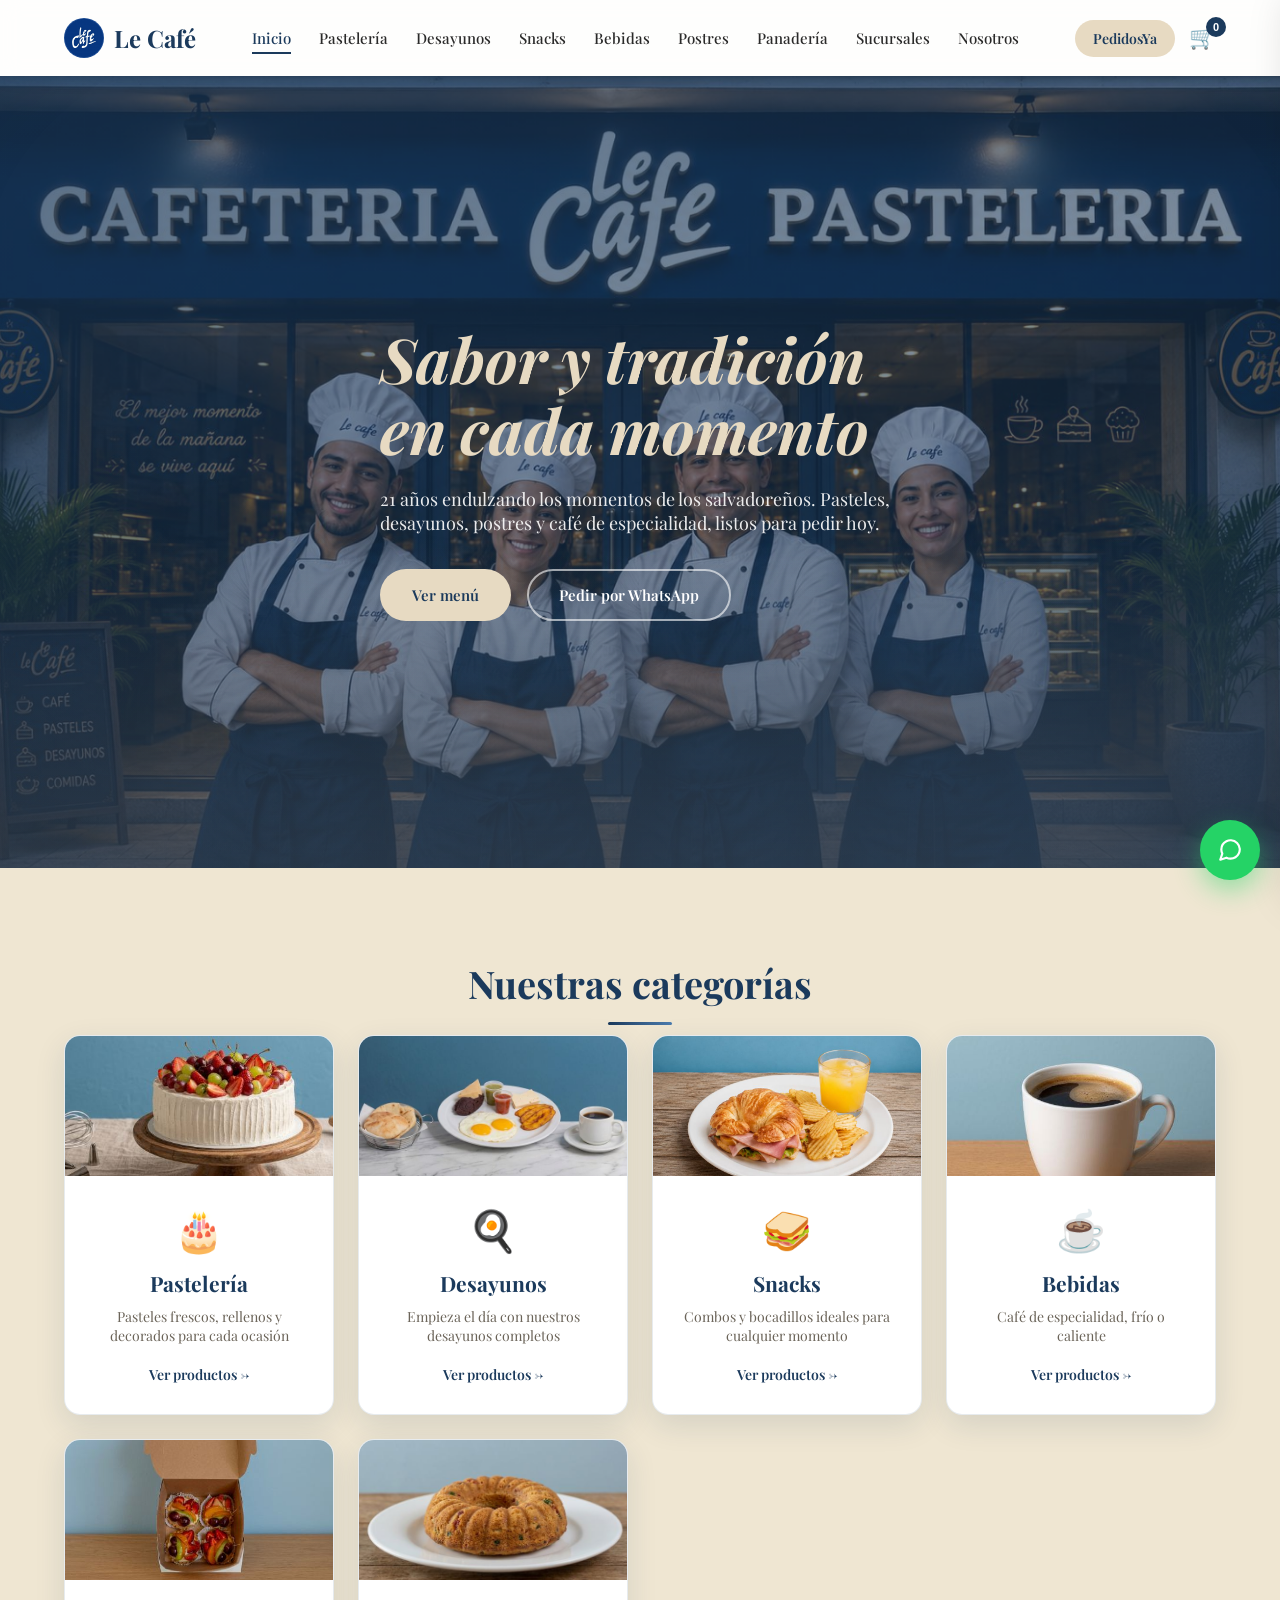
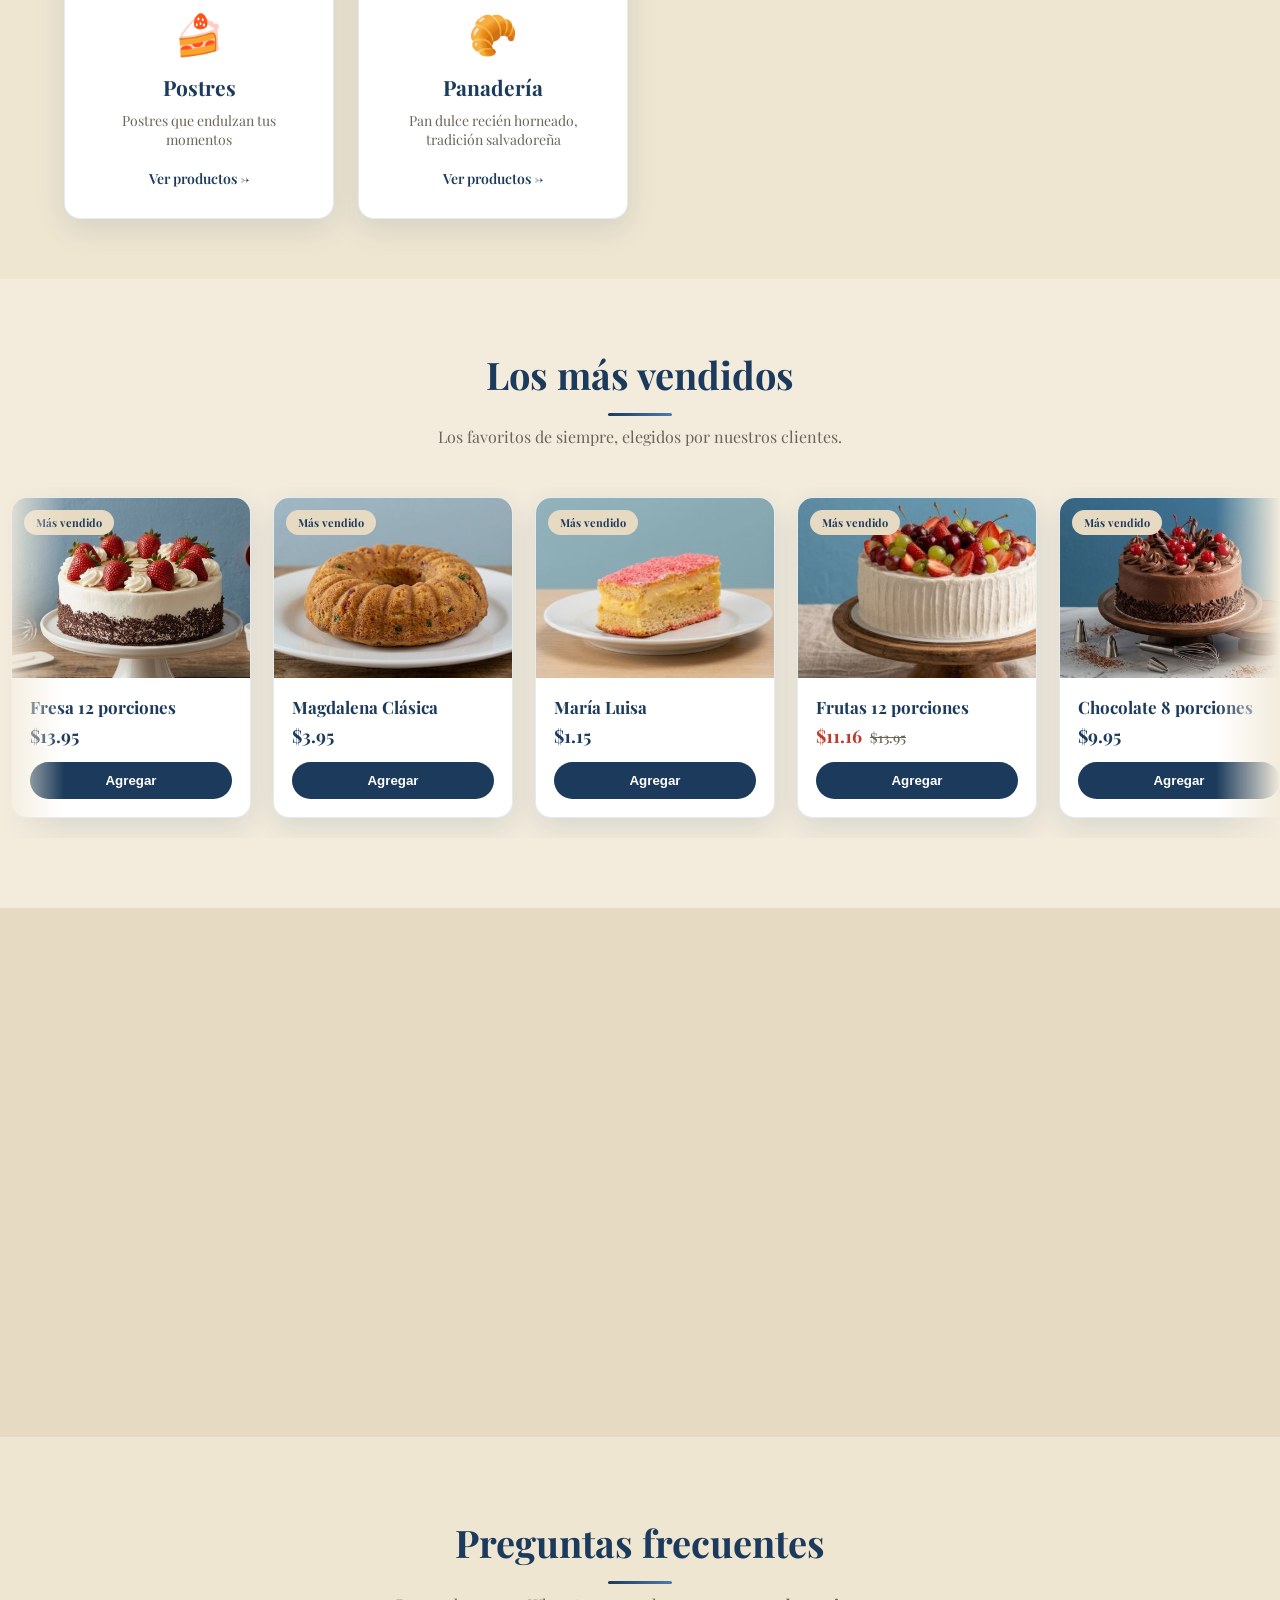
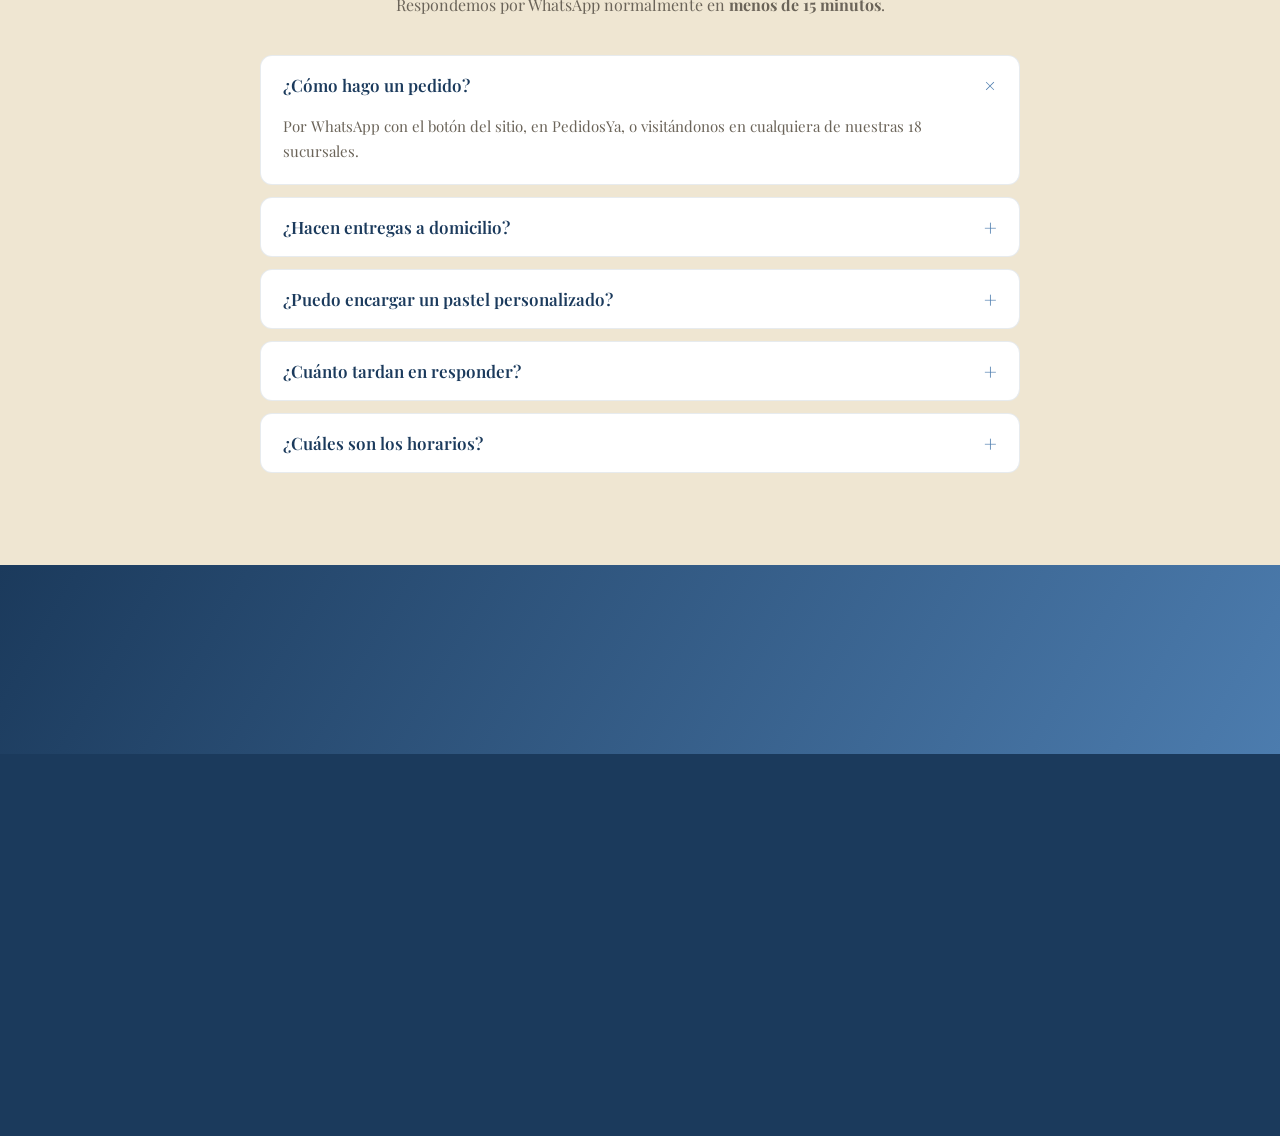
<file: docs/index.html>
<!DOCTYPE html>
<html lang="es">
<head>
<meta charset="UTF-8">
<meta name="viewport" content="width=device-width, initial-scale=1.0, viewport-fit=cover">
<title>Inicio | Le Café</title>
<meta name="description" content="Le Café: 21 años de pastelería y cafetería gourmet en El Salvador. Pasteles, desayunos, postres, pan dulce y café de especialidad. Pide por WhatsApp o PedidosYa.">
<link rel="preconnect" href="https://fonts.googleapis.com">
<link rel="preconnect" href="https://fonts.gstatic.com" crossorigin>
<link href="https://fonts.googleapis.com/css2?family=Playfair+Display:wght@400;500;600;700;800&display=swap" rel="stylesheet">
<link rel="stylesheet" href="assets/css/style.css?v=20260830-11">
<link rel="icon" type="image/jpeg" href="assets/img/logo.jpg">
<link rel="apple-touch-icon" href="assets/img/logo.jpg">
<script>const WHATSAPP_NUMERO = '50377487398';</script>
<link rel="canonical" href="https://edwinmarmol503-a11y.github.io/Le-Caf-/">
<meta name="robots" content="index,follow">
<meta property="og:type" content="website">
<meta property="og:site_name" content="Le Café">
<meta property="og:locale" content="es_SV">
<meta property="og:title" content="Inicio | Le Café">
<meta property="og:description" content="Le Café: 21 años de pastelería y cafetería gourmet en El Salvador. Pasteles, desayunos, postres, pan dulce y café de especialidad. Pide por WhatsApp o PedidosYa.">
<meta property="og:url" content="https://edwinmarmol503-a11y.github.io/Le-Caf-/">
<meta property="og:image" content="https://edwinmarmol503-a11y.github.io/Le-Caf-/assets/img/og.jpg?v=20260830-11">
<meta property="og:image:width" content="1200">
<meta property="og:image:height" content="630">
<meta name="twitter:card" content="summary_large_image">
<meta name="twitter:title" content="Inicio | Le Café">
<meta name="twitter:description" content="Le Café: 21 años de pastelería y cafetería gourmet en El Salvador. Pasteles, desayunos, postres, pan dulce y café de especialidad. Pide por WhatsApp o PedidosYa.">
<meta name="twitter:image" content="https://edwinmarmol503-a11y.github.io/Le-Caf-/assets/img/og.jpg?v=20260830-11">
<script type="application/ld+json">{"@context":"https://schema.org","@type":"Bakery","name":"Le Café","description":"Pastelería y cafetería gourmet con 21 años de trayectoria y 18 sucursales en El Salvador.","url":"https://edwinmarmol503-a11y.github.io/Le-Caf-/","logo":"https://edwinmarmol503-a11y.github.io/Le-Caf-/assets/img/logo.jpg","image":"https://edwinmarmol503-a11y.github.io/Le-Caf-/assets/img/og.jpg?v=20260830-11","telephone":"+503 7748-7398","priceRange":"$","servesCuisine":["Pastelería","Café","Desayunos","Postres"],"address":{"@type":"PostalAddress","streetAddress":"San Jacinto","addressLocality":"San Salvador","addressCountry":"SV"},"geo":{"@type":"GeoCoordinates","latitude":13.685,"longitude":-89.1913},"openingHours":"Mo-Su 07:00-20:00","sameAs":["https://www.facebook.com/lecafesv/","https://www.instagram.com/lecafesv/"],"hasMenu":"https://edwinmarmol503-a11y.github.io/Le-Caf-/","aggregateRating":{"@type":"AggregateRating","ratingValue":"4.67","reviewCount":"217"}}</script>
<script type="application/ld+json">{"@context":"https://schema.org","@type":"FAQPage","mainEntity":[{"@type":"Question","name":"¿Cómo hago un pedido?","acceptedAnswer":{"@type":"Answer","text":"Por WhatsApp con el botón del sitio, en PedidosYa, o visitándonos en cualquiera de nuestras 18 sucursales."}},{"@type":"Question","name":"¿Hacen entregas a domicilio?","acceptedAnswer":{"@type":"Answer","text":"Sí, a través de PedidosYa. Para pedidos por WhatsApp coordinamos el retiro en la sucursal más cercana o la entrega según disponibilidad."}},{"@type":"Question","name":"¿Puedo encargar un pastel personalizado?","acceptedAnswer":{"@type":"Answer","text":"Sí. Escríbenos por WhatsApp con la fecha, el tamaño (8, 12 o 25 porciones), el sabor y la dedicatoria. Recomendamos pedir con al menos 24 horas de anticipación."}},{"@type":"Question","name":"¿Cuánto tardan en responder?","acceptedAnswer":{"@type":"Answer","text":"Respondemos los mensajes de WhatsApp normalmente en menos de 15 minutos dentro del horario de atención."}},{"@type":"Question","name":"¿Cuáles son los horarios?","acceptedAnswer":{"@type":"Answer","text":"Varían según la sucursal. Puedes ver el horario de cada una en la página de Sucursales."}}]}</script>
</head>
<body>

<div id="preloader"><img class="preloader-logo" src="assets/img/logo.jpg" alt="Le Café"></div>

<header class="site-header" id="siteHeader">
    <div class="container header-inner">
        <a href="index.html" class="logo">
            <img src="assets/img/logo.jpg" alt="Le Café" class="logo-icon">
            <span class="logo-text">Le Café</span>
        </a>

        <nav class="main-nav" id="mainNav">
            <a href="index.html" class=" active">Inicio</a>
            <a href="categoria-pasteleria.html" class="">Pastelería</a>
            <a href="categoria-desayunos.html" class="">Desayunos</a>
            <a href="categoria-snacks.html" class="">Snacks</a>
            <a href="categoria-bebidas.html" class="">Bebidas</a>
            <a href="categoria-postres.html" class="">Postres</a>
            <a href="categoria-panaderia.html" class="">Panadería</a>
            <a href="sucursales.html" class="">Sucursales</a>
            <a href="nosotros.html" class="">Nosotros</a>
        </nav>

        <div class="header-actions">
            <a href="https://www.pedidosyasv.com.sv/restaurantes/san-salvador/le-cafe-san-jacinto-5153825f-bbc6-4fe4-978b-936264594c57-menu?origin=shop_list" target="_blank" rel="noopener" class="btn-pedidosya" title="Pedir en PedidosYa">
                <span>PedidosYa</span>
            </a>
            <button class="cart-toggle" id="cartToggle" title="Ver carrito">
                <span class="cart-icon">🛒</span>
                <span class="cart-badge" id="cartBadge">0</span>
            </button>
            <button class="menu-toggle" id="menuToggle" aria-label="Abrir menú" aria-expanded="false">
                <span></span><span></span><span></span>
            </button>
        </div>
    </div>
</header>

<div class="mobile-nav-overlay" id="mobileNavOverlay"></div>

<aside class="cart-drawer" id="cartDrawer">
    <div class="cart-drawer-header">
        <h3>Tu pedido</h3>
        <button id="cartClose" class="cart-close">&times;</button>
    </div>
    <div class="cart-drawer-body" id="cartBody">
        <p class="cart-empty">Tu carrito está vacío.</p>
    </div>
    <div class="cart-drawer-footer" id="cartFooter" style="display:none;">
        <div class="cart-total">
            <span>Total</span>
            <strong id="cartTotal">$0.00</strong>
        </div>
        <button class="btn-whatsapp-order" id="btnWhatsappOrder">
            <span class="wa-icon">📱</span> Enviar pedido por WhatsApp
        </button>
        <button class="btn-clear-cart" id="btnClearCart">Vaciar carrito</button>
        <p class="cart-note">Selecciona tu sucursal al enviar el mensaje por WhatsApp para confirmar el pedido.</p>
    </div>
</aside>
<div class="cart-overlay" id="cartOverlay"></div>
<section class="hero">
    <div class="hero-bg" style="background-image:linear-gradient(160deg,rgba(27,58,92,.75),rgba(27,58,92,.55) 55%,rgba(27,58,92,.75)),url(&#39;assets/img/inicio.jpg?v=20260830-11&#39;)"></div>
    <div class="container hero-content">
        <h1>Sabor y tradición<br>en cada <span>momento</span></h1>
        <p>21 años endulzando los momentos de los salvadoreños. Pasteles, desayunos, postres y café de especialidad, listos para pedir hoy.</p>
        <div class="hero-actions">
            <a href="#destacados" class="btn btn-primary">Ver menú</a>
            <a href="https://wa.me/50377487398?text=Hola%2C+quiero+hacer+un+pedido+en+Le+Caf%C3%A9" target="_blank" rel="noopener" class="btn btn-outline">Pedir por WhatsApp</a>
        </div>
    </div>
</section>

<section class="categorias-section">
    <div class="container">
        <h2 class="section-title reveal">Nuestras categorías</h2>
        <div class="categorias-grid">
            <a href="categoria-pasteleria.html" class="categoria-card reveal">
                <div class="categoria-card-img"><img src="assets/img/pastel-frutas.jpg" alt="Pastelería" loading="lazy"></div>
                <div class="categoria-card-body">
                    <span class="cat-icon">🎂</span>
                    <h3>Pastelería</h3>
                    <p>Pasteles frescos, rellenos y decorados para cada ocasión</p>
                    <span class="cat-arrow">Ver productos →</span>
                </div>
            </a>            <a href="categoria-desayunos.html" class="categoria-card reveal">
                <div class="categoria-card-img"><img src="assets/img/desayuno-tipico.jpg" alt="Desayunos" loading="lazy"></div>
                <div class="categoria-card-body">
                    <span class="cat-icon">🍳</span>
                    <h3>Desayunos</h3>
                    <p>Empieza el día con nuestros desayunos completos</p>
                    <span class="cat-arrow">Ver productos →</span>
                </div>
            </a>            <a href="categoria-snacks.html" class="categoria-card reveal">
                <div class="categoria-card-img"><img src="assets/img/combo-croissant-jamon-pollo-bebida.jpg" alt="Snacks" loading="lazy"></div>
                <div class="categoria-card-body">
                    <span class="cat-icon">🥪</span>
                    <h3>Snacks</h3>
                    <p>Combos y bocadillos ideales para cualquier momento</p>
                    <span class="cat-arrow">Ver productos →</span>
                </div>
            </a>            <a href="categoria-bebidas.html" class="categoria-card reveal">
                <div class="categoria-card-img"><img src="assets/img/cafe-americano-12oz.jpg" alt="Bebidas" loading="lazy"></div>
                <div class="categoria-card-body">
                    <span class="cat-icon">☕</span>
                    <h3>Bebidas</h3>
                    <p>Café de especialidad, frío o caliente</p>
                    <span class="cat-arrow">Ver productos →</span>
                </div>
            </a>            <a href="categoria-postres.html" class="categoria-card reveal">
                <div class="categoria-card-img"><img src="assets/img/caja-de-tartaletas.jpg" alt="Postres" loading="lazy"></div>
                <div class="categoria-card-body">
                    <span class="cat-icon">🍰</span>
                    <h3>Postres</h3>
                    <p>Postres que endulzan tus momentos</p>
                    <span class="cat-arrow">Ver productos →</span>
                </div>
            </a>            <a href="categoria-panaderia.html" class="categoria-card reveal">
                <div class="categoria-card-img"><img src="assets/img/magdalena-clasica.jpg" alt="Panadería" loading="lazy"></div>
                <div class="categoria-card-body">
                    <span class="cat-icon">🥐</span>
                    <h3>Panadería</h3>
                    <p>Pan dulce recién horneado, tradición salvadoreña</p>
                    <span class="cat-arrow">Ver productos →</span>
                </div>
            </a>
        </div>
    </div>
</section>

<section class="destacados-section" id="destacados">
    <div class="container">
        <h2 class="section-title reveal">Los más vendidos</h2>
        <p class="section-sub reveal">Los favoritos de siempre, elegidos por nuestros clientes.</p>
    </div>
    <div class="carousel-track-wrapper reveal">
        <div class="carousel-track" id="carouselTrack">
            <div class="producto-card carousel-card">
                <span class="badge badge-vendido">Más vendido</span>
                <img src="assets/img/pastel-fresa.jpg" alt="Fresa 12 porciones" loading="lazy">
                <div class="producto-info">
                    <h4>Fresa 12 porciones</h4>
                    <div class="producto-precio"><span>$13.95</span></div>
                    <button class="btn-agregar" data-id="fresa-12-porciones" data-nombre="Fresa 12 porciones" data-precio="13.95" data-imagen="assets/img/pastel-fresa.jpg">Agregar</button>
                </div>
            </div>            <div class="producto-card carousel-card">
                <span class="badge badge-vendido">Más vendido</span>
                <img src="assets/img/magdalena-clasica.jpg" alt="Magdalena Clásica" loading="lazy">
                <div class="producto-info">
                    <h4>Magdalena Clásica</h4>
                    <div class="producto-precio"><span>$3.95</span></div>
                    <button class="btn-agregar" data-id="magdalena-clasica" data-nombre="Magdalena Clásica" data-precio="3.95" data-imagen="assets/img/magdalena-clasica.jpg">Agregar</button>
                </div>
            </div>            <div class="producto-card carousel-card">
                <span class="badge badge-vendido">Más vendido</span>
                <img src="assets/img/maria-luisa.jpg" alt="María Luisa" loading="lazy">
                <div class="producto-info">
                    <h4>María Luisa</h4>
                    <div class="producto-precio"><span>$1.15</span></div>
                    <button class="btn-agregar" data-id="maria-luisa" data-nombre="María Luisa" data-precio="1.15" data-imagen="assets/img/maria-luisa.jpg">Agregar</button>
                </div>
            </div>            <div class="producto-card carousel-card">
                <span class="badge badge-vendido">Más vendido</span>
                <img src="assets/img/pastel-frutas.jpg" alt="Frutas 12 porciones" loading="lazy">
                <div class="producto-info">
                    <h4>Frutas 12 porciones</h4>
                    <div class="producto-precio"><span class="precio-oferta">$11.16</span><span class="precio-tachado">$13.95</span></div>
                    <button class="btn-agregar" data-id="frutas-12-porciones" data-nombre="Frutas 12 porciones" data-precio="11.16" data-imagen="assets/img/pastel-frutas.jpg">Agregar</button>
                </div>
            </div>            <div class="producto-card carousel-card">
                <span class="badge badge-vendido">Más vendido</span>
                <img src="assets/img/pastel-chocolate.jpg" alt="Chocolate 8 porciones" loading="lazy">
                <div class="producto-info">
                    <h4>Chocolate 8 porciones</h4>
                    <div class="producto-precio"><span>$9.95</span></div>
                    <button class="btn-agregar" data-id="chocolate-8-porciones" data-nombre="Chocolate 8 porciones" data-precio="9.95" data-imagen="assets/img/pastel-chocolate.jpg">Agregar</button>
                </div>
            </div>            <div class="producto-card carousel-card">
                <span class="badge badge-vendido">Más vendido</span>
                <img src="assets/img/desayuno-tipico.jpg" alt="Desayuno típico" loading="lazy">
                <div class="producto-info">
                    <h4>Desayuno típico</h4>
                    <div class="producto-precio"><span class="precio-oferta">$3.85</span><span class="precio-tachado">$5.50</span></div>
                    <button class="btn-agregar" data-id="desayuno-tipico" data-nombre="Desayuno típico" data-precio="3.85" data-imagen="assets/img/desayuno-tipico.jpg">Agregar</button>
                </div>
            </div>            <div class="producto-card carousel-card">
                <span class="badge badge-vendido">Más vendido</span>
                <img src="assets/img/caja-de-reposteria.jpg" alt="Caja de Repostería" loading="lazy">
                <div class="producto-info">
                    <h4>Caja de Repostería</h4>
                    <div class="producto-precio"><span>$10.00</span></div>
                    <button class="btn-agregar" data-id="caja-de-reposteria" data-nombre="Caja de Repostería" data-precio="10.00" data-imagen="assets/img/caja-de-reposteria.jpg">Agregar</button>
                </div>
            </div>            <div class="producto-card carousel-card">
                <span class="badge badge-vendido">Más vendido</span>
                <img src="assets/img/pastel-chocolate.jpg" alt="Chocolate 12 porciones" loading="lazy">
                <div class="producto-info">
                    <h4>Chocolate 12 porciones</h4>
                    <div class="producto-precio"><span class="precio-oferta">$11.95</span><span class="precio-tachado">$14.95</span></div>
                    <button class="btn-agregar" data-id="chocolate-12-porciones" data-nombre="Chocolate 12 porciones" data-precio="11.95" data-imagen="assets/img/pastel-chocolate.jpg">Agregar</button>
                </div>
            </div>            <div class="producto-card carousel-card">
                <span class="badge badge-vendido">Más vendido</span>
                <img src="assets/img/pastel-caramelo.jpg" alt="Caramelo 8 porciones" loading="lazy">
                <div class="producto-info">
                    <h4>Caramelo 8 porciones</h4>
                    <div class="producto-precio"><span class="precio-oferta">$7.00</span><span class="precio-tachado">$8.95</span></div>
                    <button class="btn-agregar" data-id="caramelo-8-porciones" data-nombre="Caramelo 8 porciones" data-precio="7.00" data-imagen="assets/img/pastel-caramelo.jpg">Agregar</button>
                </div>
            </div>            <div class="producto-card carousel-card">
                <span class="badge badge-vendido">Más vendido</span>
                <img src="assets/img/pastel-fresa.jpg" alt="Fresa 12 porciones" loading="lazy">
                <div class="producto-info">
                    <h4>Fresa 12 porciones</h4>
                    <div class="producto-precio"><span>$13.95</span></div>
                    <button class="btn-agregar" data-id="fresa-12-porciones" data-nombre="Fresa 12 porciones" data-precio="13.95" data-imagen="assets/img/pastel-fresa.jpg">Agregar</button>
                </div>
            </div>            <div class="producto-card carousel-card">
                <span class="badge badge-vendido">Más vendido</span>
                <img src="assets/img/magdalena-clasica.jpg" alt="Magdalena Clásica" loading="lazy">
                <div class="producto-info">
                    <h4>Magdalena Clásica</h4>
                    <div class="producto-precio"><span>$3.95</span></div>
                    <button class="btn-agregar" data-id="magdalena-clasica" data-nombre="Magdalena Clásica" data-precio="3.95" data-imagen="assets/img/magdalena-clasica.jpg">Agregar</button>
                </div>
            </div>            <div class="producto-card carousel-card">
                <span class="badge badge-vendido">Más vendido</span>
                <img src="assets/img/maria-luisa.jpg" alt="María Luisa" loading="lazy">
                <div class="producto-info">
                    <h4>María Luisa</h4>
                    <div class="producto-precio"><span>$1.15</span></div>
                    <button class="btn-agregar" data-id="maria-luisa" data-nombre="María Luisa" data-precio="1.15" data-imagen="assets/img/maria-luisa.jpg">Agregar</button>
                </div>
            </div>            <div class="producto-card carousel-card">
                <span class="badge badge-vendido">Más vendido</span>
                <img src="assets/img/pastel-frutas.jpg" alt="Frutas 12 porciones" loading="lazy">
                <div class="producto-info">
                    <h4>Frutas 12 porciones</h4>
                    <div class="producto-precio"><span class="precio-oferta">$11.16</span><span class="precio-tachado">$13.95</span></div>
                    <button class="btn-agregar" data-id="frutas-12-porciones" data-nombre="Frutas 12 porciones" data-precio="11.16" data-imagen="assets/img/pastel-frutas.jpg">Agregar</button>
                </div>
            </div>            <div class="producto-card carousel-card">
                <span class="badge badge-vendido">Más vendido</span>
                <img src="assets/img/pastel-chocolate.jpg" alt="Chocolate 8 porciones" loading="lazy">
                <div class="producto-info">
                    <h4>Chocolate 8 porciones</h4>
                    <div class="producto-precio"><span>$9.95</span></div>
                    <button class="btn-agregar" data-id="chocolate-8-porciones" data-nombre="Chocolate 8 porciones" data-precio="9.95" data-imagen="assets/img/pastel-chocolate.jpg">Agregar</button>
                </div>
            </div>            <div class="producto-card carousel-card">
                <span class="badge badge-vendido">Más vendido</span>
                <img src="assets/img/desayuno-tipico.jpg" alt="Desayuno típico" loading="lazy">
                <div class="producto-info">
                    <h4>Desayuno típico</h4>
                    <div class="producto-precio"><span class="precio-oferta">$3.85</span><span class="precio-tachado">$5.50</span></div>
                    <button class="btn-agregar" data-id="desayuno-tipico" data-nombre="Desayuno típico" data-precio="3.85" data-imagen="assets/img/desayuno-tipico.jpg">Agregar</button>
                </div>
            </div>            <div class="producto-card carousel-card">
                <span class="badge badge-vendido">Más vendido</span>
                <img src="assets/img/caja-de-reposteria.jpg" alt="Caja de Repostería" loading="lazy">
                <div class="producto-info">
                    <h4>Caja de Repostería</h4>
                    <div class="producto-precio"><span>$10.00</span></div>
                    <button class="btn-agregar" data-id="caja-de-reposteria" data-nombre="Caja de Repostería" data-precio="10.00" data-imagen="assets/img/caja-de-reposteria.jpg">Agregar</button>
                </div>
            </div>            <div class="producto-card carousel-card">
                <span class="badge badge-vendido">Más vendido</span>
                <img src="assets/img/pastel-chocolate.jpg" alt="Chocolate 12 porciones" loading="lazy">
                <div class="producto-info">
                    <h4>Chocolate 12 porciones</h4>
                    <div class="producto-precio"><span class="precio-oferta">$11.95</span><span class="precio-tachado">$14.95</span></div>
                    <button class="btn-agregar" data-id="chocolate-12-porciones" data-nombre="Chocolate 12 porciones" data-precio="11.95" data-imagen="assets/img/pastel-chocolate.jpg">Agregar</button>
                </div>
            </div>            <div class="producto-card carousel-card">
                <span class="badge badge-vendido">Más vendido</span>
                <img src="assets/img/pastel-caramelo.jpg" alt="Caramelo 8 porciones" loading="lazy">
                <div class="producto-info">
                    <h4>Caramelo 8 porciones</h4>
                    <div class="producto-precio"><span class="precio-oferta">$7.00</span><span class="precio-tachado">$8.95</span></div>
                    <button class="btn-agregar" data-id="caramelo-8-porciones" data-nombre="Caramelo 8 porciones" data-precio="7.00" data-imagen="assets/img/pastel-caramelo.jpg">Agregar</button>
                </div>
            </div>
        </div>
    </div>
</section>

<section class="sucursales-preview">
    <div class="container">
        <h2 class="section-title reveal">Nuestras sucursales</h2>
        <p class="section-sub reveal">18 sucursales listas para atenderte en todo El Salvador.</p>
        <div class="sucursales-grid">
            <div class="sucursal-card reveal">
                <h4>Centro Histórico</h4>
                <p class="sucursal-dir">📍 MRX5+GFR, San Salvador</p>
                <p class="sucursal-horario">🕒 Lun–Sáb 7:00 am–7:00 pm · Dom 7:00 am–6:00 pm</p>
                
            </div>            <div class="sucursal-card reveal">
                <h4>Plaza Barrios</h4>
                <p class="sucursal-dir">📍 2a Avenida Sur, San Salvador</p>
                <p class="sucursal-horario">🕒 Todos los días 9:00 am–7:00 pm</p>
                
            </div>            <div class="sucursal-card reveal">
                <h4>MetroSur</h4>
                <p class="sucursal-dir">📍 Metro Sur, Alameda Juan Pablo II, San Salvador</p>
                <p class="sucursal-horario">🕒 Todos los días 6:00 am–10:00 pm</p>
                
            </div>
        </div>
        <div class="center-cta reveal">
            <a href="sucursales.html" class="btn btn-primary">Ver todas las sucursales</a>
        </div>
    </div>
</section>

<section class="faq-section">
    <div class="container">
        <h2 class="section-title reveal">Preguntas frecuentes</h2>
        <p class="section-sub reveal">Respondemos por WhatsApp normalmente en <strong>menos de 15 minutos</strong>.</p>
        <div class="faq-list reveal">
            <details class="faq-item" open>
                <summary>¿Cómo hago un pedido?</summary>
                <p>Por WhatsApp con el botón del sitio, en PedidosYa, o visitándonos en cualquiera de nuestras 18 sucursales.</p>
            </details>
            <details class="faq-item">
                <summary>¿Hacen entregas a domicilio?</summary>
                <p>Sí, a través de PedidosYa. Para pedidos por WhatsApp coordinamos el retiro en la sucursal más cercana o la entrega según disponibilidad.</p>
            </details>
            <details class="faq-item">
                <summary>¿Puedo encargar un pastel personalizado?</summary>
                <p>Sí. Escríbenos por WhatsApp con la fecha, el tamaño (8, 12 o 25 porciones), el sabor y la dedicatoria. Recomendamos pedir con al menos 24 horas de anticipación.</p>
            </details>
            <details class="faq-item">
                <summary>¿Cuánto tardan en responder?</summary>
                <p>Respondemos los mensajes de WhatsApp normalmente en menos de 15 minutos dentro del horario de atención.</p>
            </details>
            <details class="faq-item">
                <summary>¿Cuáles son los horarios?</summary>
                <p>Varían según la sucursal. Puedes ver el horario de cada una en la página de Sucursales.</p>
            </details>
        </div>
    </div>
</section>

<section class="cta-banner reveal">
    <div class="container cta-banner-inner">
        <div>
            <h2>¿Antojo de algo dulce?</h2>
            <p>Haz tu pedido ahora por WhatsApp o a través de PedidosYa.</p>
        </div>
        <div class="cta-banner-actions">
            <a href="https://wa.me/50377487398?text=Hola%2C+quiero+hacer+un+pedido+en+Le+Caf%C3%A9" target="_blank" rel="noopener" class="btn btn-primary">Pedir por WhatsApp</a>
            <a href="https://www.pedidosyasv.com.sv/restaurantes/san-salvador/le-cafe-san-jacinto-5153825f-bbc6-4fe4-978b-936264594c57-menu?origin=shop_list" target="_blank" rel="noopener" class="btn btn-outline-light">Pedir en PedidosYa</a>
        </div>
    </div>
</section>

    <div class="fab" id="fab">
        <ul class="fab-list">
            <li>
                <a class="fab-item fab-item--pedidos" href="https://www.pedidosyasv.com.sv/restaurantes/san-salvador/le-cafe-san-jacinto-5153825f-bbc6-4fe4-978b-936264594c57-menu?origin=shop_list" target="_blank" rel="noopener">
                    <span class="fab-item-label">Pedir ya</span>
                    <span class="fab-item-icon" aria-hidden="true"><svg viewBox="0 0 24 24" width="20" height="20" fill="none" stroke="currentColor" stroke-width="2" stroke-linecap="round" stroke-linejoin="round"><path d="M6 2 3 6v14a2 2 0 0 0 2 2h14a2 2 0 0 0 2-2V6l-3-4z"/><path d="M3 6h18"/><path d="M16 10a4 4 0 0 1-8 0"/></svg></span>
                </a>
            </li>
            <li>
                <a class="fab-item fab-item--instagram" href="https://ig.me/m/lecafesv" target="_blank" rel="noopener">
                    <span class="fab-item-label">Instagram</span>
                    <span class="fab-item-icon" aria-hidden="true"><svg viewBox="0 0 24 24" width="20" height="20" fill="none" stroke="currentColor" stroke-width="2" stroke-linecap="round" stroke-linejoin="round"><rect x="2.5" y="2.5" width="19" height="19" rx="5.5"/><circle cx="12" cy="12" r="4.2"/><circle cx="17.6" cy="6.4" r="1.3" fill="currentColor" stroke="none"/></svg></span>
                </a>
            </li>
            <li>
                <a class="fab-item fab-item--facebook" href="https://m.me/lecafesv" target="_blank" rel="noopener">
                    <span class="fab-item-label">Facebook</span>
                    <span class="fab-item-icon" aria-hidden="true"><svg viewBox="0 0 24 24" width="21" height="21" fill="currentColor"><path d="M22 12c0-5.52-4.48-10-10-10S2 6.48 2 12c0 4.99 3.66 9.13 8.44 9.88v-6.99H7.9V12h2.54V9.8c0-2.5 1.49-3.89 3.78-3.89 1.09 0 2.24.2 2.24.2v2.46h-1.26c-1.24 0-1.63.77-1.63 1.56V12h2.78l-.44 2.89h-2.34v6.99C18.34 21.13 22 16.99 22 12z"/></svg></span>
                </a>
            </li>
            <li>
                <a class="fab-item fab-item--whatsapp" href="https://wa.me/50377487398?text=Hola%2C+me+gustar%C3%ADa+hacer+una+consulta+%F0%9F%98%8A" target="_blank" rel="noopener">
                    <span class="fab-item-label">WhatsApp</span>
                    <span class="fab-item-icon" aria-hidden="true"><svg viewBox="0 0 24 24" width="21" height="21" fill="currentColor"><path d="M12.04 2c-5.46 0-9.9 4.44-9.9 9.9 0 1.75.46 3.45 1.32 4.95L2 22l5.25-1.38a9.86 9.86 0 0 0 4.79 1.22c5.46 0 9.9-4.44 9.9-9.9S17.5 2 12.04 2zm5.8 14.16c-.24.68-1.42 1.3-1.95 1.35-.5.05-1.13.24-3.67-.77-3.1-1.22-5.08-4.4-5.24-4.6-.15-.2-1.25-1.66-1.25-3.17 0-1.5.79-2.24 1.07-2.55.28-.3.61-.38.81-.38.2 0 .41.01.59.01.19.01.44-.07.69.53.24.6.83 2.06.9 2.2.07.15.12.32.02.52-.1.2-.15.32-.29.5-.15.17-.31.39-.44.52-.15.15-.3.31-.13.6.17.3.76 1.25 1.63 2.02 1.12.99 2.06 1.3 2.36 1.45.3.15.47.13.64-.08.17-.2.74-.86.94-1.16.2-.3.4-.25.67-.15.27.1 1.71.81 2 .96.3.15.5.22.57.34.07.13.07.73-.17 1.41z"/></svg></span>
                </a>
            </li>
        </ul>
        <button class="fab-toggle" id="fabToggle" type="button" aria-label="Abrir opciones de contacto" aria-expanded="false" aria-controls="fab">
            <svg class="fab-i fab-i-chat" viewBox="0 0 24 24" width="26" height="26" fill="none" stroke="currentColor" stroke-width="2" stroke-linecap="round" stroke-linejoin="round" aria-hidden="true"><path d="M21 11.5a8.38 8.38 0 0 1-.9 3.8 8.5 8.5 0 0 1-7.6 4.7 8.38 8.38 0 0 1-3.8-.9L3 21l1.9-5.7a8.38 8.38 0 0 1-.9-3.8 8.5 8.5 0 0 1 4.7-7.6 8.38 8.38 0 0 1 3.8-.9h.5a8.48 8.48 0 0 1 8 8v.5z"/></svg>
            <svg class="fab-i fab-i-close" viewBox="0 0 24 24" width="24" height="24" fill="none" stroke="currentColor" stroke-width="2.4" stroke-linecap="round" stroke-linejoin="round" aria-hidden="true"><path d="M18 6 6 18M6 6l12 12"/></svg>
        </button>
    </div>

    <div class="mobile-cta">
        <a href="#destacados" class="mcta-menu">Ver menú</a>
        <a href="https://wa.me/50377487398?text=Hola%2C+quiero+hacer+un+pedido+en+Le+Caf%C3%A9" target="_blank" rel="noopener" class="mcta-wa">Pedir por WhatsApp</a>
    </div>

    <footer class="site-footer">
        <div class="container footer-grid">
            <div class="footer-brand">
                <div class="logo footer-logo">
                    <img class="logo-icon" src="assets/img/logo.jpg" alt="Le Café">
                    <span class="logo-text">Le Café</span>
                </div>
                <p>21 años endulzando los momentos de los salvadoreños</p>
                <div class="footer-social">
                    <a href="https://www.facebook.com/lecafesv/" target="_blank" rel="noopener" title="Facebook">Facebook</a>
                    <a href="https://www.instagram.com/lecafesv/" target="_blank" rel="noopener" title="Instagram">Instagram</a>
                    <a href="https://wa.me/50377487398" target="_blank" rel="noopener" title="WhatsApp">WhatsApp</a>
                    <a href="https://www.pedidosyasv.com.sv/restaurantes/san-salvador/le-cafe-san-jacinto-5153825f-bbc6-4fe4-978b-936264594c57-menu?origin=shop_list" target="_blank" rel="noopener" title="PedidosYa">PedidosYa</a>
                </div>
            </div>

            <div class="footer-col">
                <h4>Menú</h4>
                <a href="categoria-pasteleria.html">Pastelería</a>
                <a href="categoria-desayunos.html">Desayunos</a>
                <a href="categoria-snacks.html">Snacks</a>
                <a href="categoria-bebidas.html">Bebidas</a>
                <a href="categoria-postres.html">Postres</a>
                <a href="categoria-panaderia.html">Panadería</a>
            </div>

            <div class="footer-col">
                <h4>Le Café</h4>
                <a href="nosotros.html">Nosotros</a>
                <a href="sucursales.html">Sucursales</a>
                <a href="https://www.pedidosyasv.com.sv/restaurantes/san-salvador/le-cafe-san-jacinto-5153825f-bbc6-4fe4-978b-936264594c57-menu?origin=shop_list" target="_blank" rel="noopener">Pedir en PedidosYa</a>
                <a href="privacidad.html">Política de privacidad</a>
            </div>

            <div class="footer-col">
                <h4>Contacto</h4>
                <a href="https://wa.me/50377487398" target="_blank" rel="noopener">+503 7748-7398</a>
                <a href="https://www.facebook.com/lecafesv/" target="_blank" rel="noopener">@lecafesv</a>
            </div>
        </div>
        <div class="footer-bottom">
            <p>&copy; 2026 Le Café — Pastelería y Cafetería Gourmet. Todos los derechos reservados. <a href="privacidad.html" class="footer-priv">Política de privacidad</a> <a href="panel/?v=11" class="admin-access-link" title="Panel" aria-label="Panel">&bull;</a></p>
        </div>
    </footer>

<script src="assets/js/data-render.js?v=20260830-11"></script>
<script src="assets/js/anim.js?v=20260830-11"></script>
<script src="assets/js/main.js?v=20260830-11"></script>
</body>
</html>
</file>
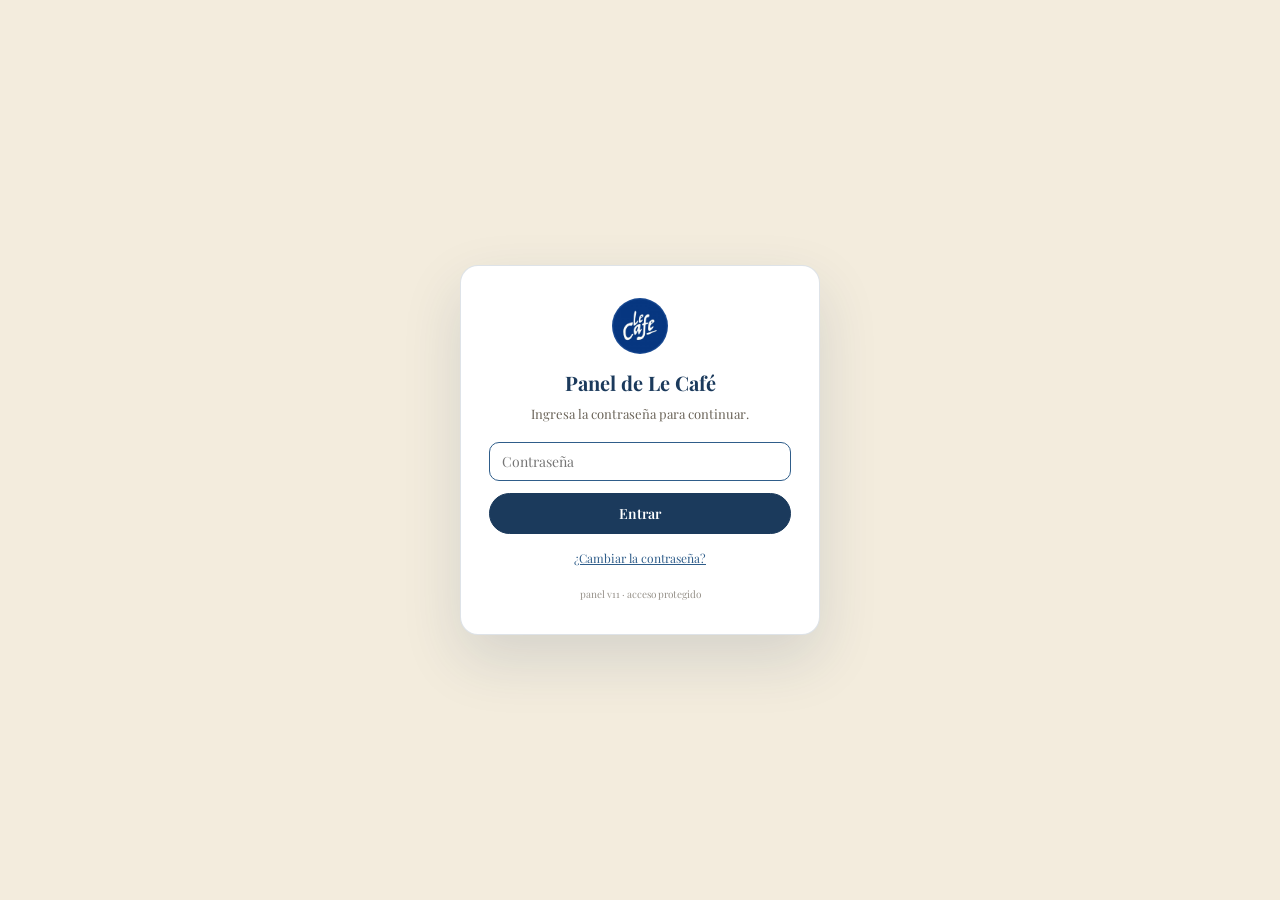
<file: docs/panel/index.html>
<!DOCTYPE html>
<html lang="es">
<head>
<meta charset="UTF-8">
<meta name="viewport" content="width=device-width, initial-scale=1.0">
<meta http-equiv="Cache-Control" content="no-store, must-revalidate">
<meta http-equiv="Pragma" content="no-cache">
<meta name="robots" content="noindex, nofollow">
<title>Panel · Le Café</title>
<link href="https://fonts.googleapis.com/css2?family=Playfair+Display:wght@400;500;600;700;800&display=swap" rel="stylesheet">
<style>
  :root{
    --azul:#1B3A5C; --azul-claro:#2F5D8A; --beige:#E7DAC2; --beige-medio:#EFE6D2;
    --beige-claro:#F3ECDD; --blanco:#fff; --texto:#2A2A2A; --suave:#6B6459;
    --linea:rgba(27,58,92,.14); --ok:#2e7d32; --alerta:#C0392B; --radio:14px;
    --f:'Playfair Display',serif;
  }
  *{box-sizing:border-box;margin:0;padding:0}
  body{font-family:var(--f);color:var(--texto);background:var(--beige-claro);line-height:1.5;overflow-x:hidden}
  img{max-width:100%;display:block}
  a{color:var(--azul-claro)}
  .wrap{max-width:1060px;margin:0 auto;padding:24px 20px 80px}

  header.top{display:flex;align-items:center;gap:14px;flex-wrap:wrap;margin-bottom:8px}
  header.top img{width:46px;height:46px;border-radius:50%}
  header.top h1{font-size:24px;color:var(--azul);font-weight:700}
  header.top .sub{font-size:13px;color:var(--suave)}
  .bar{margin-left:auto;display:flex;gap:8px;flex-wrap:wrap}

  .btn{font-family:var(--f);font-weight:600;font-size:14px;border:1.5px solid var(--azul);
    background:var(--azul);color:#fff;padding:10px 18px;border-radius:50px;cursor:pointer;
    transition:transform .15s ease,box-shadow .15s ease,background .15s ease}
  .btn:hover{transform:translateY(-1px);box-shadow:0 8px 20px rgba(27,58,92,.18)}
  .btn.ghost{background:transparent;color:var(--azul)}
  .btn.sm{padding:6px 12px;font-size:13px}
  .btn.danger{border-color:var(--alerta);background:transparent;color:var(--alerta)}
  .btn.danger:hover{background:var(--alerta);color:#fff}
  .btn.ok{border-color:var(--ok);background:var(--ok)}

  .tabs{display:flex;gap:6px;flex-wrap:wrap;margin:22px 0 18px;border-bottom:1px solid var(--linea)}
  .tab{padding:10px 18px;border:none;background:none;font-family:var(--f);font-weight:600;
    font-size:15px;color:var(--suave);cursor:pointer;border-bottom:3px solid transparent;margin-bottom:-1px}
  .tab.active{color:var(--azul);border-color:var(--azul)}
  .panel{display:none}
  .panel.active{display:block;animation:fade .25s ease}
  @keyframes fade{from{opacity:0;transform:translateY(6px)}}

  .card{background:var(--blanco);border:1px solid var(--linea);border-radius:var(--radio);
    padding:18px;margin-bottom:14px}
  .row{display:flex;gap:14px;align-items:flex-start;flex-wrap:wrap}
  .row>*{flex:1 1 220px;min-width:0}
  label{display:block;font-size:12px;font-weight:600;color:var(--suave);
    text-transform:uppercase;letter-spacing:.05em;margin-bottom:5px}
  input,select,textarea{width:100%;font-family:var(--f);font-size:14px;padding:9px 12px;
    border:1.5px solid var(--linea);border-radius:10px;background:#fff;color:var(--texto)}
  input:focus,select:focus,textarea:focus{outline:none;border-color:var(--azul-claro)}
  textarea{min-height:64px;resize:vertical}
  .hint{font-size:12px;color:var(--suave);margin-top:4px}

  table{width:100%;border-collapse:collapse;font-size:14px}
  th,td{text-align:left;padding:9px 10px;border-bottom:1px solid var(--linea);vertical-align:middle}
  th{font-size:12px;text-transform:uppercase;letter-spacing:.05em;color:var(--suave)}
  tr:hover td{background:var(--beige-claro)}
  .thumb{width:44px;height:44px;flex:0 0 44px;object-fit:cover;border-radius:8px;background:var(--beige-medio)}
  .tag{display:inline-block;font-size:11px;font-weight:700;padding:3px 9px;border-radius:50px;
    background:var(--beige);color:var(--azul)}
  .tag.off{background:#f2d7d3;color:var(--alerta)}
  .muted{color:var(--suave)}
  .price-off{color:var(--alerta);font-weight:700}
  .strike{text-decoration:line-through;color:var(--suave);font-size:.9em}

  .toolbar{display:flex;gap:10px;flex-wrap:wrap;align-items:center;margin-bottom:14px}
  .toolbar input[type=search]{max-width:280px}
  .grid-list{overflow-x:auto}

  .modal-bg{position:fixed;inset:0;background:rgba(16,28,44,.5);display:none;
    align-items:flex-start;justify-content:center;padding:30px 16px;z-index:50;overflow-y:auto}
  .modal-bg.open{display:flex}
  .modal{background:#fff;border-radius:18px;max-width:640px;width:100%;padding:26px}
  .modal h3{font-size:20px;color:var(--azul);margin-bottom:16px}
  .modal .row{margin-bottom:14px}
  .modal-actions{display:flex;gap:10px;justify-content:flex-end;margin-top:8px}

  .notice{background:var(--beige-medio);border:1px solid var(--linea);border-radius:var(--radio);
    padding:16px 18px;font-size:14px;margin-bottom:18px}
  .notice b{color:var(--azul)}
  .steps{margin:8px 0 0 18px}
  .steps li{margin-bottom:4px}

  .status{position:fixed;left:50%;bottom:22px;transform:translateX(-50%) translateY(120%);
    background:var(--azul);color:#fff;padding:12px 22px;border-radius:50px;font-size:14px;
    font-weight:600;box-shadow:0 10px 30px rgba(0,0,0,.25);transition:transform .35s cubic-bezier(.16,1,.3,1);z-index:80}
  .status.show{transform:translateX(-50%) translateY(0)}

  .imgprev{width:100%;height:120px;object-fit:cover;border-radius:10px;background:var(--beige-medio);border:1px solid var(--linea)}
  .imgprev:not([src]),.imgprev[src=""]{display:none}
  .filebox{border:1.5px dashed var(--linea);border-radius:12px;padding:14px;text-align:center;font-size:13px;color:var(--suave)}
  .kbd{font-family:ui-monospace,monospace;background:var(--beige);padding:2px 6px;border-radius:5px;font-size:12px}
  @media(max-width:640px){ header.top .bar{margin-left:0;width:100%} }

  /* --- Pantalla de acceso --- */
  body.locked{overflow:hidden}
  body.locked .wrap{display:none}
  .lock{position:fixed;inset:0;z-index:200;background:var(--beige-claro);
    display:flex;align-items:center;justify-content:center;padding:24px}
  .lock-box{background:#fff;border:1px solid var(--linea);border-radius:18px;
    padding:32px 28px;max-width:360px;width:100%;text-align:center;
    box-shadow:0 24px 60px rgba(27,58,92,.14)}
  .lock-logo{width:56px;height:56px;border-radius:50%;margin:0 auto 14px;display:block}
  .lock-box h2{font-size:20px;color:var(--azul);margin-bottom:6px}
  .lock-sub{font-size:13px;color:var(--suave);margin-bottom:18px}
  .lock-box input{margin-bottom:12px}
  .lock-box>.btn{width:100%}
  .lock-err{color:var(--alerta);font-size:13px;margin-top:10px}
  .lock-link{background:none;border:none;color:var(--azul-claro);font-family:var(--f);
    font-size:12px;cursor:pointer;margin-top:16px;text-decoration:underline}
  .lock-change{margin-top:14px;text-align:left;border-top:1px solid var(--linea);padding-top:14px}
  .lock-change code{display:block;background:var(--beige-claro);padding:10px;border-radius:8px;
    font-size:11px;word-break:break-all;margin-top:8px;font-family:ui-monospace,monospace;color:var(--texto)}
  .lock-hint{font-size:12px;color:var(--suave);margin-top:10px}

  /* --- Aviso de publicación tras "Descargar cambios" --- */
  .publish-note{background:#fff8e6;border:1px solid #e8c96b;border-radius:var(--radio);
    padding:14px 16px;font-size:13.5px;margin-bottom:14px;display:none}
  .publish-note.show{display:block}
  .publish-note b{color:var(--azul)}
</style>
</head>
<body class="locked">

<div id="lockScreen" class="lock">
  <form class="lock-box" id="lockForm" autocomplete="off">
    <img src="../assets/img/logo.jpg" alt="" class="lock-logo" onerror="this.style.display='none'">
    <h2>Panel de Le Café</h2>
    <p class="lock-sub">Ingresa la contraseña para continuar.</p>
    <input type="password" id="lockPass" placeholder="Contraseña" autocomplete="new-password" autofocus required>
    <button class="btn" type="submit">Entrar</button>
    <p class="lock-err" id="lockErr" hidden>Contraseña incorrecta.</p>
    <button type="button" class="lock-link" id="lockChange">¿Cambiar la contraseña?</button>
    <div class="lock-change" id="lockChangeBox" hidden>
      <input type="password" id="lockNew" placeholder="Nueva contraseña" autocomplete="new-password">
      <button type="button" class="btn ghost sm" id="lockGen">Generar código</button>
      <p class="lock-hint">Copia esta línea y reemplaza la que empieza con <span class="kbd">const PASS_SHA256</span> dentro de <span class="kbd">docs/panel/index.html</span>, luego sube el archivo:</p>
      <code id="lockHash"></code>
    </div>
    <p style="font-size:10px;color:var(--suave);opacity:.7;margin-top:18px">panel v11 · acceso protegido</p>
  </form>
</div>

<div class="wrap">

  <header class="top">
    <img src="../assets/img/logo.jpg" alt="" onerror="this.style.display='none'">
    <div>
      <h1>Panel de Le Café</h1>
      <div class="sub">Editar productos, ofertas, sucursales y datos del sitio — sin base de datos</div>
    </div>
    <div class="bar">
      <button class="btn ghost sm" id="btnLoad">Cargar archivos…</button>
      <button class="btn ok" id="btnExport">Descargar cambios</button>
    </div>
  </header>

  <div class="notice">
    <b>Cómo funciona.</b> Todo se guarda solo en este navegador mientras editas.
    Cuando termines, pulsa <b>Descargar cambios</b>: se bajan los archivos <span class="kbd">.json</span> modificados.
    <ol class="steps">
      <li>Sube esos archivos a GitHub dentro de <span class="kbd">docs/data/</span> (reemplazando los que están).</li>
      <li>Si agregaste fotos nuevas, súbelas también a <span class="kbd">docs/assets/img/</span> con el mismo nombre que pusiste aquí.</li>
      <li>En 1–2 minutos el sitio se actualiza solo.</li>
    </ol>
    <p style="margin:10px 0 0;font-size:13px"><b>Importante:</b> el cambio <u>no se ve en el sitio</u> hasta que subas el <span class="kbd">.json</span> descargado a GitHub. El panel solo prepara el archivo.</p>
  </div>

  <div class="publish-note" id="publishNote">
    <b>Archivos descargados.</b> Ahora entra a tu repositorio en GitHub → carpeta <span class="kbd">docs/data/</span> →
    <b>Add file ▸ Upload files</b> → arrastra los <span class="kbd">.json</span> que se acaban de bajar (reemplazan los que hay) →
    <b>Commit changes</b>. En 1–2 minutos se ve en el sitio.
  </div>

  <div class="tabs">
    <button class="tab active" data-p="productos">Productos</button>
    <button class="tab" data-p="destacados">Más vendidos</button>
    <button class="tab" data-p="sucursales">Sucursales</button>
    <button class="tab" data-p="config">Configuración</button>
  </div>

  <!-- PRODUCTOS -->
  <section class="panel active" id="p-productos">
    <div class="toolbar">
      <button class="btn" id="addProd">+ Nuevo producto</button>
      <select id="fCat"><option value="">Todas las categorías</option></select>
      <input type="search" id="fSearch" placeholder="Buscar por nombre…">
      <span class="muted" id="prodCount"></span>
    </div>
    <div class="grid-list">
      <table>
        <thead><tr><th></th><th>Producto</th><th>Categoría</th><th>Precio</th><th>Estado</th><th></th></tr></thead>
        <tbody id="prodBody"></tbody>
      </table>
    </div>
  </section>

  <!-- DESTACADOS -->
  <section class="panel" id="p-destacados">
    <div class="notice" style="margin-bottom:14px">
      Marca los productos que salen en el carrusel <b>“Los más vendidos”</b> de la página de inicio.
    </div>
    <div class="card"><div id="destList"></div></div>
  </section>

  <!-- SUCURSALES -->
  <section class="panel" id="p-sucursales">
    <div class="toolbar">
      <button class="btn" id="addSuc">+ Nueva sucursal</button>
      <span class="muted" id="sucCount"></span>
    </div>
    <div id="sucList"></div>
  </section>

  <!-- CONFIG -->
  <section class="panel" id="p-config">
    <div class="card">
      <div class="row" style="margin-bottom:14px">
        <div><label>Número de WhatsApp (con código país, sin +)</label>
          <input id="cWa" placeholder="50377487398"><div class="hint">Se usa en todos los botones de WhatsApp del sitio.</div></div>
        <div><label>Texto / lema del sitio</label><input id="cTag"></div>
      </div>
      <div class="row" style="margin-bottom:14px">
        <div><label>Link de PedidosYa</label><input id="cPed"></div>
      </div>
      <div class="row" style="margin-bottom:14px">
        <div><label>Facebook (perfil)</label><input id="cFb"></div>
        <div><label>Instagram (perfil)</label><input id="cIg"></div>
      </div>
      <div class="row">
        <div><label>Messenger — enviar mensaje directo</label><input id="cMsn" placeholder="https://m.me/lecafesv"></div>
        <div><label>Instagram — enviar mensaje directo</label><input id="cIgdm" placeholder="https://ig.me/m/lecafesv"></div>
      </div>
      <div class="row" style="margin-top:14px">
        <div><label>URL del sitio publicado</label><input id="cUrl" placeholder="https://usuario.github.io/repo">
          <div class="hint">Se usa en los enlaces canónicos y el sitemap.</div></div>
        <div><label>ID de Google Analytics (opcional)</label><input id="cGa" placeholder="G-XXXXXXXXXX">
          <div class="hint">Déjalo vacío para no cargar Analytics.</div></div>
      </div>
    </div>

    <div class="card">
      <b style="color:var(--azul)">Imágenes de cabecera</b>
      <p class="hint" style="margin:4px 0 14px">Nombre del archivo (debe estar en <span class="kbd">docs/assets/img/</span>). La foto grande de fondo de cada página.</p>
      <div class="row" style="margin-bottom:14px">
        <div><label>Inicio (hero)</label><input id="cHero" placeholder="inicio.jpg"></div>
      </div>
      <div id="catHeaders"></div>
    </div>
  </section>
</div>

<!-- MODAL PRODUCTO -->
<div class="modal-bg" id="prodModal">
  <div class="modal">
    <h3 id="pmTitle">Producto</h3>
    <div class="row">
      <div style="flex:2"><label>Nombre</label><input id="pmNombre"></div>
      <div><label>Categoría</label><select id="pmCat"></select></div>
    </div>
    <div class="row">
      <div><label>Subcategoría (opcional)</label><input id="pmSub" list="subList" placeholder="ej. 12 porciones">
        <datalist id="subList"></datalist></div>
      <div><label>Badge (opcional)</label><input id="pmBadge" list="badgeList" placeholder="ej. Más vendido">
        <datalist id="badgeList"><option value="Más vendido"></option></datalist></div>
    </div>
    <div class="row">
      <div><label>Precio normal ($)</label><input id="pmPrecio" inputmode="decimal" placeholder="8.95"></div>
      <div><label>Precio oferta ($) — dejar vacío si no hay</label><input id="pmOferta" inputmode="decimal" placeholder=""></div>
    </div>
    <div class="row">
      <div><label>Descripción</label><textarea id="pmDesc"></textarea></div>
    </div>
    <div class="row">
      <div style="flex:2">
        <label>Imagen — nombre del archivo</label>
        <input id="pmImg" placeholder="pastel-fresa.jpg">
        <div class="hint">Solo el nombre. El archivo debe existir (o subirse) en <span class="kbd">docs/assets/img/</span>.</div>
        <div class="filebox" id="pmDrop" style="margin-top:8px">Arrastra aquí la foto para ver una vista previa y copiar su nombre</div>
      </div>
      <div><label>Vista previa</label><img id="pmPrev" class="imgprev" alt=""></div>
    </div>
    <div class="row">
      <div><label>Disponible</label>
        <select id="pmDisp"><option value="1">Sí — visible en el sitio</option><option value="0">No — oculto</option></select>
      </div>
      <div><label>Identificador (slug)</label><input id="pmSlug"><div class="hint">Se genera del nombre. Cámbialo solo si sabes lo que haces.</div></div>
    </div>
    <div class="modal-actions">
      <button class="btn ghost" data-close>Cancelar</button>
      <button class="btn" id="pmSave">Guardar producto</button>
    </div>
  </div>
</div>

<!-- MODAL SUCURSAL -->
<div class="modal-bg" id="sucModal">
  <div class="modal">
    <h3 id="smTitle">Sucursal</h3>
    <div class="row"><div style="flex:2"><label>Nombre</label><input id="smNombre"></div>
      <div><label>Teléfono (opcional)</label><input id="smTel"></div></div>
    <div class="row"><div><label>Dirección</label><input id="smDir"></div></div>
    <div class="row"><div><label>Horario</label><input id="smHor" placeholder="Lun–Sáb 7:00 am–7:00 pm"></div></div>
    <div class="modal-actions">
      <button class="btn ghost" data-close>Cancelar</button>
      <button class="btn" id="smSave">Guardar sucursal</button>
    </div>
  </div>
</div>

<input type="file" id="fileLoader" accept=".json" multiple hidden>
<div class="status" id="status"></div>

<script>
const LS = 'lecafe_panel_v1';
const DATA_DIR = '../data/';
const FILES = ['categorias','productos','destacados','sucursales','config'];
let db = { categorias:[], productos:[], destacados:[], sucursales:[], config:{} };
let dirty = new Set();

/* ---------- utilidades ---------- */
const $ = s => document.querySelector(s);
const $$ = s => [...document.querySelectorAll(s)];
const esc = s => (s==null?'':String(s)).replace(/[&<>"']/g,c=>({'&':'&amp;','<':'&lt;','>':'&gt;','"':'&quot;',"'":'&#39;'}[c]));
const money = n => '$' + (Number(n)||0).toFixed(2);
const slugify = s => (s||'').toLowerCase().normalize('NFD').replace(/[̀-ͯ]/g,'')
  .replace(/[^a-z0-9]+/g,'-').replace(/^-|-$/g,'');
function toast(msg){ const s=$('#status'); s.textContent=msg; s.classList.add('show');
  clearTimeout(toast._t); toast._t=setTimeout(()=>s.classList.remove('show'),2200); }
function markDirty(name){ dirty.add(name); persist(); }
function persist(){ try{ localStorage.setItem(LS, JSON.stringify({db,dirty:[...dirty]})); }catch(e){} }

/* ---------- carga ---------- */
async function boot(){
  const saved = (()=>{ try{ return JSON.parse(localStorage.getItem(LS)); }catch(e){ return null; } })();
  if (saved && saved.db && saved.db.productos && saved.db.productos.length){
    db = saved.db; dirty = new Set(saved.dirty||[]);
    toast('Recuperado lo que estabas editando');
  } else {
    let ok = true;
    for (const f of FILES){
      try{ const r = await fetch(DATA_DIR+f+'.json',{cache:'no-store'}); if(!r.ok) throw 0; db[f] = await r.json(); }
      catch(e){ ok = false; }
    }
    if (!ok){
      toast('No pude leer los .json — usa “Cargar archivos…”');
    }
  }
  renderAll();
}

/* ---------- tabs ---------- */
$$('.tab').forEach(t=>t.addEventListener('click',()=>{
  $$('.tab').forEach(x=>x.classList.remove('active')); t.classList.add('active');
  $$('.panel').forEach(p=>p.classList.remove('active'));
  $('#p-'+t.dataset.p).classList.add('active');
}));

/* ---------- render principal ---------- */
function renderAll(){ fillCatSelects(); renderProductos(); renderDestacados(); renderSucursales(); renderConfig(); }

function fillCatSelects(){
  const opts = db.categorias.map(c=>`<option value="${esc(c.slug)}">${esc(c.nombre)}</option>`).join('');
  $('#fCat').innerHTML = '<option value="">Todas las categorías</option>'+opts;
  $('#pmCat').innerHTML = opts;
  $('#subList').innerHTML = [...new Set(db.productos.map(p=>p.subcategoria).filter(Boolean))]
    .map(s=>`<option value="${esc(s)}">`).join('');
}

/* ===== PRODUCTOS ===== */
function renderProductos(){
  const cat = $('#fCat').value, q = $('#fSearch').value.trim().toLowerCase();
  const list = db.productos.filter(p=>(!cat||p.categoria===cat)&&(!q||p.nombre.toLowerCase().includes(q)));
  $('#prodCount').textContent = list.length + ' de ' + db.productos.length;
  $('#prodBody').innerHTML = list.map(p=>{
    const i = db.productos.indexOf(p);
    const price = p.precio_oferta
      ? `<span class="price-off">${money(p.precio_oferta)}</span> <span class="strike">${money(p.precio)}</span>`
      : money(p.precio);
    const cn = (db.categorias.find(c=>c.slug===p.categoria)||{}).nombre || p.categoria;
    return `<tr>
      <td><img class="thumb" src="../assets/img/${esc((p.imagen||'').replace(/^.*\//,''))}" alt="" onerror="this.style.visibility='hidden'"></td>
      <td><b>${esc(p.nombre)}</b>${p.subcategoria?`<br><span class="muted">${esc(p.subcategoria)}</span>`:''}</td>
      <td>${esc(cn)}</td>
      <td>${price}</td>
      <td>${p.disponible?'<span class="tag">Visible</span>':'<span class="tag off">Oculto</span>'}${p.badge?` <span class="tag">${esc(p.badge)}</span>`:''}</td>
      <td style="white-space:nowrap;text-align:right">
        <button class="btn ghost sm" onclick="editProd(${i})">Editar</button>
        <button class="btn danger sm" onclick="delProd(${i})">Borrar</button>
      </td></tr>`;
  }).join('') || `<tr><td colspan="6" class="muted" style="padding:26px;text-align:center">Sin productos</td></tr>`;
}
$('#fCat').addEventListener('change',renderProductos);
$('#fSearch').addEventListener('input',renderProductos);

let editIdx = -1;
function openProd(){ $('#prodModal').classList.add('open'); }
function closeProd(){ $('#prodModal').classList.remove('open'); }
$('#addProd').addEventListener('click',()=>{
  editIdx = -1; $('#pmTitle').textContent = 'Nuevo producto';
  setProdForm({ nombre:'',categoria:(db.categorias[0]||{}).slug||'',subcategoria:'',badge:'',
    precio:'',precio_oferta:'',descripcion:'',imagen:'',disponible:true,slug:'' });
  openProd();
});
window.editProd = i=>{ editIdx=i; $('#pmTitle').textContent='Editar producto'; setProdForm(db.productos[i]); openProd(); };
window.delProd = i=>{
  if(!confirm('¿Borrar "'+db.productos[i].nombre+'"?')) return;
  const s = db.productos[i].slug;
  db.productos.splice(i,1);
  db.destacados = db.destacados.filter(x=>x!==s);
  markDirty('productos'); markDirty('destacados'); renderProductos(); renderDestacados();
  toast('Producto borrado');
};
function setProdForm(p){
  $('#pmNombre').value=p.nombre||''; $('#pmCat').value=p.categoria||'';
  $('#pmSub').value=p.subcategoria||''; $('#pmBadge').value=p.badge||'';
  $('#pmPrecio').value=p.precio||''; $('#pmOferta').value=p.precio_oferta||'';
  $('#pmDesc').value=p.descripcion||''; $('#pmImg').value=(p.imagen||'').replace(/^.*\//,'');
  $('#pmDisp').value=(p.disponible===false||p.disponible===0||p.disponible==='0')?'0':'1';
  $('#pmSlug').value=p.slug||''; updatePrev();
}
function updatePrev(){
  const n=$('#pmImg').value.trim();
  $('#pmPrev').src = n ? '../assets/img/'+n : '';
}
$('#pmImg').addEventListener('input',updatePrev);
$('#pmNombre').addEventListener('input',()=>{ if(editIdx===-1) $('#pmSlug').value=slugify($('#pmNombre').value); });
$('#pmDrop').addEventListener('dragover',e=>{e.preventDefault();e.currentTarget.style.borderColor='var(--azul)';});
$('#pmDrop').addEventListener('dragleave',e=>e.currentTarget.style.borderColor='');
$('#pmDrop').addEventListener('drop',e=>{
  e.preventDefault(); e.currentTarget.style.borderColor='';
  const f=e.dataTransfer.files[0]; if(!f) return;
  $('#pmImg').value=f.name; updatePrev();
  const rd=new FileReader(); rd.onload=()=>$('#pmPrev').src=rd.result; rd.readAsDataURL(f);
  toast('Recuerda subir "'+f.name+'" a docs/assets/img/');
});
$('#pmSave').addEventListener('click',()=>{
  const nombre=$('#pmNombre').value.trim();
  if(!nombre){ toast('Falta el nombre'); return; }
  let slug=slugify($('#pmSlug').value||nombre);
  if(!slug){ toast('Identificador inválido'); return; }
  const dup = db.productos.findIndex((x,ix)=>x.slug===slug && ix!==editIdx);
  if(dup>=0){ toast('Ya existe un producto con ese identificador'); return; }
  const img=$('#pmImg').value.trim();
  const obj={
    slug, nombre, categoria:$('#pmCat').value,
    subcategoria:$('#pmSub').value.trim(),
    descripcion:$('#pmDesc').value.trim(),
    precio:(parseFloat($('#pmPrecio').value)||0).toFixed(2),
    precio_oferta: $('#pmOferta').value.trim() ? (parseFloat($('#pmOferta').value)||0).toFixed(2) : '',
    imagen: img ? ('assets/img/'+img.replace(/^.*\//,'')) : '',
    badge:$('#pmBadge').value.trim(),
    disponible: $('#pmDisp').value==='1'
  };
  if(editIdx===-1) db.productos.push(obj);
  else {
    const old=db.productos[editIdx].slug;
    db.productos[editIdx]=obj;
    if(old!==slug){ db.destacados=db.destacados.map(x=>x===old?slug:x); markDirty('destacados'); }
  }
  markDirty('productos'); closeProd(); renderProductos(); fillCatSelects(); renderDestacados();
  toast('Guardado');
});

/* ===== DESTACADOS ===== */
function renderDestacados(){
  $('#destList').innerHTML = db.productos.map(p=>{
    const on = db.destacados.includes(p.slug);
    return `<label style="display:flex;align-items:center;gap:12px;padding:9px 4px;border-bottom:1px solid var(--linea);cursor:pointer">
      <input type="checkbox" style="width:auto;flex:0 0 auto" ${on?'checked':''} onchange="toggleDest('${esc(p.slug)}',this.checked)">
      <img class="thumb" src="../assets/img/${esc((p.imagen||'').replace(/^.*\//,''))}" onerror="this.style.visibility='hidden'">
      <span style="flex:1;min-width:0;overflow:hidden;text-overflow:ellipsis;white-space:nowrap"><b>${esc(p.nombre)}</b> <span class="muted">· ${esc(p.categoria)}</span></span>
      <span style="flex:0 0 auto" class="muted">${p.precio_oferta?money(p.precio_oferta):money(p.precio)}</span>
    </label>`;
  }).join('');
}
window.toggleDest=(slug,on)=>{
  db.destacados = db.destacados.filter(x=>x!==slug);
  if(on) db.destacados.push(slug);
  markDirty('destacados');
};

/* ===== SUCURSALES ===== */
function renderSucursales(){
  $('#sucCount').textContent = db.sucursales.length + ' sucursales';
  $('#sucList').innerHTML = db.sucursales.map((s,i)=>`
    <div class="card">
      <div class="row" style="align-items:center;justify-content:space-between">
        <div style="flex:1 1 260px;min-width:0">
          <b style="font-size:16px;color:var(--azul);word-break:break-word">${esc(s.nombre)}</b>
          <div class="muted" style="font-size:13px;word-break:break-word">📍 ${esc(s.direccion||'')}</div>
          <div class="muted" style="font-size:13px;word-break:break-word">🕒 ${esc(s.horario||'')}${s.telefono?' · 📞 '+esc(s.telefono):''}</div>
        </div>
        <div style="flex:0 0 auto;display:flex;gap:6px;flex-wrap:wrap;justify-content:flex-end">
          <button class="btn ghost sm" onclick="editSuc(${i})">Editar</button>
          <button class="btn danger sm" onclick="delSuc(${i})">Borrar</button>
          <button class="btn ghost sm" onclick="moveSuc(${i},-1)" aria-label="Subir">↑</button>
          <button class="btn ghost sm" onclick="moveSuc(${i},1)" aria-label="Bajar">↓</button>
        </div>
      </div>
    </div>`).join('') || '<p class="muted">Sin sucursales</p>';
}
let sucIdx=-1;
$('#addSuc').addEventListener('click',()=>{ sucIdx=-1; $('#smTitle').textContent='Nueva sucursal';
  $('#smNombre').value=$('#smDir').value=$('#smHor').value=$('#smTel').value='';
  $('#sucModal').classList.add('open'); });
window.editSuc=i=>{ sucIdx=i; const s=db.sucursales[i]; $('#smTitle').textContent='Editar sucursal';
  $('#smNombre').value=s.nombre||''; $('#smDir').value=s.direccion||'';
  $('#smHor').value=s.horario||''; $('#smTel').value=s.telefono||'';
  $('#sucModal').classList.add('open'); };
window.delSuc=i=>{ if(!confirm('¿Borrar "'+db.sucursales[i].nombre+'"?'))return;
  db.sucursales.splice(i,1); markDirty('sucursales'); renderSucursales(); toast('Sucursal borrada'); };
window.moveSuc=(i,d)=>{ const j=i+d; if(j<0||j>=db.sucursales.length)return;
  const a=db.sucursales; [a[i],a[j]]=[a[j],a[i]]; markDirty('sucursales'); renderSucursales(); };
$('#smSave').addEventListener('click',()=>{
  const o={ nombre:$('#smNombre').value.trim(), direccion:$('#smDir').value.trim(),
    horario:$('#smHor').value.trim(), telefono:$('#smTel').value.trim() };
  if(!o.nombre){ toast('Falta el nombre'); return; }
  if(sucIdx===-1) db.sucursales.push(o); else db.sucursales[sucIdx]=o;
  markDirty('sucursales'); $('#sucModal').classList.remove('open'); renderSucursales(); toast('Guardado');
});

/* ===== CONFIG ===== */
const CFG_MAP = { cWa:'whatsapp_numero', cTag:'site_tagline', cPed:'pedidosya_url',
  cFb:'facebook_url', cIg:'instagram_url', cMsn:'messenger_url', cIgdm:'instagram_dm_url',
  cHero:'hero_imagen', cUrl:'site_url', cGa:'ga_id' };
function renderConfig(){
  const c = db.config || (db.config = {});
  Object.keys(CFG_MAP).forEach(id => { $('#'+id).value = c[CFG_MAP[id]] || ''; });
  $('#catHeaders').innerHTML = db.categorias.map((cat,i) =>
    '<div class="row" style="margin-bottom:10px"><div><label>' + esc(cat.nombre) +
    '</label><input data-cathdr="' + i + '" value="' + esc(cat.header_imagen || '') +
    '" placeholder="' + esc(cat.slug) + '.png"></div></div>').join('');
  $$('[data-cathdr]').forEach(inp => inp.addEventListener('input', () => {
    db.categorias[+inp.dataset.cathdr].header_imagen = inp.value.trim();
    markDirty('categorias');
  }));
}
Object.keys(CFG_MAP).forEach(id => {
  $('#'+id).addEventListener('input', () => {
    db.config[CFG_MAP[id]] = $('#'+id).value.trim();
    markDirty('config');
  });
});

/* ---------- modales: cerrar ---------- */
$$('[data-close]').forEach(b=>b.addEventListener('click',()=>b.closest('.modal-bg').classList.remove('open')));
$$('.modal-bg').forEach(m=>m.addEventListener('click',e=>{ if(e.target===m) m.classList.remove('open'); }));
document.addEventListener('keydown',e=>{ if(e.key==='Escape') $$('.modal-bg').forEach(m=>m.classList.remove('open')); });

/* ---------- exportar ---------- */
function download(name,obj){
  const blob=new Blob([JSON.stringify(obj,null,2)],{type:'application/json'});
  const a=document.createElement('a'); a.href=URL.createObjectURL(blob); a.download=name;
  document.body.appendChild(a); a.click(); a.remove(); setTimeout(()=>URL.revokeObjectURL(a.href),1000);
}
$('#btnExport').addEventListener('click',()=>{
  const changed = dirty.size ? [...dirty] : FILES.filter(f=>f!=='categorias');
  if(!changed.length){ toast('No hay cambios que descargar'); return; }
  changed.forEach((f,ix)=>setTimeout(()=>download(f+'.json', f==='config'?db.config:db[f]), ix*250));
  toast('Descargando: '+changed.join('.json, ')+'.json');
  $('#publishNote').classList.add('show');
  $('#publishNote').scrollIntoView({behavior:'smooth',block:'center'});
  dirty.clear(); persist();
});

/* ---------- cargar archivos manualmente ---------- */
$('#btnLoad').addEventListener('click',()=>$('#fileLoader').click());
$('#fileLoader').addEventListener('change',async e=>{
  for(const file of e.target.files){
    const key = file.name.replace('.json','');
    if(!FILES.includes(key)) continue;
    try{ db[key] = JSON.parse(await file.text()); }catch(err){ toast('Error leyendo '+file.name); }
  }
  persist(); renderAll(); toast('Archivos cargados');
  e.target.value='';
});

/* ---------- Acceso con contraseña (no se guarda nada: se pide siempre) ---------- */
// Contraseña por defecto: lecafe2026  — cámbiala con "¿Cambiar la contraseña?"
const PASS_SHA256 = 'b9d18107d3733e7cafd5c7269124abbd412bd7017065750836bae19a179e343c';
async function sha256(str){
  const buf = await crypto.subtle.digest('SHA-256', new TextEncoder().encode(str));
  return [...new Uint8Array(buf)].map(b=>b.toString(16).padStart(2,'0')).join('');
}
(function gate(){
  const scr=$('#lockScreen'), err=$('#lockErr');
  $('#lockForm').addEventListener('submit', async e=>{
    e.preventDefault();
    const h = await sha256($('#lockPass').value);
    if(h===PASS_SHA256){
      scr.remove(); document.body.classList.remove('locked'); boot();
    }else{
      err.hidden=false; $('#lockPass').value=''; $('#lockPass').focus();
    }
  });
  $('#lockChange').addEventListener('click', ()=>{
    const box=$('#lockChangeBox'); box.hidden=!box.hidden;
  });
  $('#lockGen').addEventListener('click', async ()=>{
    const v=$('#lockNew').value;
    if(!v){ toast('Escribe la nueva contraseña'); return; }
    $('#lockHash').textContent = `const PASS_SHA256 = '${await sha256(v)}';`;
  });
})();
</script>
</body>
</html>
</file>
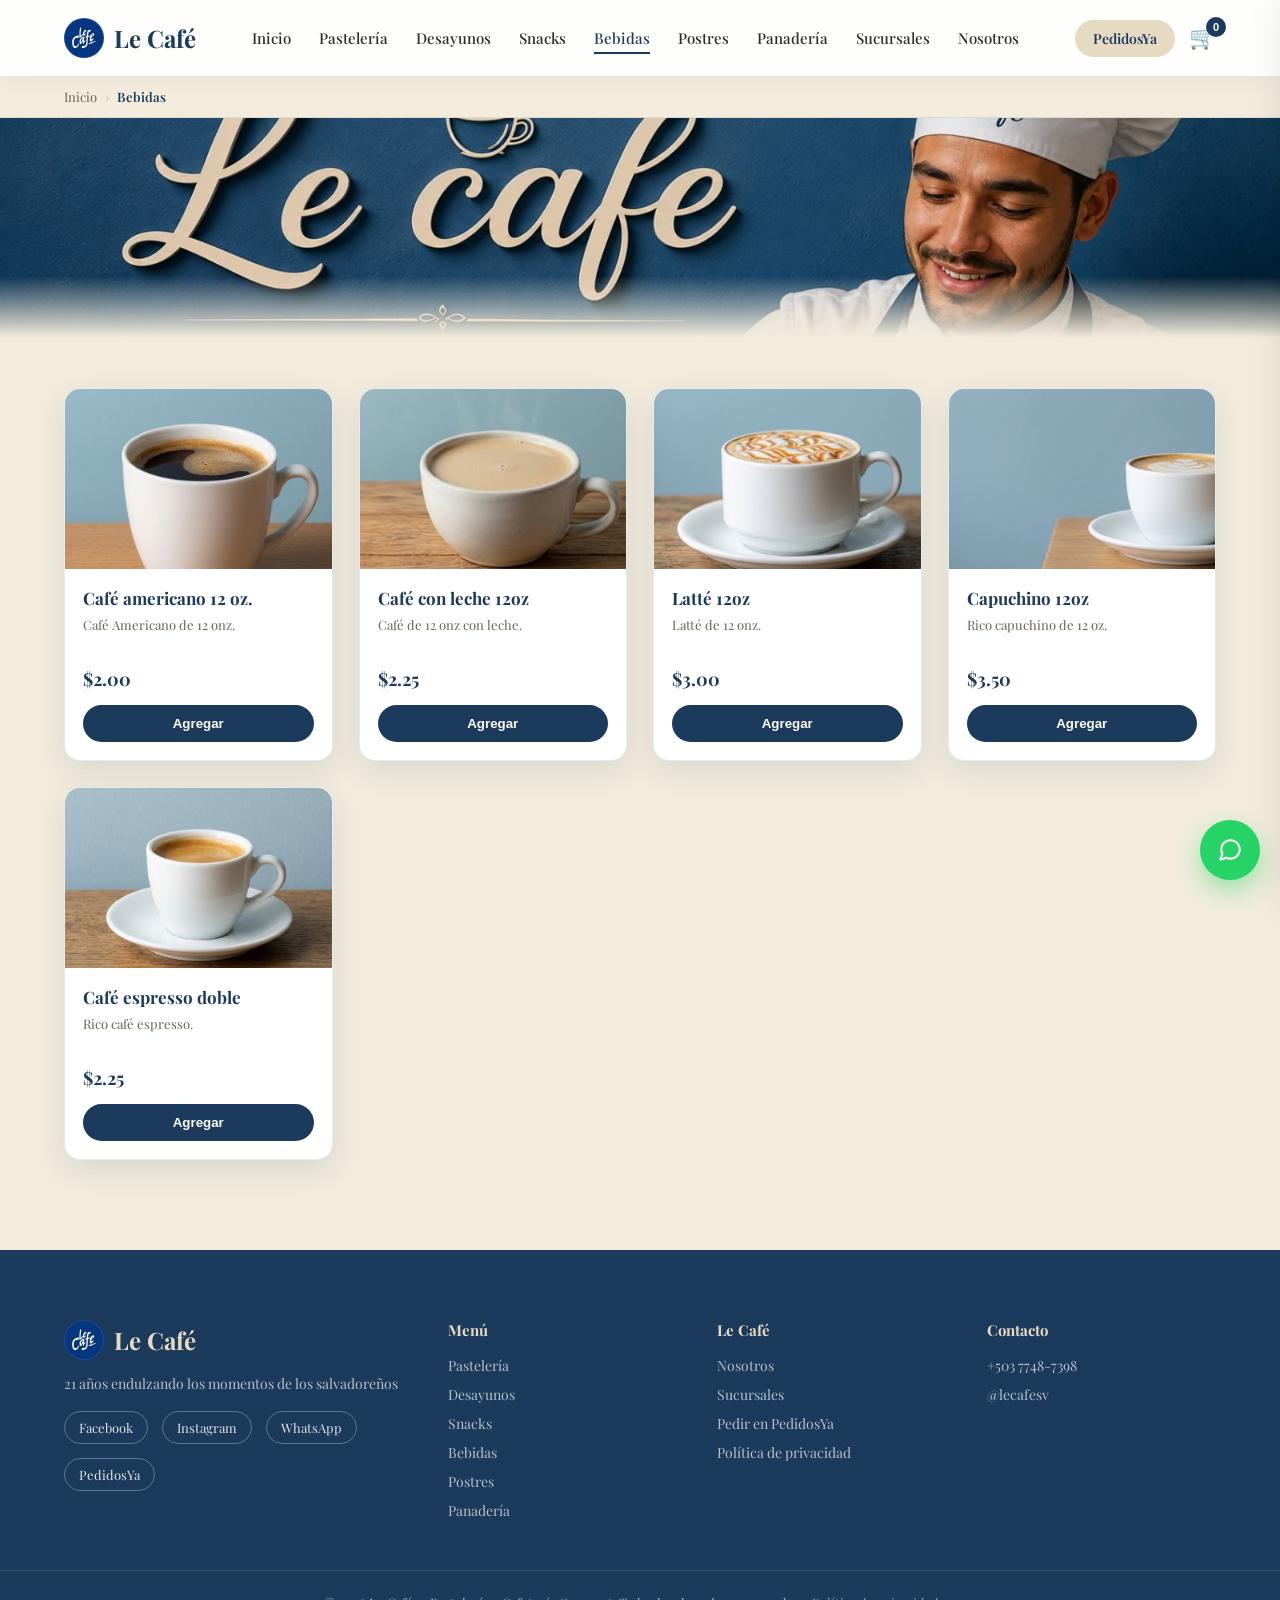
<file: docs/categoria-bebidas.html>
<!DOCTYPE html>
<html lang="es">
<head>
<meta charset="UTF-8">
<meta name="viewport" content="width=device-width, initial-scale=1.0, viewport-fit=cover">
<title>Bebidas | Le Café</title>
<meta name="description" content="Café de especialidad de Le Café: americano, latte, capuchino y espresso, frío o caliente. Recién preparado en 18 sucursales.">
<link rel="preconnect" href="https://fonts.googleapis.com">
<link rel="preconnect" href="https://fonts.gstatic.com" crossorigin>
<link href="https://fonts.googleapis.com/css2?family=Playfair+Display:wght@400;500;600;700;800&display=swap" rel="stylesheet">
<link rel="stylesheet" href="assets/css/style.css?v=20260830-11">
<link rel="icon" type="image/jpeg" href="assets/img/logo.jpg">
<link rel="apple-touch-icon" href="assets/img/logo.jpg">
<script>const WHATSAPP_NUMERO = '50377487398';</script>
<link rel="canonical" href="https://edwinmarmol503-a11y.github.io/Le-Caf-/categoria-bebidas.html">
<meta name="robots" content="index,follow">
<meta property="og:type" content="website">
<meta property="og:site_name" content="Le Café">
<meta property="og:locale" content="es_SV">
<meta property="og:title" content="Bebidas | Le Café">
<meta property="og:description" content="Café de especialidad de Le Café: americano, latte, capuchino y espresso, frío o caliente. Recién preparado en 18 sucursales.">
<meta property="og:url" content="https://edwinmarmol503-a11y.github.io/Le-Caf-/categoria-bebidas.html">
<meta property="og:image" content="https://edwinmarmol503-a11y.github.io/Le-Caf-/assets/img/og.jpg?v=20260830-11">
<meta property="og:image:width" content="1200">
<meta property="og:image:height" content="630">
<meta name="twitter:card" content="summary_large_image">
<meta name="twitter:title" content="Bebidas | Le Café">
<meta name="twitter:description" content="Café de especialidad de Le Café: americano, latte, capuchino y espresso, frío o caliente. Recién preparado en 18 sucursales.">
<meta name="twitter:image" content="https://edwinmarmol503-a11y.github.io/Le-Caf-/assets/img/og.jpg?v=20260830-11">
<script type="application/ld+json">{"@context":"https://schema.org","@type":"BreadcrumbList","itemListElement":[{"@type":"ListItem","position":1,"name":"Inicio","item":"https://edwinmarmol503-a11y.github.io/Le-Caf-/"},{"@type":"ListItem","position":2,"name":"Bebidas","item":"https://edwinmarmol503-a11y.github.io/Le-Caf-/categoria-bebidas.html"}]}</script>
</head>
<body>

<div id="preloader"><img class="preloader-logo" src="assets/img/logo.jpg" alt="Le Café"></div>

<header class="site-header" id="siteHeader">
    <div class="container header-inner">
        <a href="index.html" class="logo">
            <img src="assets/img/logo.jpg" alt="Le Café" class="logo-icon">
            <span class="logo-text">Le Café</span>
        </a>

        <nav class="main-nav" id="mainNav">
            <a href="index.html" class="">Inicio</a>
            <a href="categoria-pasteleria.html" class="">Pastelería</a>
            <a href="categoria-desayunos.html" class="">Desayunos</a>
            <a href="categoria-snacks.html" class="">Snacks</a>
            <a href="categoria-bebidas.html" class=" active">Bebidas</a>
            <a href="categoria-postres.html" class="">Postres</a>
            <a href="categoria-panaderia.html" class="">Panadería</a>
            <a href="sucursales.html" class="">Sucursales</a>
            <a href="nosotros.html" class="">Nosotros</a>
        </nav>

        <div class="header-actions">
            <a href="https://www.pedidosyasv.com.sv/restaurantes/san-salvador/le-cafe-san-jacinto-5153825f-bbc6-4fe4-978b-936264594c57-menu?origin=shop_list" target="_blank" rel="noopener" class="btn-pedidosya" title="Pedir en PedidosYa">
                <span>PedidosYa</span>
            </a>
            <button class="cart-toggle" id="cartToggle" title="Ver carrito">
                <span class="cart-icon">🛒</span>
                <span class="cart-badge" id="cartBadge">0</span>
            </button>
            <button class="menu-toggle" id="menuToggle" aria-label="Abrir menú" aria-expanded="false">
                <span></span><span></span><span></span>
            </button>
        </div>
    </div>
</header>

<div class="mobile-nav-overlay" id="mobileNavOverlay"></div>

<aside class="cart-drawer" id="cartDrawer">
    <div class="cart-drawer-header">
        <h3>Tu pedido</h3>
        <button id="cartClose" class="cart-close">&times;</button>
    </div>
    <div class="cart-drawer-body" id="cartBody">
        <p class="cart-empty">Tu carrito está vacío.</p>
    </div>
    <div class="cart-drawer-footer" id="cartFooter" style="display:none;">
        <div class="cart-total">
            <span>Total</span>
            <strong id="cartTotal">$0.00</strong>
        </div>
        <button class="btn-whatsapp-order" id="btnWhatsappOrder">
            <span class="wa-icon">📱</span> Enviar pedido por WhatsApp
        </button>
        <button class="btn-clear-cart" id="btnClearCart">Vaciar carrito</button>
        <p class="cart-note">Selecciona tu sucursal al enviar el mensaje por WhatsApp para confirmar el pedido.</p>
    </div>
</aside>
<div class="cart-overlay" id="cartOverlay"></div>
<nav class="breadcrumb" aria-label="Ruta"><div class="container"><a href="index.html">Inicio</a><span aria-hidden="true">›</span><span>Bebidas</span></div></nav>
<section class="page-header reveal" style="background-image:url(&#39;assets/img/bebidas.jpg?v=20260830-11&#39;)">
    <h1 class="sr-only">Bebidas</h1>
</section>

<section class="categoria-body">
    <div class="container">

        <div class="tab-panel active" id="tab-0">
            <div class="productos-grid">
                <div class="producto-card reveal">
                    
                    <img src="assets/img/cafe-americano-12oz.jpg" alt="Café americano 12 oz." loading="lazy">
                    <div class="producto-info">
                        <h4>Café americano 12 oz.</h4>
                        <p class="producto-desc">Café Americano de 12 onz.</p>
                        <div class="producto-precio"><span>$2.00</span></div>
                        <button class="btn-agregar" data-id="cafe-americano-12oz" data-nombre="Café americano 12 oz." data-precio="2.00" data-imagen="assets/img/cafe-americano-12oz.jpg">Agregar</button>
                    </div>
                </div>                <div class="producto-card reveal">
                    
                    <img src="assets/img/cafe-con-leche-12oz.jpg" alt="Café con leche 12oz" loading="lazy">
                    <div class="producto-info">
                        <h4>Café con leche 12oz</h4>
                        <p class="producto-desc">Café de 12 onz con leche.</p>
                        <div class="producto-precio"><span>$2.25</span></div>
                        <button class="btn-agregar" data-id="cafe-con-leche-12oz" data-nombre="Café con leche 12oz" data-precio="2.25" data-imagen="assets/img/cafe-con-leche-12oz.jpg">Agregar</button>
                    </div>
                </div>                <div class="producto-card reveal">
                    
                    <img src="assets/img/latte-12oz.jpg" alt="Latté 12oz" loading="lazy">
                    <div class="producto-info">
                        <h4>Latté 12oz</h4>
                        <p class="producto-desc">Latté de 12 onz.</p>
                        <div class="producto-precio"><span>$3.00</span></div>
                        <button class="btn-agregar" data-id="latte-12oz" data-nombre="Latté 12oz" data-precio="3.00" data-imagen="assets/img/latte-12oz.jpg">Agregar</button>
                    </div>
                </div>                <div class="producto-card reveal">
                    
                    <img src="assets/img/capuchino-12oz.jpg" alt="Capuchino 12oz" loading="lazy">
                    <div class="producto-info">
                        <h4>Capuchino 12oz</h4>
                        <p class="producto-desc">Rico capuchino de 12 oz.</p>
                        <div class="producto-precio"><span>$3.50</span></div>
                        <button class="btn-agregar" data-id="capuchino-12oz" data-nombre="Capuchino 12oz" data-precio="3.50" data-imagen="assets/img/capuchino-12oz.jpg">Agregar</button>
                    </div>
                </div>                <div class="producto-card reveal">
                    
                    <img src="assets/img/cafe-espresso-doble.jpg" alt="Café espresso doble" loading="lazy">
                    <div class="producto-info">
                        <h4>Café espresso doble</h4>
                        <p class="producto-desc">Rico café espresso.</p>
                        <div class="producto-precio"><span>$2.25</span></div>
                        <button class="btn-agregar" data-id="cafe-espresso-doble" data-nombre="Café espresso doble" data-precio="2.25" data-imagen="assets/img/cafe-espresso-doble.jpg">Agregar</button>
                    </div>
                </div>
            </div>
        </div>
    </div>
</section>

    <div class="fab" id="fab">
        <ul class="fab-list">
            <li>
                <a class="fab-item fab-item--pedidos" href="https://www.pedidosyasv.com.sv/restaurantes/san-salvador/le-cafe-san-jacinto-5153825f-bbc6-4fe4-978b-936264594c57-menu?origin=shop_list" target="_blank" rel="noopener">
                    <span class="fab-item-label">Pedir ya</span>
                    <span class="fab-item-icon" aria-hidden="true"><svg viewBox="0 0 24 24" width="20" height="20" fill="none" stroke="currentColor" stroke-width="2" stroke-linecap="round" stroke-linejoin="round"><path d="M6 2 3 6v14a2 2 0 0 0 2 2h14a2 2 0 0 0 2-2V6l-3-4z"/><path d="M3 6h18"/><path d="M16 10a4 4 0 0 1-8 0"/></svg></span>
                </a>
            </li>
            <li>
                <a class="fab-item fab-item--instagram" href="https://ig.me/m/lecafesv" target="_blank" rel="noopener">
                    <span class="fab-item-label">Instagram</span>
                    <span class="fab-item-icon" aria-hidden="true"><svg viewBox="0 0 24 24" width="20" height="20" fill="none" stroke="currentColor" stroke-width="2" stroke-linecap="round" stroke-linejoin="round"><rect x="2.5" y="2.5" width="19" height="19" rx="5.5"/><circle cx="12" cy="12" r="4.2"/><circle cx="17.6" cy="6.4" r="1.3" fill="currentColor" stroke="none"/></svg></span>
                </a>
            </li>
            <li>
                <a class="fab-item fab-item--facebook" href="https://m.me/lecafesv" target="_blank" rel="noopener">
                    <span class="fab-item-label">Facebook</span>
                    <span class="fab-item-icon" aria-hidden="true"><svg viewBox="0 0 24 24" width="21" height="21" fill="currentColor"><path d="M22 12c0-5.52-4.48-10-10-10S2 6.48 2 12c0 4.99 3.66 9.13 8.44 9.88v-6.99H7.9V12h2.54V9.8c0-2.5 1.49-3.89 3.78-3.89 1.09 0 2.24.2 2.24.2v2.46h-1.26c-1.24 0-1.63.77-1.63 1.56V12h2.78l-.44 2.89h-2.34v6.99C18.34 21.13 22 16.99 22 12z"/></svg></span>
                </a>
            </li>
            <li>
                <a class="fab-item fab-item--whatsapp" href="https://wa.me/50377487398?text=Hola%2C+me+gustar%C3%ADa+hacer+una+consulta+%F0%9F%98%8A" target="_blank" rel="noopener">
                    <span class="fab-item-label">WhatsApp</span>
                    <span class="fab-item-icon" aria-hidden="true"><svg viewBox="0 0 24 24" width="21" height="21" fill="currentColor"><path d="M12.04 2c-5.46 0-9.9 4.44-9.9 9.9 0 1.75.46 3.45 1.32 4.95L2 22l5.25-1.38a9.86 9.86 0 0 0 4.79 1.22c5.46 0 9.9-4.44 9.9-9.9S17.5 2 12.04 2zm5.8 14.16c-.24.68-1.42 1.3-1.95 1.35-.5.05-1.13.24-3.67-.77-3.1-1.22-5.08-4.4-5.24-4.6-.15-.2-1.25-1.66-1.25-3.17 0-1.5.79-2.24 1.07-2.55.28-.3.61-.38.81-.38.2 0 .41.01.59.01.19.01.44-.07.69.53.24.6.83 2.06.9 2.2.07.15.12.32.02.52-.1.2-.15.32-.29.5-.15.17-.31.39-.44.52-.15.15-.3.31-.13.6.17.3.76 1.25 1.63 2.02 1.12.99 2.06 1.3 2.36 1.45.3.15.47.13.64-.08.17-.2.74-.86.94-1.16.2-.3.4-.25.67-.15.27.1 1.71.81 2 .96.3.15.5.22.57.34.07.13.07.73-.17 1.41z"/></svg></span>
                </a>
            </li>
        </ul>
        <button class="fab-toggle" id="fabToggle" type="button" aria-label="Abrir opciones de contacto" aria-expanded="false" aria-controls="fab">
            <svg class="fab-i fab-i-chat" viewBox="0 0 24 24" width="26" height="26" fill="none" stroke="currentColor" stroke-width="2" stroke-linecap="round" stroke-linejoin="round" aria-hidden="true"><path d="M21 11.5a8.38 8.38 0 0 1-.9 3.8 8.5 8.5 0 0 1-7.6 4.7 8.38 8.38 0 0 1-3.8-.9L3 21l1.9-5.7a8.38 8.38 0 0 1-.9-3.8 8.5 8.5 0 0 1 4.7-7.6 8.38 8.38 0 0 1 3.8-.9h.5a8.48 8.48 0 0 1 8 8v.5z"/></svg>
            <svg class="fab-i fab-i-close" viewBox="0 0 24 24" width="24" height="24" fill="none" stroke="currentColor" stroke-width="2.4" stroke-linecap="round" stroke-linejoin="round" aria-hidden="true"><path d="M18 6 6 18M6 6l12 12"/></svg>
        </button>
    </div>

    <div class="mobile-cta">
        <a href="#destacados" class="mcta-menu">Ver menú</a>
        <a href="https://wa.me/50377487398?text=Hola%2C+quiero+hacer+un+pedido+en+Le+Caf%C3%A9" target="_blank" rel="noopener" class="mcta-wa">Pedir por WhatsApp</a>
    </div>

    <footer class="site-footer">
        <div class="container footer-grid">
            <div class="footer-brand">
                <div class="logo footer-logo">
                    <img class="logo-icon" src="assets/img/logo.jpg" alt="Le Café">
                    <span class="logo-text">Le Café</span>
                </div>
                <p>21 años endulzando los momentos de los salvadoreños</p>
                <div class="footer-social">
                    <a href="https://www.facebook.com/lecafesv/" target="_blank" rel="noopener" title="Facebook">Facebook</a>
                    <a href="https://www.instagram.com/lecafesv/" target="_blank" rel="noopener" title="Instagram">Instagram</a>
                    <a href="https://wa.me/50377487398" target="_blank" rel="noopener" title="WhatsApp">WhatsApp</a>
                    <a href="https://www.pedidosyasv.com.sv/restaurantes/san-salvador/le-cafe-san-jacinto-5153825f-bbc6-4fe4-978b-936264594c57-menu?origin=shop_list" target="_blank" rel="noopener" title="PedidosYa">PedidosYa</a>
                </div>
            </div>

            <div class="footer-col">
                <h4>Menú</h4>
                <a href="categoria-pasteleria.html">Pastelería</a>
                <a href="categoria-desayunos.html">Desayunos</a>
                <a href="categoria-snacks.html">Snacks</a>
                <a href="categoria-bebidas.html">Bebidas</a>
                <a href="categoria-postres.html">Postres</a>
                <a href="categoria-panaderia.html">Panadería</a>
            </div>

            <div class="footer-col">
                <h4>Le Café</h4>
                <a href="nosotros.html">Nosotros</a>
                <a href="sucursales.html">Sucursales</a>
                <a href="https://www.pedidosyasv.com.sv/restaurantes/san-salvador/le-cafe-san-jacinto-5153825f-bbc6-4fe4-978b-936264594c57-menu?origin=shop_list" target="_blank" rel="noopener">Pedir en PedidosYa</a>
                <a href="privacidad.html">Política de privacidad</a>
            </div>

            <div class="footer-col">
                <h4>Contacto</h4>
                <a href="https://wa.me/50377487398" target="_blank" rel="noopener">+503 7748-7398</a>
                <a href="https://www.facebook.com/lecafesv/" target="_blank" rel="noopener">@lecafesv</a>
            </div>
        </div>
        <div class="footer-bottom">
            <p>&copy; 2026 Le Café — Pastelería y Cafetería Gourmet. Todos los derechos reservados. <a href="privacidad.html" class="footer-priv">Política de privacidad</a> <a href="panel/?v=11" class="admin-access-link" title="Panel" aria-label="Panel">&bull;</a></p>
        </div>
    </footer>

<script src="assets/js/data-render.js?v=20260830-11"></script>
<script src="assets/js/anim.js?v=20260830-11"></script>
<script src="assets/js/main.js?v=20260830-11"></script>
</body>
</html>
</file>
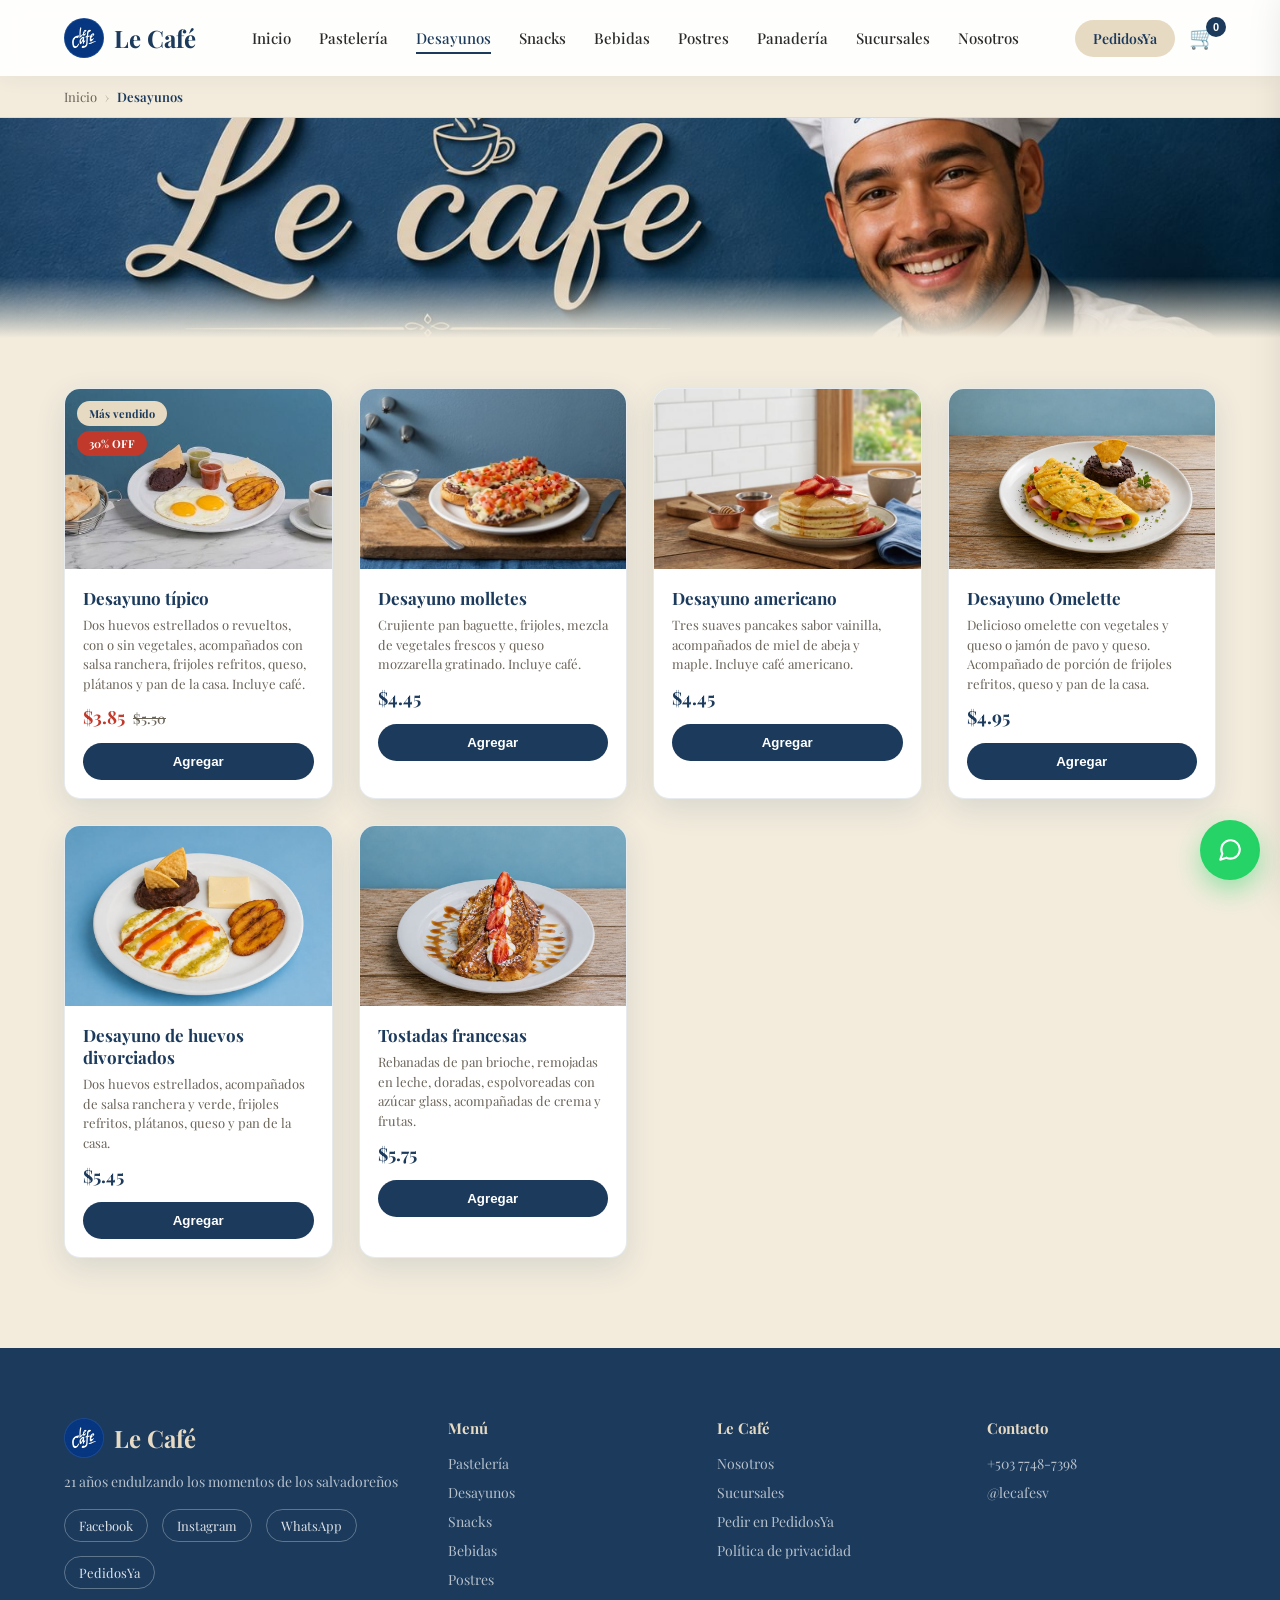
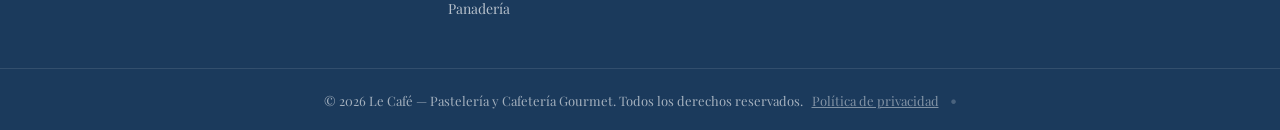
<file: docs/categoria-desayunos.html>
<!DOCTYPE html>
<html lang="es">
<head>
<meta charset="UTF-8">
<meta name="viewport" content="width=device-width, initial-scale=1.0, viewport-fit=cover">
<title>Desayunos | Le Café</title>
<meta name="description" content="Desayunos completos de Le Café: típico, americano, omelette, molletes y más. Empieza tu día con sabor. Pide por WhatsApp o PedidosYa.">
<link rel="preconnect" href="https://fonts.googleapis.com">
<link rel="preconnect" href="https://fonts.gstatic.com" crossorigin>
<link href="https://fonts.googleapis.com/css2?family=Playfair+Display:wght@400;500;600;700;800&display=swap" rel="stylesheet">
<link rel="stylesheet" href="assets/css/style.css?v=20260830-11">
<link rel="icon" type="image/jpeg" href="assets/img/logo.jpg">
<link rel="apple-touch-icon" href="assets/img/logo.jpg">
<script>const WHATSAPP_NUMERO = '50377487398';</script>
<link rel="canonical" href="https://edwinmarmol503-a11y.github.io/Le-Caf-/categoria-desayunos.html">
<meta name="robots" content="index,follow">
<meta property="og:type" content="website">
<meta property="og:site_name" content="Le Café">
<meta property="og:locale" content="es_SV">
<meta property="og:title" content="Desayunos | Le Café">
<meta property="og:description" content="Desayunos completos de Le Café: típico, americano, omelette, molletes y más. Empieza tu día con sabor. Pide por WhatsApp o PedidosYa.">
<meta property="og:url" content="https://edwinmarmol503-a11y.github.io/Le-Caf-/categoria-desayunos.html">
<meta property="og:image" content="https://edwinmarmol503-a11y.github.io/Le-Caf-/assets/img/og.jpg?v=20260830-11">
<meta property="og:image:width" content="1200">
<meta property="og:image:height" content="630">
<meta name="twitter:card" content="summary_large_image">
<meta name="twitter:title" content="Desayunos | Le Café">
<meta name="twitter:description" content="Desayunos completos de Le Café: típico, americano, omelette, molletes y más. Empieza tu día con sabor. Pide por WhatsApp o PedidosYa.">
<meta name="twitter:image" content="https://edwinmarmol503-a11y.github.io/Le-Caf-/assets/img/og.jpg?v=20260830-11">
<script type="application/ld+json">{"@context":"https://schema.org","@type":"BreadcrumbList","itemListElement":[{"@type":"ListItem","position":1,"name":"Inicio","item":"https://edwinmarmol503-a11y.github.io/Le-Caf-/"},{"@type":"ListItem","position":2,"name":"Desayunos","item":"https://edwinmarmol503-a11y.github.io/Le-Caf-/categoria-desayunos.html"}]}</script>
</head>
<body>

<div id="preloader"><img class="preloader-logo" src="assets/img/logo.jpg" alt="Le Café"></div>

<header class="site-header" id="siteHeader">
    <div class="container header-inner">
        <a href="index.html" class="logo">
            <img src="assets/img/logo.jpg" alt="Le Café" class="logo-icon">
            <span class="logo-text">Le Café</span>
        </a>

        <nav class="main-nav" id="mainNav">
            <a href="index.html" class="">Inicio</a>
            <a href="categoria-pasteleria.html" class="">Pastelería</a>
            <a href="categoria-desayunos.html" class=" active">Desayunos</a>
            <a href="categoria-snacks.html" class="">Snacks</a>
            <a href="categoria-bebidas.html" class="">Bebidas</a>
            <a href="categoria-postres.html" class="">Postres</a>
            <a href="categoria-panaderia.html" class="">Panadería</a>
            <a href="sucursales.html" class="">Sucursales</a>
            <a href="nosotros.html" class="">Nosotros</a>
        </nav>

        <div class="header-actions">
            <a href="https://www.pedidosyasv.com.sv/restaurantes/san-salvador/le-cafe-san-jacinto-5153825f-bbc6-4fe4-978b-936264594c57-menu?origin=shop_list" target="_blank" rel="noopener" class="btn-pedidosya" title="Pedir en PedidosYa">
                <span>PedidosYa</span>
            </a>
            <button class="cart-toggle" id="cartToggle" title="Ver carrito">
                <span class="cart-icon">🛒</span>
                <span class="cart-badge" id="cartBadge">0</span>
            </button>
            <button class="menu-toggle" id="menuToggle" aria-label="Abrir menú" aria-expanded="false">
                <span></span><span></span><span></span>
            </button>
        </div>
    </div>
</header>

<div class="mobile-nav-overlay" id="mobileNavOverlay"></div>

<aside class="cart-drawer" id="cartDrawer">
    <div class="cart-drawer-header">
        <h3>Tu pedido</h3>
        <button id="cartClose" class="cart-close">&times;</button>
    </div>
    <div class="cart-drawer-body" id="cartBody">
        <p class="cart-empty">Tu carrito está vacío.</p>
    </div>
    <div class="cart-drawer-footer" id="cartFooter" style="display:none;">
        <div class="cart-total">
            <span>Total</span>
            <strong id="cartTotal">$0.00</strong>
        </div>
        <button class="btn-whatsapp-order" id="btnWhatsappOrder">
            <span class="wa-icon">📱</span> Enviar pedido por WhatsApp
        </button>
        <button class="btn-clear-cart" id="btnClearCart">Vaciar carrito</button>
        <p class="cart-note">Selecciona tu sucursal al enviar el mensaje por WhatsApp para confirmar el pedido.</p>
    </div>
</aside>
<div class="cart-overlay" id="cartOverlay"></div>
<nav class="breadcrumb" aria-label="Ruta"><div class="container"><a href="index.html">Inicio</a><span aria-hidden="true">›</span><span>Desayunos</span></div></nav>
<section class="page-header reveal" style="background-image:url(&#39;assets/img/desayunos.jpg?v=20260830-11&#39;)">
    <h1 class="sr-only">Desayunos</h1>
</section>

<section class="categoria-body">
    <div class="container">

        <div class="tab-panel active" id="tab-0">
            <div class="productos-grid">
                <div class="producto-card reveal">
                    <span class="badge badge-vendido">Más vendido</span><span class="badge badge-oferta">30% OFF</span>
                    <img src="assets/img/desayuno-tipico.jpg" alt="Desayuno típico" loading="lazy">
                    <div class="producto-info">
                        <h4>Desayuno típico</h4>
                        <p class="producto-desc">Dos huevos estrellados o revueltos, con o sin vegetales, acompañados con salsa ranchera, frijoles refritos, queso, plátanos y pan de la casa. Incluye café.</p>
                        <div class="producto-precio"><span class="precio-oferta">$3.85</span><span class="precio-tachado">$5.50</span></div>
                        <button class="btn-agregar" data-id="desayuno-tipico" data-nombre="Desayuno típico" data-precio="3.85" data-imagen="assets/img/desayuno-tipico.jpg">Agregar</button>
                    </div>
                </div>                <div class="producto-card reveal">
                    
                    <img src="assets/img/desayuno-molletes.jpg" alt="Desayuno molletes" loading="lazy">
                    <div class="producto-info">
                        <h4>Desayuno molletes</h4>
                        <p class="producto-desc">Crujiente pan baguette, frijoles, mezcla de vegetales frescos y queso mozzarella gratinado. Incluye café.</p>
                        <div class="producto-precio"><span>$4.45</span></div>
                        <button class="btn-agregar" data-id="desayuno-molletes" data-nombre="Desayuno molletes" data-precio="4.45" data-imagen="assets/img/desayuno-molletes.jpg">Agregar</button>
                    </div>
                </div>                <div class="producto-card reveal">
                    
                    <img src="assets/img/desayuno-americano.jpg" alt="Desayuno americano" loading="lazy">
                    <div class="producto-info">
                        <h4>Desayuno americano</h4>
                        <p class="producto-desc">Tres suaves pancakes sabor vainilla, acompañados de miel de abeja y maple. Incluye café americano.</p>
                        <div class="producto-precio"><span>$4.45</span></div>
                        <button class="btn-agregar" data-id="desayuno-americano" data-nombre="Desayuno americano" data-precio="4.45" data-imagen="assets/img/desayuno-americano.jpg">Agregar</button>
                    </div>
                </div>                <div class="producto-card reveal">
                    
                    <img src="assets/img/desayuno-omelette.jpg" alt="Desayuno Omelette" loading="lazy">
                    <div class="producto-info">
                        <h4>Desayuno Omelette</h4>
                        <p class="producto-desc">Delicioso omelette con vegetales y queso o jamón de pavo y queso. Acompañado de porción de frijoles refritos, queso y pan de la casa.</p>
                        <div class="producto-precio"><span>$4.95</span></div>
                        <button class="btn-agregar" data-id="desayuno-omelette" data-nombre="Desayuno Omelette" data-precio="4.95" data-imagen="assets/img/desayuno-omelette.jpg">Agregar</button>
                    </div>
                </div>                <div class="producto-card reveal">
                    
                    <img src="assets/img/desayuno-huevos-divorciados.jpg" alt="Desayuno de huevos divorciados" loading="lazy">
                    <div class="producto-info">
                        <h4>Desayuno de huevos divorciados</h4>
                        <p class="producto-desc">Dos huevos estrellados, acompañados de salsa ranchera y verde, frijoles refritos, plátanos, queso y pan de la casa.</p>
                        <div class="producto-precio"><span>$5.45</span></div>
                        <button class="btn-agregar" data-id="desayuno-huevos-divorciados" data-nombre="Desayuno de huevos divorciados" data-precio="5.45" data-imagen="assets/img/desayuno-huevos-divorciados.jpg">Agregar</button>
                    </div>
                </div>                <div class="producto-card reveal">
                    
                    <img src="assets/img/tostadas-francesas.jpg" alt="Tostadas francesas" loading="lazy">
                    <div class="producto-info">
                        <h4>Tostadas francesas</h4>
                        <p class="producto-desc">Rebanadas de pan brioche, remojadas en leche, doradas, espolvoreadas con azúcar glass, acompañadas de crema y frutas.</p>
                        <div class="producto-precio"><span>$5.75</span></div>
                        <button class="btn-agregar" data-id="tostadas-francesas" data-nombre="Tostadas francesas" data-precio="5.75" data-imagen="assets/img/tostadas-francesas.jpg">Agregar</button>
                    </div>
                </div>
            </div>
        </div>
    </div>
</section>

    <div class="fab" id="fab">
        <ul class="fab-list">
            <li>
                <a class="fab-item fab-item--pedidos" href="https://www.pedidosyasv.com.sv/restaurantes/san-salvador/le-cafe-san-jacinto-5153825f-bbc6-4fe4-978b-936264594c57-menu?origin=shop_list" target="_blank" rel="noopener">
                    <span class="fab-item-label">Pedir ya</span>
                    <span class="fab-item-icon" aria-hidden="true"><svg viewBox="0 0 24 24" width="20" height="20" fill="none" stroke="currentColor" stroke-width="2" stroke-linecap="round" stroke-linejoin="round"><path d="M6 2 3 6v14a2 2 0 0 0 2 2h14a2 2 0 0 0 2-2V6l-3-4z"/><path d="M3 6h18"/><path d="M16 10a4 4 0 0 1-8 0"/></svg></span>
                </a>
            </li>
            <li>
                <a class="fab-item fab-item--instagram" href="https://ig.me/m/lecafesv" target="_blank" rel="noopener">
                    <span class="fab-item-label">Instagram</span>
                    <span class="fab-item-icon" aria-hidden="true"><svg viewBox="0 0 24 24" width="20" height="20" fill="none" stroke="currentColor" stroke-width="2" stroke-linecap="round" stroke-linejoin="round"><rect x="2.5" y="2.5" width="19" height="19" rx="5.5"/><circle cx="12" cy="12" r="4.2"/><circle cx="17.6" cy="6.4" r="1.3" fill="currentColor" stroke="none"/></svg></span>
                </a>
            </li>
            <li>
                <a class="fab-item fab-item--facebook" href="https://m.me/lecafesv" target="_blank" rel="noopener">
                    <span class="fab-item-label">Facebook</span>
                    <span class="fab-item-icon" aria-hidden="true"><svg viewBox="0 0 24 24" width="21" height="21" fill="currentColor"><path d="M22 12c0-5.52-4.48-10-10-10S2 6.48 2 12c0 4.99 3.66 9.13 8.44 9.88v-6.99H7.9V12h2.54V9.8c0-2.5 1.49-3.89 3.78-3.89 1.09 0 2.24.2 2.24.2v2.46h-1.26c-1.24 0-1.63.77-1.63 1.56V12h2.78l-.44 2.89h-2.34v6.99C18.34 21.13 22 16.99 22 12z"/></svg></span>
                </a>
            </li>
            <li>
                <a class="fab-item fab-item--whatsapp" href="https://wa.me/50377487398?text=Hola%2C+me+gustar%C3%ADa+hacer+una+consulta+%F0%9F%98%8A" target="_blank" rel="noopener">
                    <span class="fab-item-label">WhatsApp</span>
                    <span class="fab-item-icon" aria-hidden="true"><svg viewBox="0 0 24 24" width="21" height="21" fill="currentColor"><path d="M12.04 2c-5.46 0-9.9 4.44-9.9 9.9 0 1.75.46 3.45 1.32 4.95L2 22l5.25-1.38a9.86 9.86 0 0 0 4.79 1.22c5.46 0 9.9-4.44 9.9-9.9S17.5 2 12.04 2zm5.8 14.16c-.24.68-1.42 1.3-1.95 1.35-.5.05-1.13.24-3.67-.77-3.1-1.22-5.08-4.4-5.24-4.6-.15-.2-1.25-1.66-1.25-3.17 0-1.5.79-2.24 1.07-2.55.28-.3.61-.38.81-.38.2 0 .41.01.59.01.19.01.44-.07.69.53.24.6.83 2.06.9 2.2.07.15.12.32.02.52-.1.2-.15.32-.29.5-.15.17-.31.39-.44.52-.15.15-.3.31-.13.6.17.3.76 1.25 1.63 2.02 1.12.99 2.06 1.3 2.36 1.45.3.15.47.13.64-.08.17-.2.74-.86.94-1.16.2-.3.4-.25.67-.15.27.1 1.71.81 2 .96.3.15.5.22.57.34.07.13.07.73-.17 1.41z"/></svg></span>
                </a>
            </li>
        </ul>
        <button class="fab-toggle" id="fabToggle" type="button" aria-label="Abrir opciones de contacto" aria-expanded="false" aria-controls="fab">
            <svg class="fab-i fab-i-chat" viewBox="0 0 24 24" width="26" height="26" fill="none" stroke="currentColor" stroke-width="2" stroke-linecap="round" stroke-linejoin="round" aria-hidden="true"><path d="M21 11.5a8.38 8.38 0 0 1-.9 3.8 8.5 8.5 0 0 1-7.6 4.7 8.38 8.38 0 0 1-3.8-.9L3 21l1.9-5.7a8.38 8.38 0 0 1-.9-3.8 8.5 8.5 0 0 1 4.7-7.6 8.38 8.38 0 0 1 3.8-.9h.5a8.48 8.48 0 0 1 8 8v.5z"/></svg>
            <svg class="fab-i fab-i-close" viewBox="0 0 24 24" width="24" height="24" fill="none" stroke="currentColor" stroke-width="2.4" stroke-linecap="round" stroke-linejoin="round" aria-hidden="true"><path d="M18 6 6 18M6 6l12 12"/></svg>
        </button>
    </div>

    <div class="mobile-cta">
        <a href="#destacados" class="mcta-menu">Ver menú</a>
        <a href="https://wa.me/50377487398?text=Hola%2C+quiero+hacer+un+pedido+en+Le+Caf%C3%A9" target="_blank" rel="noopener" class="mcta-wa">Pedir por WhatsApp</a>
    </div>

    <footer class="site-footer">
        <div class="container footer-grid">
            <div class="footer-brand">
                <div class="logo footer-logo">
                    <img class="logo-icon" src="assets/img/logo.jpg" alt="Le Café">
                    <span class="logo-text">Le Café</span>
                </div>
                <p>21 años endulzando los momentos de los salvadoreños</p>
                <div class="footer-social">
                    <a href="https://www.facebook.com/lecafesv/" target="_blank" rel="noopener" title="Facebook">Facebook</a>
                    <a href="https://www.instagram.com/lecafesv/" target="_blank" rel="noopener" title="Instagram">Instagram</a>
                    <a href="https://wa.me/50377487398" target="_blank" rel="noopener" title="WhatsApp">WhatsApp</a>
                    <a href="https://www.pedidosyasv.com.sv/restaurantes/san-salvador/le-cafe-san-jacinto-5153825f-bbc6-4fe4-978b-936264594c57-menu?origin=shop_list" target="_blank" rel="noopener" title="PedidosYa">PedidosYa</a>
                </div>
            </div>

            <div class="footer-col">
                <h4>Menú</h4>
                <a href="categoria-pasteleria.html">Pastelería</a>
                <a href="categoria-desayunos.html">Desayunos</a>
                <a href="categoria-snacks.html">Snacks</a>
                <a href="categoria-bebidas.html">Bebidas</a>
                <a href="categoria-postres.html">Postres</a>
                <a href="categoria-panaderia.html">Panadería</a>
            </div>

            <div class="footer-col">
                <h4>Le Café</h4>
                <a href="nosotros.html">Nosotros</a>
                <a href="sucursales.html">Sucursales</a>
                <a href="https://www.pedidosyasv.com.sv/restaurantes/san-salvador/le-cafe-san-jacinto-5153825f-bbc6-4fe4-978b-936264594c57-menu?origin=shop_list" target="_blank" rel="noopener">Pedir en PedidosYa</a>
                <a href="privacidad.html">Política de privacidad</a>
            </div>

            <div class="footer-col">
                <h4>Contacto</h4>
                <a href="https://wa.me/50377487398" target="_blank" rel="noopener">+503 7748-7398</a>
                <a href="https://www.facebook.com/lecafesv/" target="_blank" rel="noopener">@lecafesv</a>
            </div>
        </div>
        <div class="footer-bottom">
            <p>&copy; 2026 Le Café — Pastelería y Cafetería Gourmet. Todos los derechos reservados. <a href="privacidad.html" class="footer-priv">Política de privacidad</a> <a href="panel/?v=11" class="admin-access-link" title="Panel" aria-label="Panel">&bull;</a></p>
        </div>
    </footer>

<script src="assets/js/data-render.js?v=20260830-11"></script>
<script src="assets/js/anim.js?v=20260830-11"></script>
<script src="assets/js/main.js?v=20260830-11"></script>
</body>
</html>
</file>
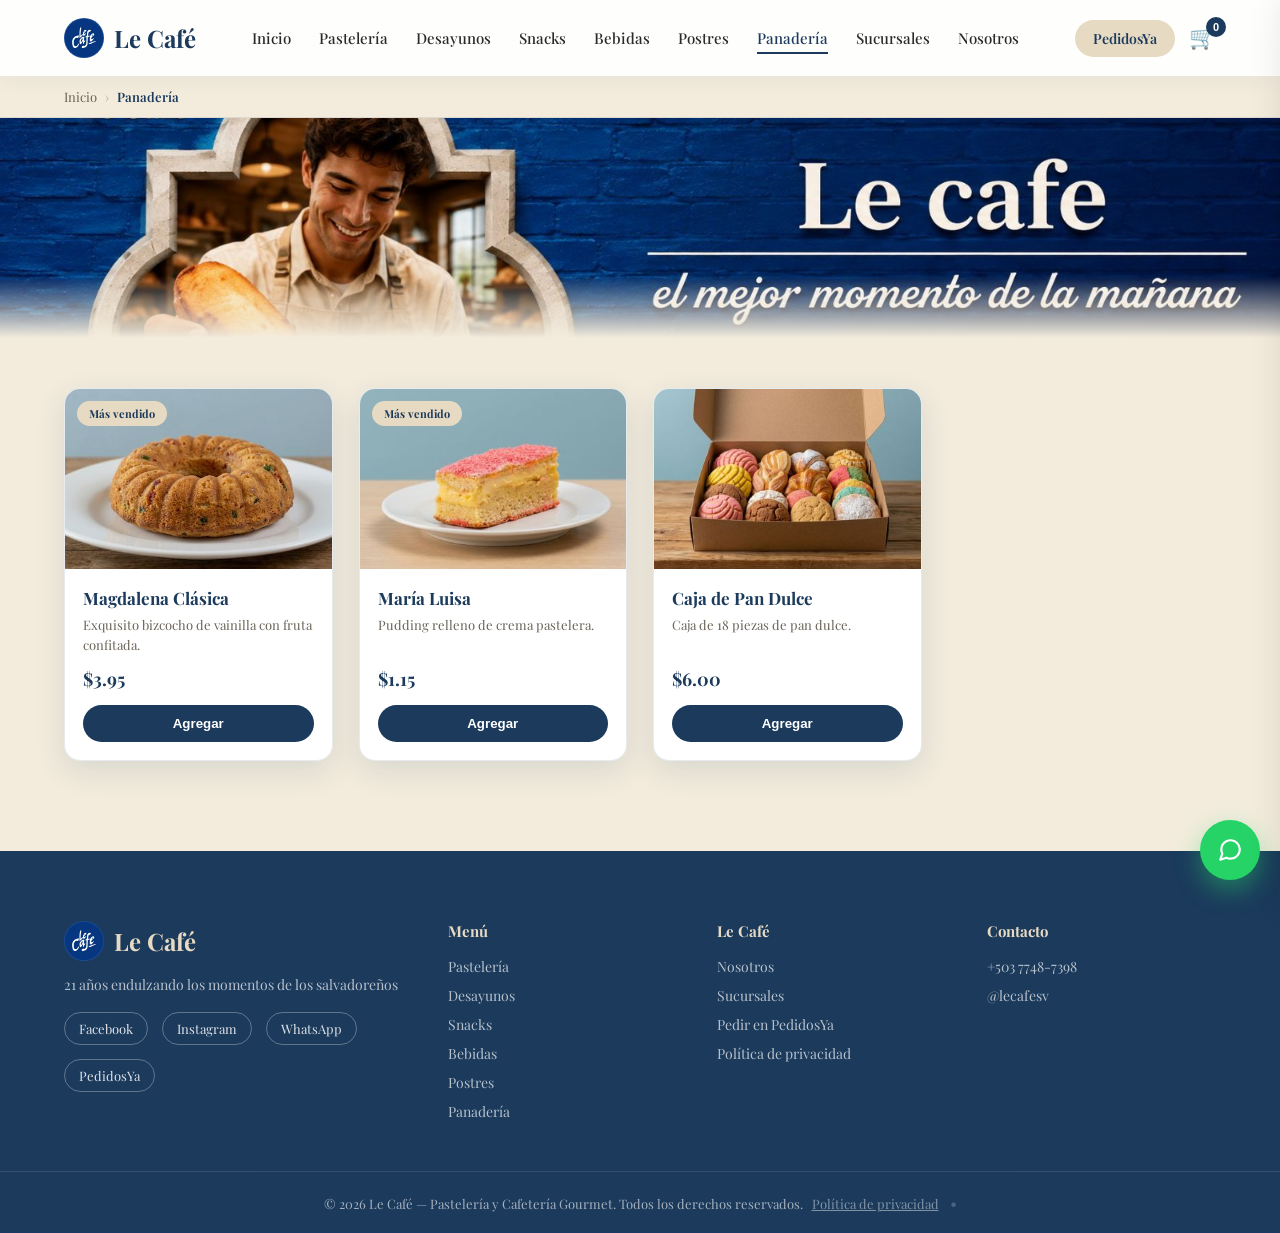
<file: docs/categoria-panaderia.html>
<!DOCTYPE html>
<html lang="es">
<head>
<meta charset="UTF-8">
<meta name="viewport" content="width=device-width, initial-scale=1.0, viewport-fit=cover">
<title>Panadería | Le Café</title>
<meta name="description" content="Pan dulce recién horneado de Le Café: magdalenas, maría luisa y más. Tradición salvadoreña de 21 años.">
<link rel="preconnect" href="https://fonts.googleapis.com">
<link rel="preconnect" href="https://fonts.gstatic.com" crossorigin>
<link href="https://fonts.googleapis.com/css2?family=Playfair+Display:wght@400;500;600;700;800&display=swap" rel="stylesheet">
<link rel="stylesheet" href="assets/css/style.css?v=20260830-11">
<link rel="icon" type="image/jpeg" href="assets/img/logo.jpg">
<link rel="apple-touch-icon" href="assets/img/logo.jpg">
<script>const WHATSAPP_NUMERO = '50377487398';</script>
<link rel="canonical" href="https://edwinmarmol503-a11y.github.io/Le-Caf-/categoria-panaderia.html">
<meta name="robots" content="index,follow">
<meta property="og:type" content="website">
<meta property="og:site_name" content="Le Café">
<meta property="og:locale" content="es_SV">
<meta property="og:title" content="Panadería | Le Café">
<meta property="og:description" content="Pan dulce recién horneado de Le Café: magdalenas, maría luisa y más. Tradición salvadoreña de 21 años.">
<meta property="og:url" content="https://edwinmarmol503-a11y.github.io/Le-Caf-/categoria-panaderia.html">
<meta property="og:image" content="https://edwinmarmol503-a11y.github.io/Le-Caf-/assets/img/og.jpg?v=20260830-11">
<meta property="og:image:width" content="1200">
<meta property="og:image:height" content="630">
<meta name="twitter:card" content="summary_large_image">
<meta name="twitter:title" content="Panadería | Le Café">
<meta name="twitter:description" content="Pan dulce recién horneado de Le Café: magdalenas, maría luisa y más. Tradición salvadoreña de 21 años.">
<meta name="twitter:image" content="https://edwinmarmol503-a11y.github.io/Le-Caf-/assets/img/og.jpg?v=20260830-11">
<script type="application/ld+json">{"@context":"https://schema.org","@type":"BreadcrumbList","itemListElement":[{"@type":"ListItem","position":1,"name":"Inicio","item":"https://edwinmarmol503-a11y.github.io/Le-Caf-/"},{"@type":"ListItem","position":2,"name":"Panadería","item":"https://edwinmarmol503-a11y.github.io/Le-Caf-/categoria-panaderia.html"}]}</script>
</head>
<body>

<div id="preloader"><img class="preloader-logo" src="assets/img/logo.jpg" alt="Le Café"></div>

<header class="site-header" id="siteHeader">
    <div class="container header-inner">
        <a href="index.html" class="logo">
            <img src="assets/img/logo.jpg" alt="Le Café" class="logo-icon">
            <span class="logo-text">Le Café</span>
        </a>

        <nav class="main-nav" id="mainNav">
            <a href="index.html" class="">Inicio</a>
            <a href="categoria-pasteleria.html" class="">Pastelería</a>
            <a href="categoria-desayunos.html" class="">Desayunos</a>
            <a href="categoria-snacks.html" class="">Snacks</a>
            <a href="categoria-bebidas.html" class="">Bebidas</a>
            <a href="categoria-postres.html" class="">Postres</a>
            <a href="categoria-panaderia.html" class=" active">Panadería</a>
            <a href="sucursales.html" class="">Sucursales</a>
            <a href="nosotros.html" class="">Nosotros</a>
        </nav>

        <div class="header-actions">
            <a href="https://www.pedidosyasv.com.sv/restaurantes/san-salvador/le-cafe-san-jacinto-5153825f-bbc6-4fe4-978b-936264594c57-menu?origin=shop_list" target="_blank" rel="noopener" class="btn-pedidosya" title="Pedir en PedidosYa">
                <span>PedidosYa</span>
            </a>
            <button class="cart-toggle" id="cartToggle" title="Ver carrito">
                <span class="cart-icon">🛒</span>
                <span class="cart-badge" id="cartBadge">0</span>
            </button>
            <button class="menu-toggle" id="menuToggle" aria-label="Abrir menú" aria-expanded="false">
                <span></span><span></span><span></span>
            </button>
        </div>
    </div>
</header>

<div class="mobile-nav-overlay" id="mobileNavOverlay"></div>

<aside class="cart-drawer" id="cartDrawer">
    <div class="cart-drawer-header">
        <h3>Tu pedido</h3>
        <button id="cartClose" class="cart-close">&times;</button>
    </div>
    <div class="cart-drawer-body" id="cartBody">
        <p class="cart-empty">Tu carrito está vacío.</p>
    </div>
    <div class="cart-drawer-footer" id="cartFooter" style="display:none;">
        <div class="cart-total">
            <span>Total</span>
            <strong id="cartTotal">$0.00</strong>
        </div>
        <button class="btn-whatsapp-order" id="btnWhatsappOrder">
            <span class="wa-icon">📱</span> Enviar pedido por WhatsApp
        </button>
        <button class="btn-clear-cart" id="btnClearCart">Vaciar carrito</button>
        <p class="cart-note">Selecciona tu sucursal al enviar el mensaje por WhatsApp para confirmar el pedido.</p>
    </div>
</aside>
<div class="cart-overlay" id="cartOverlay"></div>
<nav class="breadcrumb" aria-label="Ruta"><div class="container"><a href="index.html">Inicio</a><span aria-hidden="true">›</span><span>Panadería</span></div></nav>
<section class="page-header reveal" style="background-image:url(&#39;assets/img/panaderia.jpg?v=20260830-11&#39;)">
    <h1 class="sr-only">Panadería</h1>
</section>

<section class="categoria-body">
    <div class="container">

        <div class="tab-panel active" id="tab-0">
            <div class="productos-grid">
                <div class="producto-card reveal">
                    <span class="badge badge-vendido">Más vendido</span>
                    <img src="assets/img/magdalena-clasica.jpg" alt="Magdalena Clásica" loading="lazy">
                    <div class="producto-info">
                        <h4>Magdalena Clásica</h4>
                        <p class="producto-desc">Exquisito bizcocho de vainilla con fruta confitada.</p>
                        <div class="producto-precio"><span>$3.95</span></div>
                        <button class="btn-agregar" data-id="magdalena-clasica" data-nombre="Magdalena Clásica" data-precio="3.95" data-imagen="assets/img/magdalena-clasica.jpg">Agregar</button>
                    </div>
                </div>                <div class="producto-card reveal">
                    <span class="badge badge-vendido">Más vendido</span>
                    <img src="assets/img/maria-luisa.jpg" alt="María Luisa" loading="lazy">
                    <div class="producto-info">
                        <h4>María Luisa</h4>
                        <p class="producto-desc">Pudding relleno de crema pastelera.</p>
                        <div class="producto-precio"><span>$1.15</span></div>
                        <button class="btn-agregar" data-id="maria-luisa" data-nombre="María Luisa" data-precio="1.15" data-imagen="assets/img/maria-luisa.jpg">Agregar</button>
                    </div>
                </div>                <div class="producto-card reveal">
                    
                    <img src="assets/img/caja-de-pan-dulce.jpg" alt="Caja de Pan Dulce" loading="lazy">
                    <div class="producto-info">
                        <h4>Caja de Pan Dulce</h4>
                        <p class="producto-desc">Caja de 18 piezas de pan dulce.</p>
                        <div class="producto-precio"><span>$6.00</span></div>
                        <button class="btn-agregar" data-id="caja-de-pan-dulce" data-nombre="Caja de Pan Dulce" data-precio="6.00" data-imagen="assets/img/caja-de-pan-dulce.jpg">Agregar</button>
                    </div>
                </div>
            </div>
        </div>
    </div>
</section>

    <div class="fab" id="fab">
        <ul class="fab-list">
            <li>
                <a class="fab-item fab-item--pedidos" href="https://www.pedidosyasv.com.sv/restaurantes/san-salvador/le-cafe-san-jacinto-5153825f-bbc6-4fe4-978b-936264594c57-menu?origin=shop_list" target="_blank" rel="noopener">
                    <span class="fab-item-label">Pedir ya</span>
                    <span class="fab-item-icon" aria-hidden="true"><svg viewBox="0 0 24 24" width="20" height="20" fill="none" stroke="currentColor" stroke-width="2" stroke-linecap="round" stroke-linejoin="round"><path d="M6 2 3 6v14a2 2 0 0 0 2 2h14a2 2 0 0 0 2-2V6l-3-4z"/><path d="M3 6h18"/><path d="M16 10a4 4 0 0 1-8 0"/></svg></span>
                </a>
            </li>
            <li>
                <a class="fab-item fab-item--instagram" href="https://ig.me/m/lecafesv" target="_blank" rel="noopener">
                    <span class="fab-item-label">Instagram</span>
                    <span class="fab-item-icon" aria-hidden="true"><svg viewBox="0 0 24 24" width="20" height="20" fill="none" stroke="currentColor" stroke-width="2" stroke-linecap="round" stroke-linejoin="round"><rect x="2.5" y="2.5" width="19" height="19" rx="5.5"/><circle cx="12" cy="12" r="4.2"/><circle cx="17.6" cy="6.4" r="1.3" fill="currentColor" stroke="none"/></svg></span>
                </a>
            </li>
            <li>
                <a class="fab-item fab-item--facebook" href="https://m.me/lecafesv" target="_blank" rel="noopener">
                    <span class="fab-item-label">Facebook</span>
                    <span class="fab-item-icon" aria-hidden="true"><svg viewBox="0 0 24 24" width="21" height="21" fill="currentColor"><path d="M22 12c0-5.52-4.48-10-10-10S2 6.48 2 12c0 4.99 3.66 9.13 8.44 9.88v-6.99H7.9V12h2.54V9.8c0-2.5 1.49-3.89 3.78-3.89 1.09 0 2.24.2 2.24.2v2.46h-1.26c-1.24 0-1.63.77-1.63 1.56V12h2.78l-.44 2.89h-2.34v6.99C18.34 21.13 22 16.99 22 12z"/></svg></span>
                </a>
            </li>
            <li>
                <a class="fab-item fab-item--whatsapp" href="https://wa.me/50377487398?text=Hola%2C+me+gustar%C3%ADa+hacer+una+consulta+%F0%9F%98%8A" target="_blank" rel="noopener">
                    <span class="fab-item-label">WhatsApp</span>
                    <span class="fab-item-icon" aria-hidden="true"><svg viewBox="0 0 24 24" width="21" height="21" fill="currentColor"><path d="M12.04 2c-5.46 0-9.9 4.44-9.9 9.9 0 1.75.46 3.45 1.32 4.95L2 22l5.25-1.38a9.86 9.86 0 0 0 4.79 1.22c5.46 0 9.9-4.44 9.9-9.9S17.5 2 12.04 2zm5.8 14.16c-.24.68-1.42 1.3-1.95 1.35-.5.05-1.13.24-3.67-.77-3.1-1.22-5.08-4.4-5.24-4.6-.15-.2-1.25-1.66-1.25-3.17 0-1.5.79-2.24 1.07-2.55.28-.3.61-.38.81-.38.2 0 .41.01.59.01.19.01.44-.07.69.53.24.6.83 2.06.9 2.2.07.15.12.32.02.52-.1.2-.15.32-.29.5-.15.17-.31.39-.44.52-.15.15-.3.31-.13.6.17.3.76 1.25 1.63 2.02 1.12.99 2.06 1.3 2.36 1.45.3.15.47.13.64-.08.17-.2.74-.86.94-1.16.2-.3.4-.25.67-.15.27.1 1.71.81 2 .96.3.15.5.22.57.34.07.13.07.73-.17 1.41z"/></svg></span>
                </a>
            </li>
        </ul>
        <button class="fab-toggle" id="fabToggle" type="button" aria-label="Abrir opciones de contacto" aria-expanded="false" aria-controls="fab">
            <svg class="fab-i fab-i-chat" viewBox="0 0 24 24" width="26" height="26" fill="none" stroke="currentColor" stroke-width="2" stroke-linecap="round" stroke-linejoin="round" aria-hidden="true"><path d="M21 11.5a8.38 8.38 0 0 1-.9 3.8 8.5 8.5 0 0 1-7.6 4.7 8.38 8.38 0 0 1-3.8-.9L3 21l1.9-5.7a8.38 8.38 0 0 1-.9-3.8 8.5 8.5 0 0 1 4.7-7.6 8.38 8.38 0 0 1 3.8-.9h.5a8.48 8.48 0 0 1 8 8v.5z"/></svg>
            <svg class="fab-i fab-i-close" viewBox="0 0 24 24" width="24" height="24" fill="none" stroke="currentColor" stroke-width="2.4" stroke-linecap="round" stroke-linejoin="round" aria-hidden="true"><path d="M18 6 6 18M6 6l12 12"/></svg>
        </button>
    </div>

    <div class="mobile-cta">
        <a href="#destacados" class="mcta-menu">Ver menú</a>
        <a href="https://wa.me/50377487398?text=Hola%2C+quiero+hacer+un+pedido+en+Le+Caf%C3%A9" target="_blank" rel="noopener" class="mcta-wa">Pedir por WhatsApp</a>
    </div>

    <footer class="site-footer">
        <div class="container footer-grid">
            <div class="footer-brand">
                <div class="logo footer-logo">
                    <img class="logo-icon" src="assets/img/logo.jpg" alt="Le Café">
                    <span class="logo-text">Le Café</span>
                </div>
                <p>21 años endulzando los momentos de los salvadoreños</p>
                <div class="footer-social">
                    <a href="https://www.facebook.com/lecafesv/" target="_blank" rel="noopener" title="Facebook">Facebook</a>
                    <a href="https://www.instagram.com/lecafesv/" target="_blank" rel="noopener" title="Instagram">Instagram</a>
                    <a href="https://wa.me/50377487398" target="_blank" rel="noopener" title="WhatsApp">WhatsApp</a>
                    <a href="https://www.pedidosyasv.com.sv/restaurantes/san-salvador/le-cafe-san-jacinto-5153825f-bbc6-4fe4-978b-936264594c57-menu?origin=shop_list" target="_blank" rel="noopener" title="PedidosYa">PedidosYa</a>
                </div>
            </div>

            <div class="footer-col">
                <h4>Menú</h4>
                <a href="categoria-pasteleria.html">Pastelería</a>
                <a href="categoria-desayunos.html">Desayunos</a>
                <a href="categoria-snacks.html">Snacks</a>
                <a href="categoria-bebidas.html">Bebidas</a>
                <a href="categoria-postres.html">Postres</a>
                <a href="categoria-panaderia.html">Panadería</a>
            </div>

            <div class="footer-col">
                <h4>Le Café</h4>
                <a href="nosotros.html">Nosotros</a>
                <a href="sucursales.html">Sucursales</a>
                <a href="https://www.pedidosyasv.com.sv/restaurantes/san-salvador/le-cafe-san-jacinto-5153825f-bbc6-4fe4-978b-936264594c57-menu?origin=shop_list" target="_blank" rel="noopener">Pedir en PedidosYa</a>
                <a href="privacidad.html">Política de privacidad</a>
            </div>

            <div class="footer-col">
                <h4>Contacto</h4>
                <a href="https://wa.me/50377487398" target="_blank" rel="noopener">+503 7748-7398</a>
                <a href="https://www.facebook.com/lecafesv/" target="_blank" rel="noopener">@lecafesv</a>
            </div>
        </div>
        <div class="footer-bottom">
            <p>&copy; 2026 Le Café — Pastelería y Cafetería Gourmet. Todos los derechos reservados. <a href="privacidad.html" class="footer-priv">Política de privacidad</a> <a href="panel/?v=11" class="admin-access-link" title="Panel" aria-label="Panel">&bull;</a></p>
        </div>
    </footer>

<script src="assets/js/data-render.js?v=20260830-11"></script>
<script src="assets/js/anim.js?v=20260830-11"></script>
<script src="assets/js/main.js?v=20260830-11"></script>
</body>
</html>
</file>
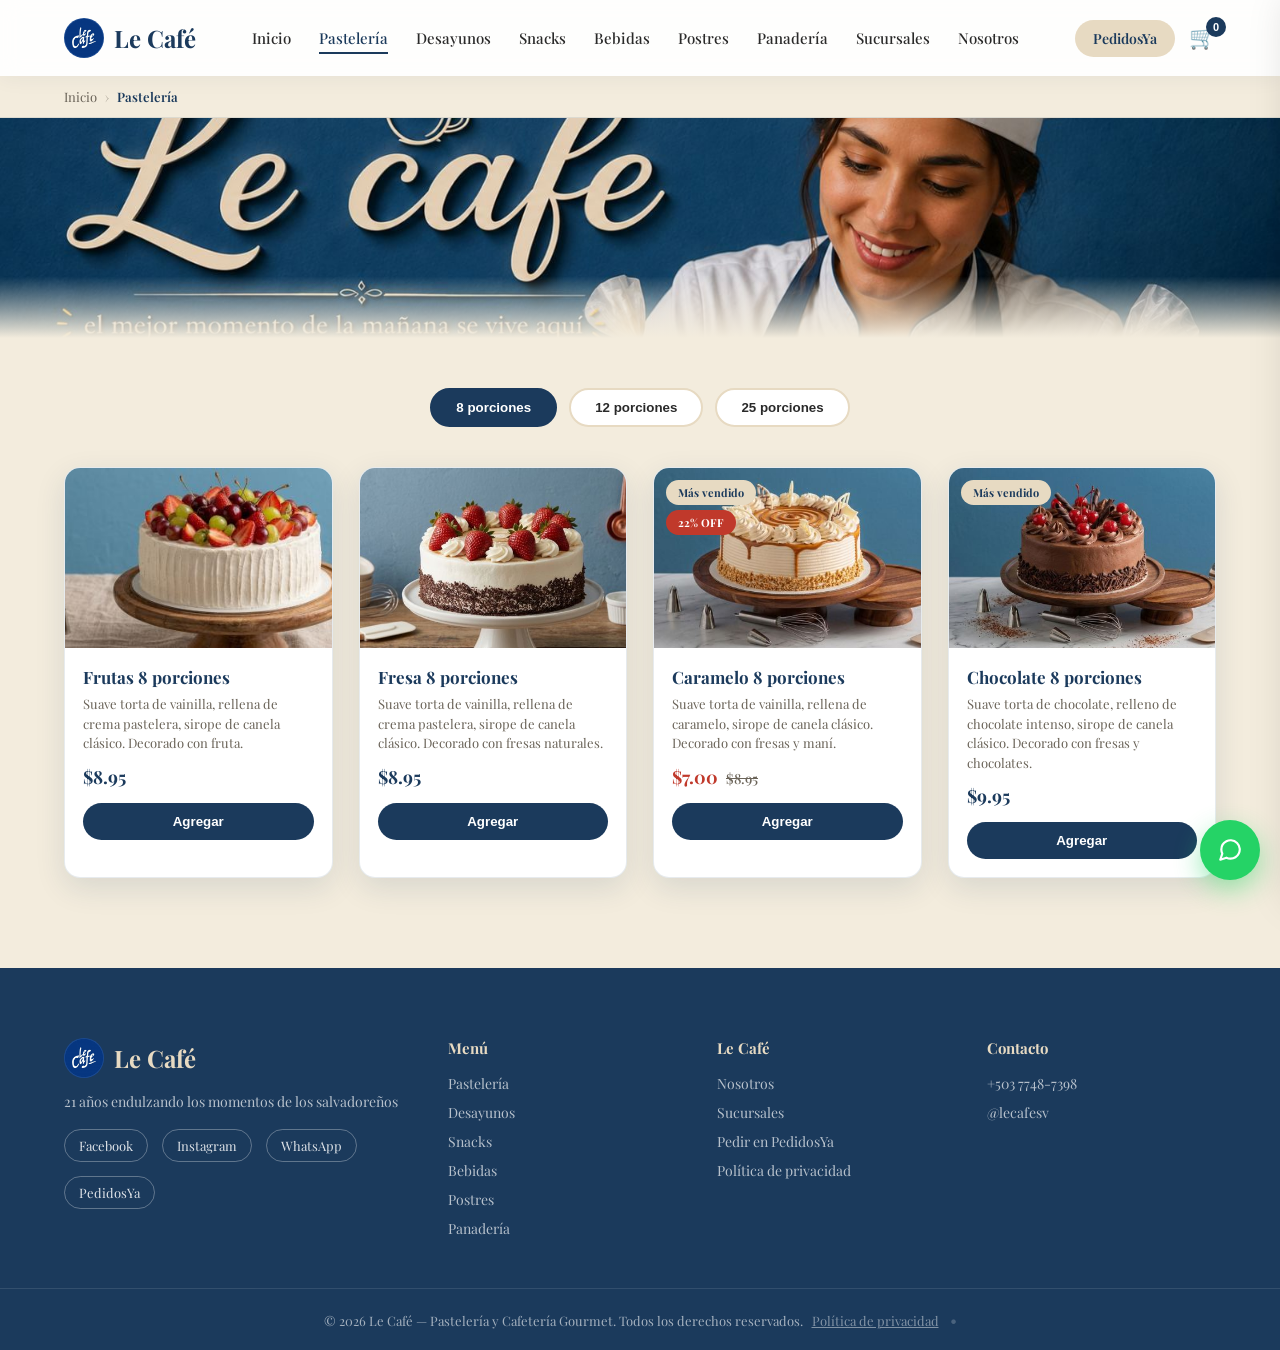
<file: docs/categoria-pasteleria.html>
<!DOCTYPE html>
<html lang="es">
<head>
<meta charset="UTF-8">
<meta name="viewport" content="width=device-width, initial-scale=1.0, viewport-fit=cover">
<title>Pastelería | Le Café</title>
<meta name="description" content="Pasteles frescos de Le Café: fresa, chocolate, frutas y caramelo en 8, 12 y 25 porciones. Rellenos y decorados para cada ocasión. Pide hoy.">
<link rel="preconnect" href="https://fonts.googleapis.com">
<link rel="preconnect" href="https://fonts.gstatic.com" crossorigin>
<link href="https://fonts.googleapis.com/css2?family=Playfair+Display:wght@400;500;600;700;800&display=swap" rel="stylesheet">
<link rel="stylesheet" href="assets/css/style.css?v=20260830-11">
<link rel="icon" type="image/jpeg" href="assets/img/logo.jpg">
<link rel="apple-touch-icon" href="assets/img/logo.jpg">
<script>const WHATSAPP_NUMERO = '50377487398';</script>
<link rel="canonical" href="https://edwinmarmol503-a11y.github.io/Le-Caf-/categoria-pasteleria.html">
<meta name="robots" content="index,follow">
<meta property="og:type" content="website">
<meta property="og:site_name" content="Le Café">
<meta property="og:locale" content="es_SV">
<meta property="og:title" content="Pastelería | Le Café">
<meta property="og:description" content="Pasteles frescos de Le Café: fresa, chocolate, frutas y caramelo en 8, 12 y 25 porciones. Rellenos y decorados para cada ocasión. Pide hoy.">
<meta property="og:url" content="https://edwinmarmol503-a11y.github.io/Le-Caf-/categoria-pasteleria.html">
<meta property="og:image" content="https://edwinmarmol503-a11y.github.io/Le-Caf-/assets/img/og.jpg?v=20260830-11">
<meta property="og:image:width" content="1200">
<meta property="og:image:height" content="630">
<meta name="twitter:card" content="summary_large_image">
<meta name="twitter:title" content="Pastelería | Le Café">
<meta name="twitter:description" content="Pasteles frescos de Le Café: fresa, chocolate, frutas y caramelo en 8, 12 y 25 porciones. Rellenos y decorados para cada ocasión. Pide hoy.">
<meta name="twitter:image" content="https://edwinmarmol503-a11y.github.io/Le-Caf-/assets/img/og.jpg?v=20260830-11">
<script type="application/ld+json">{"@context":"https://schema.org","@type":"BreadcrumbList","itemListElement":[{"@type":"ListItem","position":1,"name":"Inicio","item":"https://edwinmarmol503-a11y.github.io/Le-Caf-/"},{"@type":"ListItem","position":2,"name":"Pastelería","item":"https://edwinmarmol503-a11y.github.io/Le-Caf-/categoria-pasteleria.html"}]}</script>
</head>
<body>

<div id="preloader"><img class="preloader-logo" src="assets/img/logo.jpg" alt="Le Café"></div>

<header class="site-header" id="siteHeader">
    <div class="container header-inner">
        <a href="index.html" class="logo">
            <img src="assets/img/logo.jpg" alt="Le Café" class="logo-icon">
            <span class="logo-text">Le Café</span>
        </a>

        <nav class="main-nav" id="mainNav">
            <a href="index.html" class="">Inicio</a>
            <a href="categoria-pasteleria.html" class=" active">Pastelería</a>
            <a href="categoria-desayunos.html" class="">Desayunos</a>
            <a href="categoria-snacks.html" class="">Snacks</a>
            <a href="categoria-bebidas.html" class="">Bebidas</a>
            <a href="categoria-postres.html" class="">Postres</a>
            <a href="categoria-panaderia.html" class="">Panadería</a>
            <a href="sucursales.html" class="">Sucursales</a>
            <a href="nosotros.html" class="">Nosotros</a>
        </nav>

        <div class="header-actions">
            <a href="https://www.pedidosyasv.com.sv/restaurantes/san-salvador/le-cafe-san-jacinto-5153825f-bbc6-4fe4-978b-936264594c57-menu?origin=shop_list" target="_blank" rel="noopener" class="btn-pedidosya" title="Pedir en PedidosYa">
                <span>PedidosYa</span>
            </a>
            <button class="cart-toggle" id="cartToggle" title="Ver carrito">
                <span class="cart-icon">🛒</span>
                <span class="cart-badge" id="cartBadge">0</span>
            </button>
            <button class="menu-toggle" id="menuToggle" aria-label="Abrir menú" aria-expanded="false">
                <span></span><span></span><span></span>
            </button>
        </div>
    </div>
</header>

<div class="mobile-nav-overlay" id="mobileNavOverlay"></div>

<aside class="cart-drawer" id="cartDrawer">
    <div class="cart-drawer-header">
        <h3>Tu pedido</h3>
        <button id="cartClose" class="cart-close">&times;</button>
    </div>
    <div class="cart-drawer-body" id="cartBody">
        <p class="cart-empty">Tu carrito está vacío.</p>
    </div>
    <div class="cart-drawer-footer" id="cartFooter" style="display:none;">
        <div class="cart-total">
            <span>Total</span>
            <strong id="cartTotal">$0.00</strong>
        </div>
        <button class="btn-whatsapp-order" id="btnWhatsappOrder">
            <span class="wa-icon">📱</span> Enviar pedido por WhatsApp
        </button>
        <button class="btn-clear-cart" id="btnClearCart">Vaciar carrito</button>
        <p class="cart-note">Selecciona tu sucursal al enviar el mensaje por WhatsApp para confirmar el pedido.</p>
    </div>
</aside>
<div class="cart-overlay" id="cartOverlay"></div>
<nav class="breadcrumb" aria-label="Ruta"><div class="container"><a href="index.html">Inicio</a><span aria-hidden="true">›</span><span>Pastelería</span></div></nav>
<section class="page-header reveal" style="background-image:url(&#39;assets/img/pasteleria.jpg?v=20260830-11&#39;)">
    <h1 class="sr-only">Pastelería</h1>
</section>

<section class="categoria-body">
    <div class="container">
        <div class="tabs-nav reveal" id="tabsNav">
            <button class="tab-btn active" data-tab="tab-0">8 porciones</button>
            <button class="tab-btn " data-tab="tab-1">12 porciones</button>
            <button class="tab-btn " data-tab="tab-2">25 porciones</button>
        </div>

        <div class="tab-panel active" id="tab-0">
            <div class="productos-grid">
                <div class="producto-card reveal">
                    
                    <img src="assets/img/pastel-frutas.jpg" alt="Frutas 8 porciones" loading="lazy">
                    <div class="producto-info">
                        <h4>Frutas 8 porciones</h4>
                        <p class="producto-desc">Suave torta de vainilla, rellena de crema pastelera, sirope de canela clásico. Decorado con fruta.</p>
                        <div class="producto-precio"><span>$8.95</span></div>
                        <button class="btn-agregar" data-id="frutas-8-porciones" data-nombre="Frutas 8 porciones" data-precio="8.95" data-imagen="assets/img/pastel-frutas.jpg">Agregar</button>
                    </div>
                </div>                <div class="producto-card reveal">
                    
                    <img src="assets/img/pastel-fresa.jpg" alt="Fresa 8 porciones" loading="lazy">
                    <div class="producto-info">
                        <h4>Fresa 8 porciones</h4>
                        <p class="producto-desc">Suave torta de vainilla, rellena de crema pastelera, sirope de canela clásico. Decorado con fresas naturales.</p>
                        <div class="producto-precio"><span>$8.95</span></div>
                        <button class="btn-agregar" data-id="fresa-8-porciones" data-nombre="Fresa 8 porciones" data-precio="8.95" data-imagen="assets/img/pastel-fresa.jpg">Agregar</button>
                    </div>
                </div>                <div class="producto-card reveal">
                    <span class="badge badge-vendido">Más vendido</span><span class="badge badge-oferta">22% OFF</span>
                    <img src="assets/img/pastel-caramelo.jpg" alt="Caramelo 8 porciones" loading="lazy">
                    <div class="producto-info">
                        <h4>Caramelo 8 porciones</h4>
                        <p class="producto-desc">Suave torta de vainilla, rellena de caramelo, sirope de canela clásico. Decorado con fresas y maní.</p>
                        <div class="producto-precio"><span class="precio-oferta">$7.00</span><span class="precio-tachado">$8.95</span></div>
                        <button class="btn-agregar" data-id="caramelo-8-porciones" data-nombre="Caramelo 8 porciones" data-precio="7.00" data-imagen="assets/img/pastel-caramelo.jpg">Agregar</button>
                    </div>
                </div>                <div class="producto-card reveal">
                    <span class="badge badge-vendido">Más vendido</span>
                    <img src="assets/img/pastel-chocolate.jpg" alt="Chocolate 8 porciones" loading="lazy">
                    <div class="producto-info">
                        <h4>Chocolate 8 porciones</h4>
                        <p class="producto-desc">Suave torta de chocolate, relleno de chocolate intenso, sirope de canela clásico. Decorado con fresas y chocolates.</p>
                        <div class="producto-precio"><span>$9.95</span></div>
                        <button class="btn-agregar" data-id="chocolate-8-porciones" data-nombre="Chocolate 8 porciones" data-precio="9.95" data-imagen="assets/img/pastel-chocolate.jpg">Agregar</button>
                    </div>
                </div>
            </div>
        </div>        <div class="tab-panel " id="tab-1">
            <div class="productos-grid">
                <div class="producto-card reveal">
                    <span class="badge badge-vendido">Más vendido</span><span class="badge badge-oferta">20% OFF</span>
                    <img src="assets/img/pastel-frutas.jpg" alt="Frutas 12 porciones" loading="lazy">
                    <div class="producto-info">
                        <h4>Frutas 12 porciones</h4>
                        <p class="producto-desc">Suave torta de vainilla, rellena de crema pastelera, sirope de canela clásico. Decorado con fruta.</p>
                        <div class="producto-precio"><span class="precio-oferta">$11.16</span><span class="precio-tachado">$13.95</span></div>
                        <button class="btn-agregar" data-id="frutas-12-porciones" data-nombre="Frutas 12 porciones" data-precio="11.16" data-imagen="assets/img/pastel-frutas.jpg">Agregar</button>
                    </div>
                </div>                <div class="producto-card reveal">
                    <span class="badge badge-vendido">Más vendido</span>
                    <img src="assets/img/pastel-fresa.jpg" alt="Fresa 12 porciones" loading="lazy">
                    <div class="producto-info">
                        <h4>Fresa 12 porciones</h4>
                        <p class="producto-desc">Suave torta de vainilla, rellena de crema pastelera, sirope de canela clásico. Decorado con fresas naturales.</p>
                        <div class="producto-precio"><span>$13.95</span></div>
                        <button class="btn-agregar" data-id="fresa-12-porciones" data-nombre="Fresa 12 porciones" data-precio="13.95" data-imagen="assets/img/pastel-fresa.jpg">Agregar</button>
                    </div>
                </div>                <div class="producto-card reveal">
                    
                    <img src="assets/img/pastel-caramelo.jpg" alt="Caramelo 12 porciones" loading="lazy">
                    <div class="producto-info">
                        <h4>Caramelo 12 porciones</h4>
                        <p class="producto-desc">Suave torta de vainilla, rellena de caramelo, sirope de canela clásico. Decorado con fresas y maní.</p>
                        <div class="producto-precio"><span>$13.95</span></div>
                        <button class="btn-agregar" data-id="caramelo-12-porciones" data-nombre="Caramelo 12 porciones" data-precio="13.95" data-imagen="assets/img/pastel-caramelo.jpg">Agregar</button>
                    </div>
                </div>                <div class="producto-card reveal">
                    <span class="badge badge-vendido">Más vendido</span><span class="badge badge-oferta">20% OFF</span>
                    <img src="assets/img/pastel-chocolate.jpg" alt="Chocolate 12 porciones" loading="lazy">
                    <div class="producto-info">
                        <h4>Chocolate 12 porciones</h4>
                        <p class="producto-desc">Suave torta de chocolate, relleno de chocolate intenso, sirope de canela clásico. Decorado con fresas y chocolates.</p>
                        <div class="producto-precio"><span class="precio-oferta">$11.95</span><span class="precio-tachado">$14.95</span></div>
                        <button class="btn-agregar" data-id="chocolate-12-porciones" data-nombre="Chocolate 12 porciones" data-precio="11.95" data-imagen="assets/img/pastel-chocolate.jpg">Agregar</button>
                    </div>
                </div>
            </div>
        </div>        <div class="tab-panel " id="tab-2">
            <div class="productos-grid">
                <div class="producto-card reveal">
                    
                    <img src="assets/img/pastel-frutas.jpg" alt="Frutas 25 porciones" loading="lazy">
                    <div class="producto-info">
                        <h4>Frutas 25 porciones</h4>
                        <p class="producto-desc">Suave torta de vainilla, rellena de crema pastelera, sirope de canela clásico. Decorado con fruta.</p>
                        <div class="producto-precio"><span>$18.95</span></div>
                        <button class="btn-agregar" data-id="frutas-25-porciones" data-nombre="Frutas 25 porciones" data-precio="18.95" data-imagen="assets/img/pastel-frutas.jpg">Agregar</button>
                    </div>
                </div>                <div class="producto-card reveal">
                    
                    <img src="assets/img/pastel-fresa.jpg" alt="Fresa 25 porciones" loading="lazy">
                    <div class="producto-info">
                        <h4>Fresa 25 porciones</h4>
                        <p class="producto-desc">Suave torta de vainilla, rellena de crema pastelera, sirope de canela clásico. Decorado con fresas naturales.</p>
                        <div class="producto-precio"><span>$18.95</span></div>
                        <button class="btn-agregar" data-id="fresa-25-porciones" data-nombre="Fresa 25 porciones" data-precio="18.95" data-imagen="assets/img/pastel-fresa.jpg">Agregar</button>
                    </div>
                </div>                <div class="producto-card reveal">
                    
                    <img src="assets/img/pastel-caramelo.jpg" alt="Caramelo 25 porciones" loading="lazy">
                    <div class="producto-info">
                        <h4>Caramelo 25 porciones</h4>
                        <p class="producto-desc">Suave torta de vainilla, rellena de caramelo, sirope de canela clásico. Decorado con fresas y maní.</p>
                        <div class="producto-precio"><span>$18.95</span></div>
                        <button class="btn-agregar" data-id="caramelo-25-porciones" data-nombre="Caramelo 25 porciones" data-precio="18.95" data-imagen="assets/img/pastel-caramelo.jpg">Agregar</button>
                    </div>
                </div>                <div class="producto-card reveal">
                    
                    <img src="assets/img/pastel-chocolate.jpg" alt="Chocolate 25 porciones" loading="lazy">
                    <div class="producto-info">
                        <h4>Chocolate 25 porciones</h4>
                        <p class="producto-desc">Suave torta de chocolate, relleno de chocolate intenso, sirope de canela clásico. Decorado con fresas y chocolates.</p>
                        <div class="producto-precio"><span>$19.95</span></div>
                        <button class="btn-agregar" data-id="chocolate-25-porciones" data-nombre="Chocolate 25 porciones" data-precio="19.95" data-imagen="assets/img/pastel-chocolate.jpg">Agregar</button>
                    </div>
                </div>
            </div>
        </div>
    </div>
</section>

    <div class="fab" id="fab">
        <ul class="fab-list">
            <li>
                <a class="fab-item fab-item--pedidos" href="https://www.pedidosyasv.com.sv/restaurantes/san-salvador/le-cafe-san-jacinto-5153825f-bbc6-4fe4-978b-936264594c57-menu?origin=shop_list" target="_blank" rel="noopener">
                    <span class="fab-item-label">Pedir ya</span>
                    <span class="fab-item-icon" aria-hidden="true"><svg viewBox="0 0 24 24" width="20" height="20" fill="none" stroke="currentColor" stroke-width="2" stroke-linecap="round" stroke-linejoin="round"><path d="M6 2 3 6v14a2 2 0 0 0 2 2h14a2 2 0 0 0 2-2V6l-3-4z"/><path d="M3 6h18"/><path d="M16 10a4 4 0 0 1-8 0"/></svg></span>
                </a>
            </li>
            <li>
                <a class="fab-item fab-item--instagram" href="https://ig.me/m/lecafesv" target="_blank" rel="noopener">
                    <span class="fab-item-label">Instagram</span>
                    <span class="fab-item-icon" aria-hidden="true"><svg viewBox="0 0 24 24" width="20" height="20" fill="none" stroke="currentColor" stroke-width="2" stroke-linecap="round" stroke-linejoin="round"><rect x="2.5" y="2.5" width="19" height="19" rx="5.5"/><circle cx="12" cy="12" r="4.2"/><circle cx="17.6" cy="6.4" r="1.3" fill="currentColor" stroke="none"/></svg></span>
                </a>
            </li>
            <li>
                <a class="fab-item fab-item--facebook" href="https://m.me/lecafesv" target="_blank" rel="noopener">
                    <span class="fab-item-label">Facebook</span>
                    <span class="fab-item-icon" aria-hidden="true"><svg viewBox="0 0 24 24" width="21" height="21" fill="currentColor"><path d="M22 12c0-5.52-4.48-10-10-10S2 6.48 2 12c0 4.99 3.66 9.13 8.44 9.88v-6.99H7.9V12h2.54V9.8c0-2.5 1.49-3.89 3.78-3.89 1.09 0 2.24.2 2.24.2v2.46h-1.26c-1.24 0-1.63.77-1.63 1.56V12h2.78l-.44 2.89h-2.34v6.99C18.34 21.13 22 16.99 22 12z"/></svg></span>
                </a>
            </li>
            <li>
                <a class="fab-item fab-item--whatsapp" href="https://wa.me/50377487398?text=Hola%2C+me+gustar%C3%ADa+hacer+una+consulta+%F0%9F%98%8A" target="_blank" rel="noopener">
                    <span class="fab-item-label">WhatsApp</span>
                    <span class="fab-item-icon" aria-hidden="true"><svg viewBox="0 0 24 24" width="21" height="21" fill="currentColor"><path d="M12.04 2c-5.46 0-9.9 4.44-9.9 9.9 0 1.75.46 3.45 1.32 4.95L2 22l5.25-1.38a9.86 9.86 0 0 0 4.79 1.22c5.46 0 9.9-4.44 9.9-9.9S17.5 2 12.04 2zm5.8 14.16c-.24.68-1.42 1.3-1.95 1.35-.5.05-1.13.24-3.67-.77-3.1-1.22-5.08-4.4-5.24-4.6-.15-.2-1.25-1.66-1.25-3.17 0-1.5.79-2.24 1.07-2.55.28-.3.61-.38.81-.38.2 0 .41.01.59.01.19.01.44-.07.69.53.24.6.83 2.06.9 2.2.07.15.12.32.02.52-.1.2-.15.32-.29.5-.15.17-.31.39-.44.52-.15.15-.3.31-.13.6.17.3.76 1.25 1.63 2.02 1.12.99 2.06 1.3 2.36 1.45.3.15.47.13.64-.08.17-.2.74-.86.94-1.16.2-.3.4-.25.67-.15.27.1 1.71.81 2 .96.3.15.5.22.57.34.07.13.07.73-.17 1.41z"/></svg></span>
                </a>
            </li>
        </ul>
        <button class="fab-toggle" id="fabToggle" type="button" aria-label="Abrir opciones de contacto" aria-expanded="false" aria-controls="fab">
            <svg class="fab-i fab-i-chat" viewBox="0 0 24 24" width="26" height="26" fill="none" stroke="currentColor" stroke-width="2" stroke-linecap="round" stroke-linejoin="round" aria-hidden="true"><path d="M21 11.5a8.38 8.38 0 0 1-.9 3.8 8.5 8.5 0 0 1-7.6 4.7 8.38 8.38 0 0 1-3.8-.9L3 21l1.9-5.7a8.38 8.38 0 0 1-.9-3.8 8.5 8.5 0 0 1 4.7-7.6 8.38 8.38 0 0 1 3.8-.9h.5a8.48 8.48 0 0 1 8 8v.5z"/></svg>
            <svg class="fab-i fab-i-close" viewBox="0 0 24 24" width="24" height="24" fill="none" stroke="currentColor" stroke-width="2.4" stroke-linecap="round" stroke-linejoin="round" aria-hidden="true"><path d="M18 6 6 18M6 6l12 12"/></svg>
        </button>
    </div>

    <div class="mobile-cta">
        <a href="#destacados" class="mcta-menu">Ver menú</a>
        <a href="https://wa.me/50377487398?text=Hola%2C+quiero+hacer+un+pedido+en+Le+Caf%C3%A9" target="_blank" rel="noopener" class="mcta-wa">Pedir por WhatsApp</a>
    </div>

    <footer class="site-footer">
        <div class="container footer-grid">
            <div class="footer-brand">
                <div class="logo footer-logo">
                    <img class="logo-icon" src="assets/img/logo.jpg" alt="Le Café">
                    <span class="logo-text">Le Café</span>
                </div>
                <p>21 años endulzando los momentos de los salvadoreños</p>
                <div class="footer-social">
                    <a href="https://www.facebook.com/lecafesv/" target="_blank" rel="noopener" title="Facebook">Facebook</a>
                    <a href="https://www.instagram.com/lecafesv/" target="_blank" rel="noopener" title="Instagram">Instagram</a>
                    <a href="https://wa.me/50377487398" target="_blank" rel="noopener" title="WhatsApp">WhatsApp</a>
                    <a href="https://www.pedidosyasv.com.sv/restaurantes/san-salvador/le-cafe-san-jacinto-5153825f-bbc6-4fe4-978b-936264594c57-menu?origin=shop_list" target="_blank" rel="noopener" title="PedidosYa">PedidosYa</a>
                </div>
            </div>

            <div class="footer-col">
                <h4>Menú</h4>
                <a href="categoria-pasteleria.html">Pastelería</a>
                <a href="categoria-desayunos.html">Desayunos</a>
                <a href="categoria-snacks.html">Snacks</a>
                <a href="categoria-bebidas.html">Bebidas</a>
                <a href="categoria-postres.html">Postres</a>
                <a href="categoria-panaderia.html">Panadería</a>
            </div>

            <div class="footer-col">
                <h4>Le Café</h4>
                <a href="nosotros.html">Nosotros</a>
                <a href="sucursales.html">Sucursales</a>
                <a href="https://www.pedidosyasv.com.sv/restaurantes/san-salvador/le-cafe-san-jacinto-5153825f-bbc6-4fe4-978b-936264594c57-menu?origin=shop_list" target="_blank" rel="noopener">Pedir en PedidosYa</a>
                <a href="privacidad.html">Política de privacidad</a>
            </div>

            <div class="footer-col">
                <h4>Contacto</h4>
                <a href="https://wa.me/50377487398" target="_blank" rel="noopener">+503 7748-7398</a>
                <a href="https://www.facebook.com/lecafesv/" target="_blank" rel="noopener">@lecafesv</a>
            </div>
        </div>
        <div class="footer-bottom">
            <p>&copy; 2026 Le Café — Pastelería y Cafetería Gourmet. Todos los derechos reservados. <a href="privacidad.html" class="footer-priv">Política de privacidad</a> <a href="panel/?v=11" class="admin-access-link" title="Panel" aria-label="Panel">&bull;</a></p>
        </div>
    </footer>

<script src="assets/js/data-render.js?v=20260830-11"></script>
<script src="assets/js/anim.js?v=20260830-11"></script>
<script src="assets/js/main.js?v=20260830-11"></script>
</body>
</html>
</file>
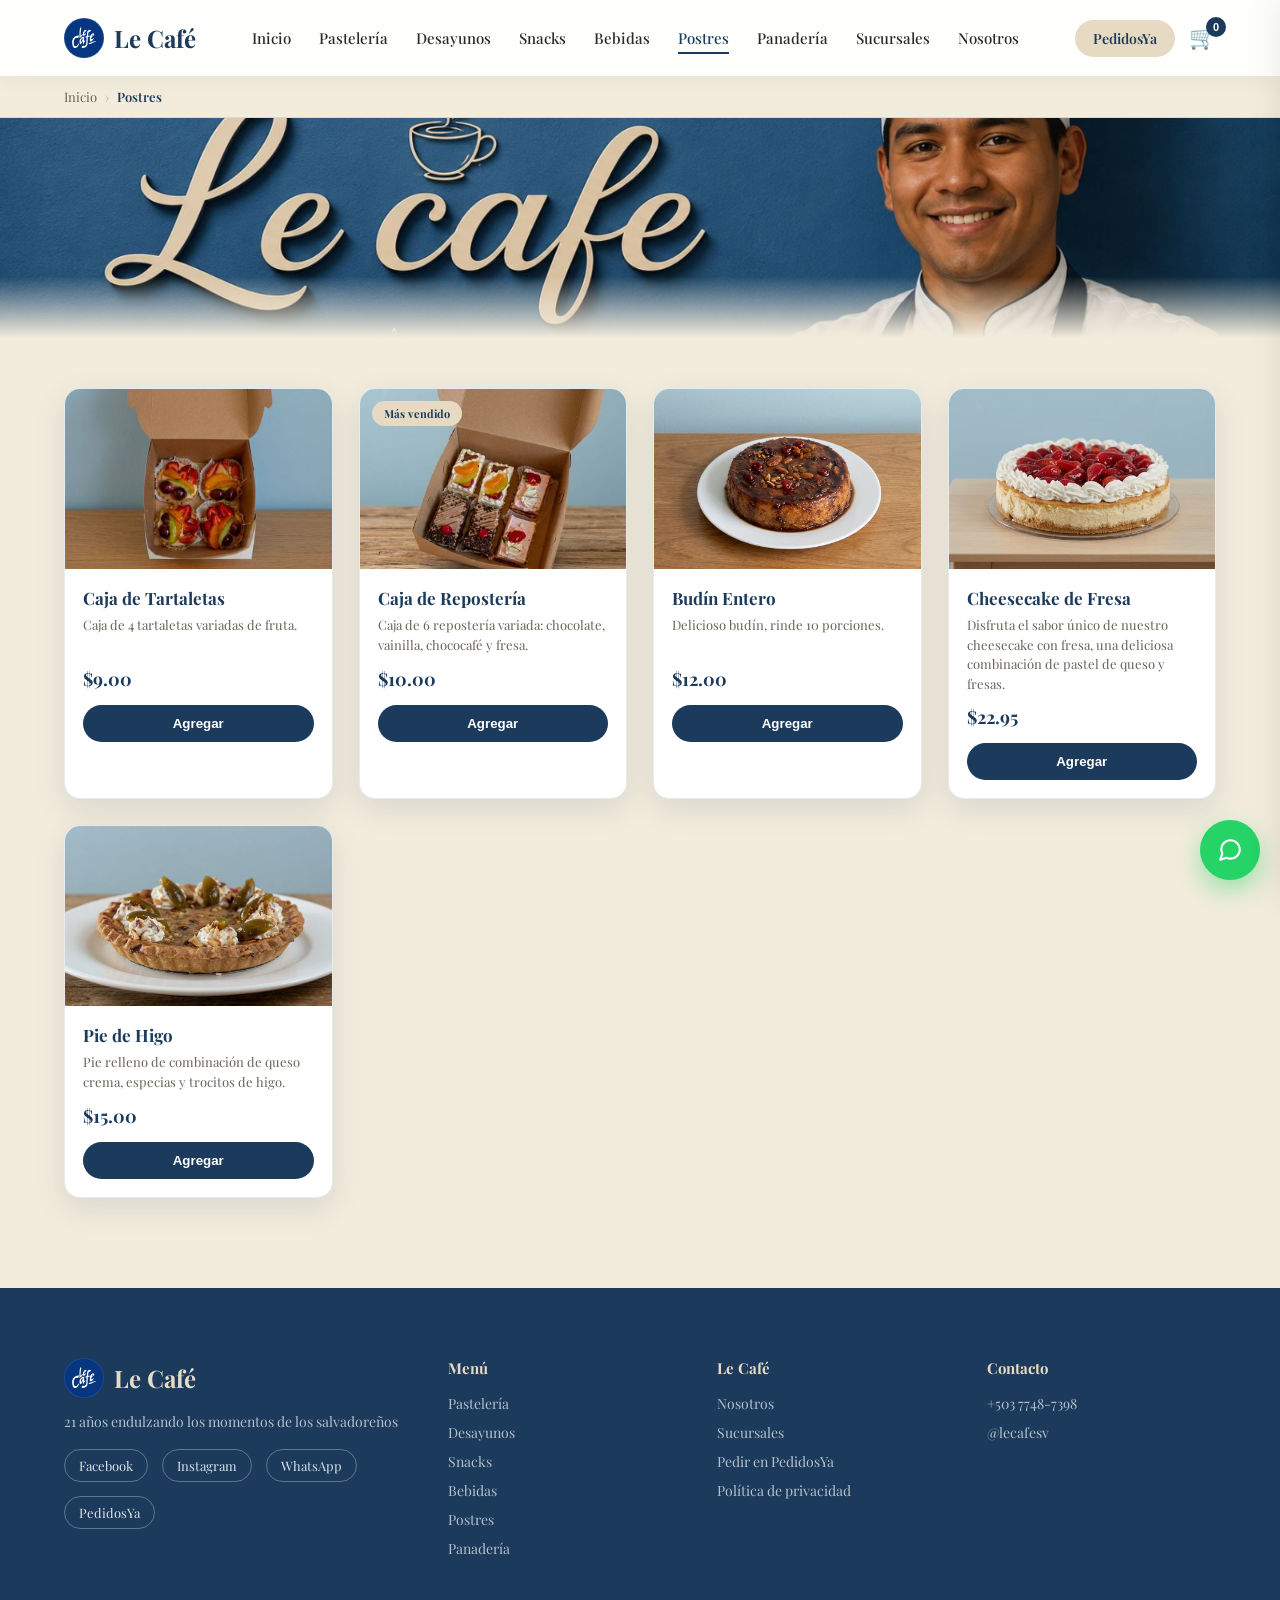
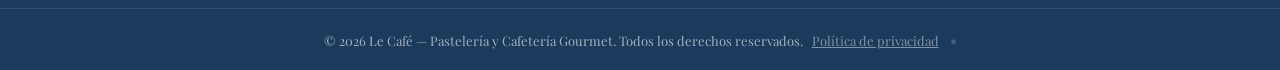
<file: docs/categoria-postres.html>
<!DOCTYPE html>
<html lang="es">
<head>
<meta charset="UTF-8">
<meta name="viewport" content="width=device-width, initial-scale=1.0, viewport-fit=cover">
<title>Postres | Le Café</title>
<meta name="description" content="Postres de Le Café: cheesecakes, pies, budines y cajas de repostería para endulzar tus momentos. Pide en línea.">
<link rel="preconnect" href="https://fonts.googleapis.com">
<link rel="preconnect" href="https://fonts.gstatic.com" crossorigin>
<link href="https://fonts.googleapis.com/css2?family=Playfair+Display:wght@400;500;600;700;800&display=swap" rel="stylesheet">
<link rel="stylesheet" href="assets/css/style.css?v=20260830-11">
<link rel="icon" type="image/jpeg" href="assets/img/logo.jpg">
<link rel="apple-touch-icon" href="assets/img/logo.jpg">
<script>const WHATSAPP_NUMERO = '50377487398';</script>
<link rel="canonical" href="https://edwinmarmol503-a11y.github.io/Le-Caf-/categoria-postres.html">
<meta name="robots" content="index,follow">
<meta property="og:type" content="website">
<meta property="og:site_name" content="Le Café">
<meta property="og:locale" content="es_SV">
<meta property="og:title" content="Postres | Le Café">
<meta property="og:description" content="Postres de Le Café: cheesecakes, pies, budines y cajas de repostería para endulzar tus momentos. Pide en línea.">
<meta property="og:url" content="https://edwinmarmol503-a11y.github.io/Le-Caf-/categoria-postres.html">
<meta property="og:image" content="https://edwinmarmol503-a11y.github.io/Le-Caf-/assets/img/og.jpg?v=20260830-11">
<meta property="og:image:width" content="1200">
<meta property="og:image:height" content="630">
<meta name="twitter:card" content="summary_large_image">
<meta name="twitter:title" content="Postres | Le Café">
<meta name="twitter:description" content="Postres de Le Café: cheesecakes, pies, budines y cajas de repostería para endulzar tus momentos. Pide en línea.">
<meta name="twitter:image" content="https://edwinmarmol503-a11y.github.io/Le-Caf-/assets/img/og.jpg?v=20260830-11">
<script type="application/ld+json">{"@context":"https://schema.org","@type":"BreadcrumbList","itemListElement":[{"@type":"ListItem","position":1,"name":"Inicio","item":"https://edwinmarmol503-a11y.github.io/Le-Caf-/"},{"@type":"ListItem","position":2,"name":"Postres","item":"https://edwinmarmol503-a11y.github.io/Le-Caf-/categoria-postres.html"}]}</script>
</head>
<body>

<div id="preloader"><img class="preloader-logo" src="assets/img/logo.jpg" alt="Le Café"></div>

<header class="site-header" id="siteHeader">
    <div class="container header-inner">
        <a href="index.html" class="logo">
            <img src="assets/img/logo.jpg" alt="Le Café" class="logo-icon">
            <span class="logo-text">Le Café</span>
        </a>

        <nav class="main-nav" id="mainNav">
            <a href="index.html" class="">Inicio</a>
            <a href="categoria-pasteleria.html" class="">Pastelería</a>
            <a href="categoria-desayunos.html" class="">Desayunos</a>
            <a href="categoria-snacks.html" class="">Snacks</a>
            <a href="categoria-bebidas.html" class="">Bebidas</a>
            <a href="categoria-postres.html" class=" active">Postres</a>
            <a href="categoria-panaderia.html" class="">Panadería</a>
            <a href="sucursales.html" class="">Sucursales</a>
            <a href="nosotros.html" class="">Nosotros</a>
        </nav>

        <div class="header-actions">
            <a href="https://www.pedidosyasv.com.sv/restaurantes/san-salvador/le-cafe-san-jacinto-5153825f-bbc6-4fe4-978b-936264594c57-menu?origin=shop_list" target="_blank" rel="noopener" class="btn-pedidosya" title="Pedir en PedidosYa">
                <span>PedidosYa</span>
            </a>
            <button class="cart-toggle" id="cartToggle" title="Ver carrito">
                <span class="cart-icon">🛒</span>
                <span class="cart-badge" id="cartBadge">0</span>
            </button>
            <button class="menu-toggle" id="menuToggle" aria-label="Abrir menú" aria-expanded="false">
                <span></span><span></span><span></span>
            </button>
        </div>
    </div>
</header>

<div class="mobile-nav-overlay" id="mobileNavOverlay"></div>

<aside class="cart-drawer" id="cartDrawer">
    <div class="cart-drawer-header">
        <h3>Tu pedido</h3>
        <button id="cartClose" class="cart-close">&times;</button>
    </div>
    <div class="cart-drawer-body" id="cartBody">
        <p class="cart-empty">Tu carrito está vacío.</p>
    </div>
    <div class="cart-drawer-footer" id="cartFooter" style="display:none;">
        <div class="cart-total">
            <span>Total</span>
            <strong id="cartTotal">$0.00</strong>
        </div>
        <button class="btn-whatsapp-order" id="btnWhatsappOrder">
            <span class="wa-icon">📱</span> Enviar pedido por WhatsApp
        </button>
        <button class="btn-clear-cart" id="btnClearCart">Vaciar carrito</button>
        <p class="cart-note">Selecciona tu sucursal al enviar el mensaje por WhatsApp para confirmar el pedido.</p>
    </div>
</aside>
<div class="cart-overlay" id="cartOverlay"></div>
<nav class="breadcrumb" aria-label="Ruta"><div class="container"><a href="index.html">Inicio</a><span aria-hidden="true">›</span><span>Postres</span></div></nav>
<section class="page-header reveal" style="background-image:url(&#39;assets/img/postres.jpg?v=20260830-11&#39;)">
    <h1 class="sr-only">Postres</h1>
</section>

<section class="categoria-body">
    <div class="container">

        <div class="tab-panel active" id="tab-0">
            <div class="productos-grid">
                <div class="producto-card reveal">
                    
                    <img src="assets/img/caja-de-tartaletas.jpg" alt="Caja de Tartaletas" loading="lazy">
                    <div class="producto-info">
                        <h4>Caja de Tartaletas</h4>
                        <p class="producto-desc">Caja de 4 tartaletas variadas de fruta.</p>
                        <div class="producto-precio"><span>$9.00</span></div>
                        <button class="btn-agregar" data-id="caja-de-tartaletas" data-nombre="Caja de Tartaletas" data-precio="9.00" data-imagen="assets/img/caja-de-tartaletas.jpg">Agregar</button>
                    </div>
                </div>                <div class="producto-card reveal">
                    <span class="badge badge-vendido">Más vendido</span>
                    <img src="assets/img/caja-de-reposteria.jpg" alt="Caja de Repostería" loading="lazy">
                    <div class="producto-info">
                        <h4>Caja de Repostería</h4>
                        <p class="producto-desc">Caja de 6 repostería variada: chocolate, vainilla, chococafé y fresa.</p>
                        <div class="producto-precio"><span>$10.00</span></div>
                        <button class="btn-agregar" data-id="caja-de-reposteria" data-nombre="Caja de Repostería" data-precio="10.00" data-imagen="assets/img/caja-de-reposteria.jpg">Agregar</button>
                    </div>
                </div>                <div class="producto-card reveal">
                    
                    <img src="assets/img/budin-entero.jpg" alt="Budín Entero" loading="lazy">
                    <div class="producto-info">
                        <h4>Budín Entero</h4>
                        <p class="producto-desc">Delicioso budín, rinde 10 porciones.</p>
                        <div class="producto-precio"><span>$12.00</span></div>
                        <button class="btn-agregar" data-id="budin-entero" data-nombre="Budín Entero" data-precio="12.00" data-imagen="assets/img/budin-entero.jpg">Agregar</button>
                    </div>
                </div>                <div class="producto-card reveal">
                    
                    <img src="assets/img/cheesecake-de-fresa.jpg" alt="Cheesecake de Fresa" loading="lazy">
                    <div class="producto-info">
                        <h4>Cheesecake de Fresa</h4>
                        <p class="producto-desc">Disfruta el sabor único de nuestro cheesecake con fresa, una deliciosa combinación de pastel de queso y fresas.</p>
                        <div class="producto-precio"><span>$22.95</span></div>
                        <button class="btn-agregar" data-id="cheesecake-de-fresa" data-nombre="Cheesecake de Fresa" data-precio="22.95" data-imagen="assets/img/cheesecake-de-fresa.jpg">Agregar</button>
                    </div>
                </div>                <div class="producto-card reveal">
                    
                    <img src="assets/img/pie-de-higo.jpg" alt="Pie de Higo" loading="lazy">
                    <div class="producto-info">
                        <h4>Pie de Higo</h4>
                        <p class="producto-desc">Pie relleno de combinación de queso crema, especias y trocitos de higo.</p>
                        <div class="producto-precio"><span>$15.00</span></div>
                        <button class="btn-agregar" data-id="pie-de-higo" data-nombre="Pie de Higo" data-precio="15.00" data-imagen="assets/img/pie-de-higo.jpg">Agregar</button>
                    </div>
                </div>
            </div>
        </div>
    </div>
</section>

    <div class="fab" id="fab">
        <ul class="fab-list">
            <li>
                <a class="fab-item fab-item--pedidos" href="https://www.pedidosyasv.com.sv/restaurantes/san-salvador/le-cafe-san-jacinto-5153825f-bbc6-4fe4-978b-936264594c57-menu?origin=shop_list" target="_blank" rel="noopener">
                    <span class="fab-item-label">Pedir ya</span>
                    <span class="fab-item-icon" aria-hidden="true"><svg viewBox="0 0 24 24" width="20" height="20" fill="none" stroke="currentColor" stroke-width="2" stroke-linecap="round" stroke-linejoin="round"><path d="M6 2 3 6v14a2 2 0 0 0 2 2h14a2 2 0 0 0 2-2V6l-3-4z"/><path d="M3 6h18"/><path d="M16 10a4 4 0 0 1-8 0"/></svg></span>
                </a>
            </li>
            <li>
                <a class="fab-item fab-item--instagram" href="https://ig.me/m/lecafesv" target="_blank" rel="noopener">
                    <span class="fab-item-label">Instagram</span>
                    <span class="fab-item-icon" aria-hidden="true"><svg viewBox="0 0 24 24" width="20" height="20" fill="none" stroke="currentColor" stroke-width="2" stroke-linecap="round" stroke-linejoin="round"><rect x="2.5" y="2.5" width="19" height="19" rx="5.5"/><circle cx="12" cy="12" r="4.2"/><circle cx="17.6" cy="6.4" r="1.3" fill="currentColor" stroke="none"/></svg></span>
                </a>
            </li>
            <li>
                <a class="fab-item fab-item--facebook" href="https://m.me/lecafesv" target="_blank" rel="noopener">
                    <span class="fab-item-label">Facebook</span>
                    <span class="fab-item-icon" aria-hidden="true"><svg viewBox="0 0 24 24" width="21" height="21" fill="currentColor"><path d="M22 12c0-5.52-4.48-10-10-10S2 6.48 2 12c0 4.99 3.66 9.13 8.44 9.88v-6.99H7.9V12h2.54V9.8c0-2.5 1.49-3.89 3.78-3.89 1.09 0 2.24.2 2.24.2v2.46h-1.26c-1.24 0-1.63.77-1.63 1.56V12h2.78l-.44 2.89h-2.34v6.99C18.34 21.13 22 16.99 22 12z"/></svg></span>
                </a>
            </li>
            <li>
                <a class="fab-item fab-item--whatsapp" href="https://wa.me/50377487398?text=Hola%2C+me+gustar%C3%ADa+hacer+una+consulta+%F0%9F%98%8A" target="_blank" rel="noopener">
                    <span class="fab-item-label">WhatsApp</span>
                    <span class="fab-item-icon" aria-hidden="true"><svg viewBox="0 0 24 24" width="21" height="21" fill="currentColor"><path d="M12.04 2c-5.46 0-9.9 4.44-9.9 9.9 0 1.75.46 3.45 1.32 4.95L2 22l5.25-1.38a9.86 9.86 0 0 0 4.79 1.22c5.46 0 9.9-4.44 9.9-9.9S17.5 2 12.04 2zm5.8 14.16c-.24.68-1.42 1.3-1.95 1.35-.5.05-1.13.24-3.67-.77-3.1-1.22-5.08-4.4-5.24-4.6-.15-.2-1.25-1.66-1.25-3.17 0-1.5.79-2.24 1.07-2.55.28-.3.61-.38.81-.38.2 0 .41.01.59.01.19.01.44-.07.69.53.24.6.83 2.06.9 2.2.07.15.12.32.02.52-.1.2-.15.32-.29.5-.15.17-.31.39-.44.52-.15.15-.3.31-.13.6.17.3.76 1.25 1.63 2.02 1.12.99 2.06 1.3 2.36 1.45.3.15.47.13.64-.08.17-.2.74-.86.94-1.16.2-.3.4-.25.67-.15.27.1 1.71.81 2 .96.3.15.5.22.57.34.07.13.07.73-.17 1.41z"/></svg></span>
                </a>
            </li>
        </ul>
        <button class="fab-toggle" id="fabToggle" type="button" aria-label="Abrir opciones de contacto" aria-expanded="false" aria-controls="fab">
            <svg class="fab-i fab-i-chat" viewBox="0 0 24 24" width="26" height="26" fill="none" stroke="currentColor" stroke-width="2" stroke-linecap="round" stroke-linejoin="round" aria-hidden="true"><path d="M21 11.5a8.38 8.38 0 0 1-.9 3.8 8.5 8.5 0 0 1-7.6 4.7 8.38 8.38 0 0 1-3.8-.9L3 21l1.9-5.7a8.38 8.38 0 0 1-.9-3.8 8.5 8.5 0 0 1 4.7-7.6 8.38 8.38 0 0 1 3.8-.9h.5a8.48 8.48 0 0 1 8 8v.5z"/></svg>
            <svg class="fab-i fab-i-close" viewBox="0 0 24 24" width="24" height="24" fill="none" stroke="currentColor" stroke-width="2.4" stroke-linecap="round" stroke-linejoin="round" aria-hidden="true"><path d="M18 6 6 18M6 6l12 12"/></svg>
        </button>
    </div>

    <div class="mobile-cta">
        <a href="#destacados" class="mcta-menu">Ver menú</a>
        <a href="https://wa.me/50377487398?text=Hola%2C+quiero+hacer+un+pedido+en+Le+Caf%C3%A9" target="_blank" rel="noopener" class="mcta-wa">Pedir por WhatsApp</a>
    </div>

    <footer class="site-footer">
        <div class="container footer-grid">
            <div class="footer-brand">
                <div class="logo footer-logo">
                    <img class="logo-icon" src="assets/img/logo.jpg" alt="Le Café">
                    <span class="logo-text">Le Café</span>
                </div>
                <p>21 años endulzando los momentos de los salvadoreños</p>
                <div class="footer-social">
                    <a href="https://www.facebook.com/lecafesv/" target="_blank" rel="noopener" title="Facebook">Facebook</a>
                    <a href="https://www.instagram.com/lecafesv/" target="_blank" rel="noopener" title="Instagram">Instagram</a>
                    <a href="https://wa.me/50377487398" target="_blank" rel="noopener" title="WhatsApp">WhatsApp</a>
                    <a href="https://www.pedidosyasv.com.sv/restaurantes/san-salvador/le-cafe-san-jacinto-5153825f-bbc6-4fe4-978b-936264594c57-menu?origin=shop_list" target="_blank" rel="noopener" title="PedidosYa">PedidosYa</a>
                </div>
            </div>

            <div class="footer-col">
                <h4>Menú</h4>
                <a href="categoria-pasteleria.html">Pastelería</a>
                <a href="categoria-desayunos.html">Desayunos</a>
                <a href="categoria-snacks.html">Snacks</a>
                <a href="categoria-bebidas.html">Bebidas</a>
                <a href="categoria-postres.html">Postres</a>
                <a href="categoria-panaderia.html">Panadería</a>
            </div>

            <div class="footer-col">
                <h4>Le Café</h4>
                <a href="nosotros.html">Nosotros</a>
                <a href="sucursales.html">Sucursales</a>
                <a href="https://www.pedidosyasv.com.sv/restaurantes/san-salvador/le-cafe-san-jacinto-5153825f-bbc6-4fe4-978b-936264594c57-menu?origin=shop_list" target="_blank" rel="noopener">Pedir en PedidosYa</a>
                <a href="privacidad.html">Política de privacidad</a>
            </div>

            <div class="footer-col">
                <h4>Contacto</h4>
                <a href="https://wa.me/50377487398" target="_blank" rel="noopener">+503 7748-7398</a>
                <a href="https://www.facebook.com/lecafesv/" target="_blank" rel="noopener">@lecafesv</a>
            </div>
        </div>
        <div class="footer-bottom">
            <p>&copy; 2026 Le Café — Pastelería y Cafetería Gourmet. Todos los derechos reservados. <a href="privacidad.html" class="footer-priv">Política de privacidad</a> <a href="panel/?v=11" class="admin-access-link" title="Panel" aria-label="Panel">&bull;</a></p>
        </div>
    </footer>

<script src="assets/js/data-render.js?v=20260830-11"></script>
<script src="assets/js/anim.js?v=20260830-11"></script>
<script src="assets/js/main.js?v=20260830-11"></script>
</body>
</html>
</file>
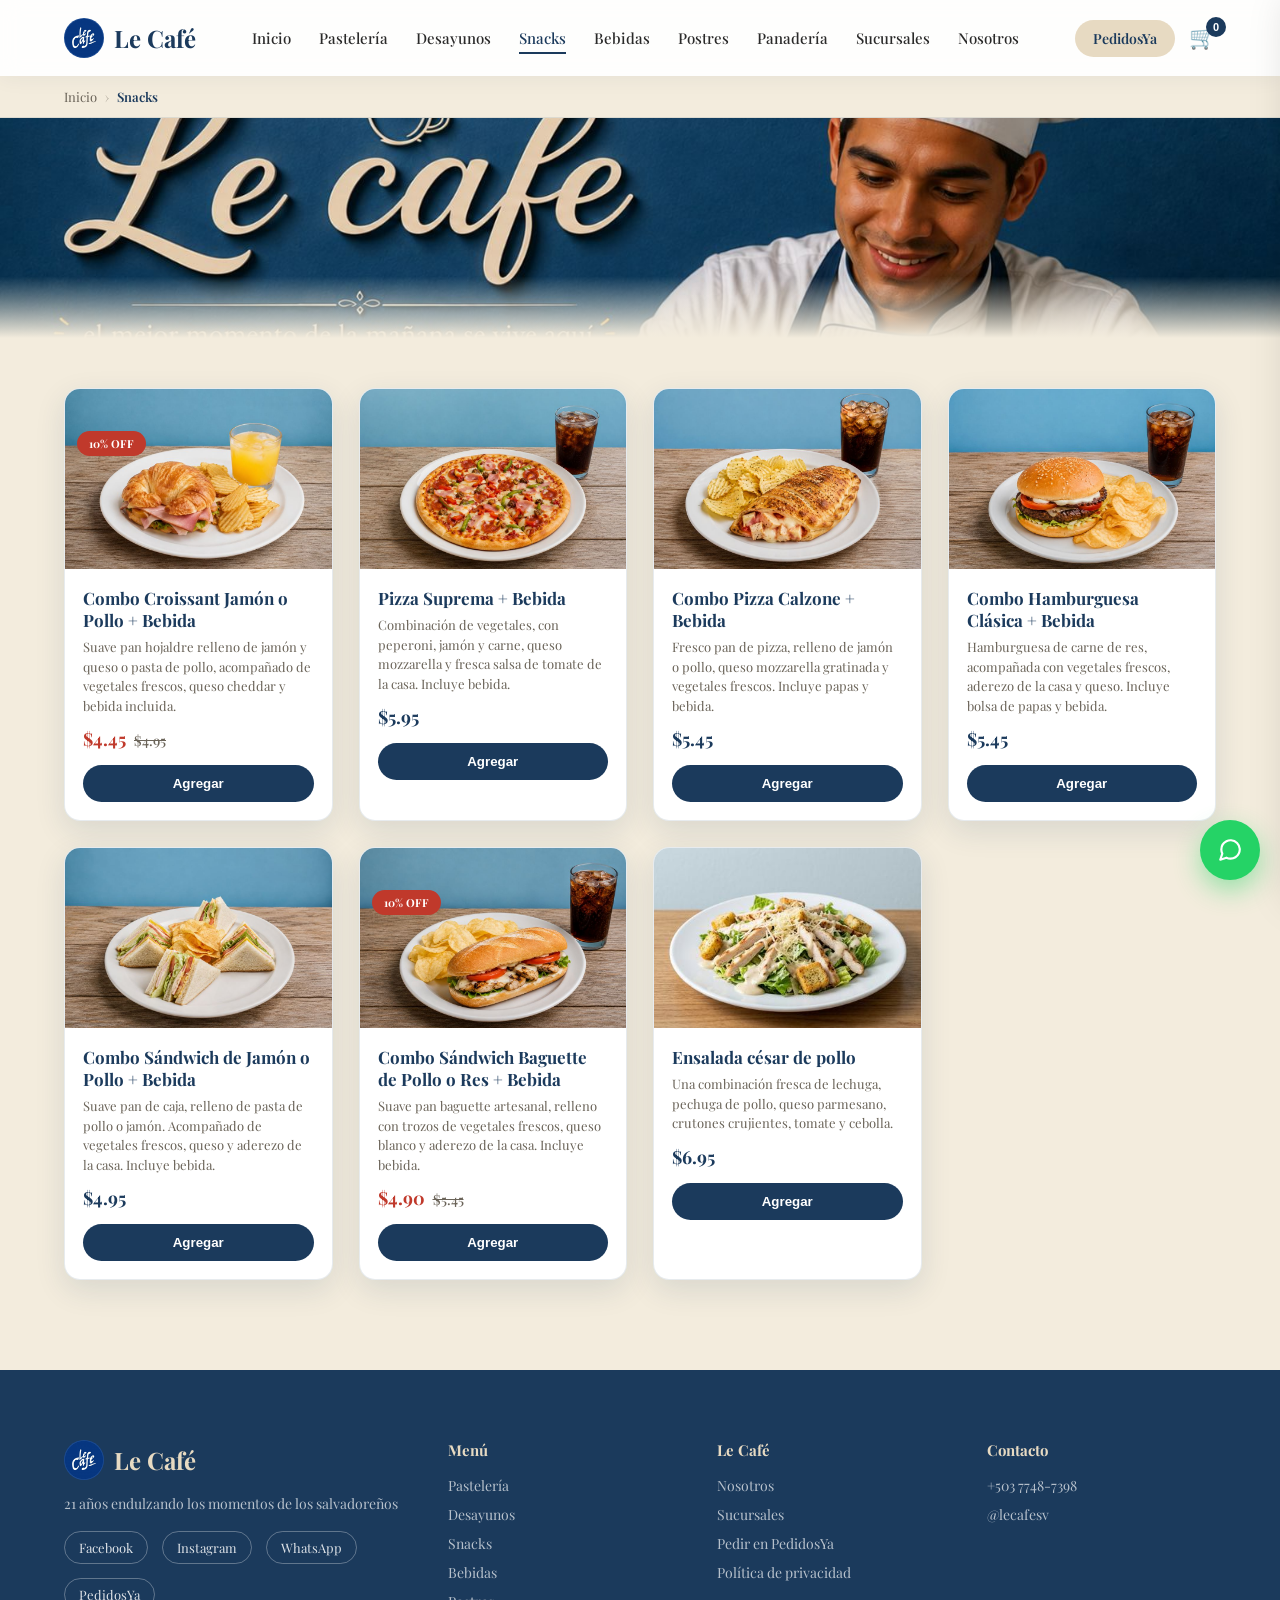
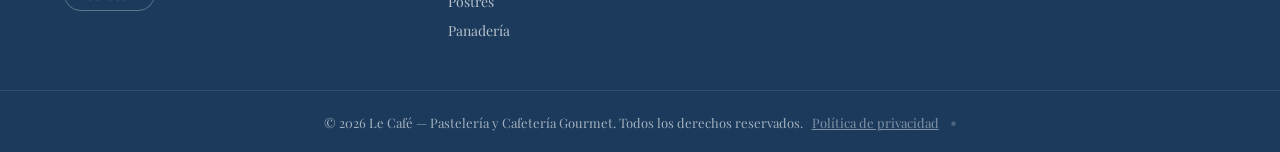
<file: docs/categoria-snacks.html>
<!DOCTYPE html>
<html lang="es">
<head>
<meta charset="UTF-8">
<meta name="viewport" content="width=device-width, initial-scale=1.0, viewport-fit=cover">
<title>Snacks | Le Café</title>
<meta name="description" content="Snacks y combos de Le Café: croissants, sándwiches, ensaladas y pizzas con bebida. Ideales para cualquier momento del día.">
<link rel="preconnect" href="https://fonts.googleapis.com">
<link rel="preconnect" href="https://fonts.gstatic.com" crossorigin>
<link href="https://fonts.googleapis.com/css2?family=Playfair+Display:wght@400;500;600;700;800&display=swap" rel="stylesheet">
<link rel="stylesheet" href="assets/css/style.css?v=20260830-11">
<link rel="icon" type="image/jpeg" href="assets/img/logo.jpg">
<link rel="apple-touch-icon" href="assets/img/logo.jpg">
<script>const WHATSAPP_NUMERO = '50377487398';</script>
<link rel="canonical" href="https://edwinmarmol503-a11y.github.io/Le-Caf-/categoria-snacks.html">
<meta name="robots" content="index,follow">
<meta property="og:type" content="website">
<meta property="og:site_name" content="Le Café">
<meta property="og:locale" content="es_SV">
<meta property="og:title" content="Snacks | Le Café">
<meta property="og:description" content="Snacks y combos de Le Café: croissants, sándwiches, ensaladas y pizzas con bebida. Ideales para cualquier momento del día.">
<meta property="og:url" content="https://edwinmarmol503-a11y.github.io/Le-Caf-/categoria-snacks.html">
<meta property="og:image" content="https://edwinmarmol503-a11y.github.io/Le-Caf-/assets/img/og.jpg?v=20260830-11">
<meta property="og:image:width" content="1200">
<meta property="og:image:height" content="630">
<meta name="twitter:card" content="summary_large_image">
<meta name="twitter:title" content="Snacks | Le Café">
<meta name="twitter:description" content="Snacks y combos de Le Café: croissants, sándwiches, ensaladas y pizzas con bebida. Ideales para cualquier momento del día.">
<meta name="twitter:image" content="https://edwinmarmol503-a11y.github.io/Le-Caf-/assets/img/og.jpg?v=20260830-11">
<script type="application/ld+json">{"@context":"https://schema.org","@type":"BreadcrumbList","itemListElement":[{"@type":"ListItem","position":1,"name":"Inicio","item":"https://edwinmarmol503-a11y.github.io/Le-Caf-/"},{"@type":"ListItem","position":2,"name":"Snacks","item":"https://edwinmarmol503-a11y.github.io/Le-Caf-/categoria-snacks.html"}]}</script>
</head>
<body>

<div id="preloader"><img class="preloader-logo" src="assets/img/logo.jpg" alt="Le Café"></div>

<header class="site-header" id="siteHeader">
    <div class="container header-inner">
        <a href="index.html" class="logo">
            <img src="assets/img/logo.jpg" alt="Le Café" class="logo-icon">
            <span class="logo-text">Le Café</span>
        </a>

        <nav class="main-nav" id="mainNav">
            <a href="index.html" class="">Inicio</a>
            <a href="categoria-pasteleria.html" class="">Pastelería</a>
            <a href="categoria-desayunos.html" class="">Desayunos</a>
            <a href="categoria-snacks.html" class=" active">Snacks</a>
            <a href="categoria-bebidas.html" class="">Bebidas</a>
            <a href="categoria-postres.html" class="">Postres</a>
            <a href="categoria-panaderia.html" class="">Panadería</a>
            <a href="sucursales.html" class="">Sucursales</a>
            <a href="nosotros.html" class="">Nosotros</a>
        </nav>

        <div class="header-actions">
            <a href="https://www.pedidosyasv.com.sv/restaurantes/san-salvador/le-cafe-san-jacinto-5153825f-bbc6-4fe4-978b-936264594c57-menu?origin=shop_list" target="_blank" rel="noopener" class="btn-pedidosya" title="Pedir en PedidosYa">
                <span>PedidosYa</span>
            </a>
            <button class="cart-toggle" id="cartToggle" title="Ver carrito">
                <span class="cart-icon">🛒</span>
                <span class="cart-badge" id="cartBadge">0</span>
            </button>
            <button class="menu-toggle" id="menuToggle" aria-label="Abrir menú" aria-expanded="false">
                <span></span><span></span><span></span>
            </button>
        </div>
    </div>
</header>

<div class="mobile-nav-overlay" id="mobileNavOverlay"></div>

<aside class="cart-drawer" id="cartDrawer">
    <div class="cart-drawer-header">
        <h3>Tu pedido</h3>
        <button id="cartClose" class="cart-close">&times;</button>
    </div>
    <div class="cart-drawer-body" id="cartBody">
        <p class="cart-empty">Tu carrito está vacío.</p>
    </div>
    <div class="cart-drawer-footer" id="cartFooter" style="display:none;">
        <div class="cart-total">
            <span>Total</span>
            <strong id="cartTotal">$0.00</strong>
        </div>
        <button class="btn-whatsapp-order" id="btnWhatsappOrder">
            <span class="wa-icon">📱</span> Enviar pedido por WhatsApp
        </button>
        <button class="btn-clear-cart" id="btnClearCart">Vaciar carrito</button>
        <p class="cart-note">Selecciona tu sucursal al enviar el mensaje por WhatsApp para confirmar el pedido.</p>
    </div>
</aside>
<div class="cart-overlay" id="cartOverlay"></div>
<nav class="breadcrumb" aria-label="Ruta"><div class="container"><a href="index.html">Inicio</a><span aria-hidden="true">›</span><span>Snacks</span></div></nav>
<section class="page-header reveal" style="background-image:url(&#39;assets/img/snacks.jpg?v=20260830-11&#39;)">
    <h1 class="sr-only">Snacks</h1>
</section>

<section class="categoria-body">
    <div class="container">

        <div class="tab-panel active" id="tab-0">
            <div class="productos-grid">
                <div class="producto-card reveal">
                    <span class="badge badge-oferta">10% OFF</span>
                    <img src="assets/img/combo-croissant-jamon-pollo-bebida.jpg" alt="Combo Croissant Jamón o Pollo + Bebida" loading="lazy">
                    <div class="producto-info">
                        <h4>Combo Croissant Jamón o Pollo + Bebida</h4>
                        <p class="producto-desc">Suave pan hojaldre relleno de jamón y queso o pasta de pollo, acompañado de vegetales frescos, queso cheddar y bebida incluida.</p>
                        <div class="producto-precio"><span class="precio-oferta">$4.45</span><span class="precio-tachado">$4.95</span></div>
                        <button class="btn-agregar" data-id="combo-croissant-jamon-pollo-bebida" data-nombre="Combo Croissant Jamón o Pollo + Bebida" data-precio="4.45" data-imagen="assets/img/combo-croissant-jamon-pollo-bebida.jpg">Agregar</button>
                    </div>
                </div>                <div class="producto-card reveal">
                    
                    <img src="assets/img/pizza-suprema-bebida.jpg" alt="Pizza Suprema + Bebida" loading="lazy">
                    <div class="producto-info">
                        <h4>Pizza Suprema + Bebida</h4>
                        <p class="producto-desc">Combinación de vegetales, con peperoni, jamón y carne, queso mozzarella y fresca salsa de tomate de la casa. Incluye bebida.</p>
                        <div class="producto-precio"><span>$5.95</span></div>
                        <button class="btn-agregar" data-id="pizza-suprema-bebida" data-nombre="Pizza Suprema + Bebida" data-precio="5.95" data-imagen="assets/img/pizza-suprema-bebida.jpg">Agregar</button>
                    </div>
                </div>                <div class="producto-card reveal">
                    
                    <img src="assets/img/combo-pizza-calzone-bebida.jpg" alt="Combo Pizza Calzone + Bebida" loading="lazy">
                    <div class="producto-info">
                        <h4>Combo Pizza Calzone + Bebida</h4>
                        <p class="producto-desc">Fresco pan de pizza, relleno de jamón o pollo, queso mozzarella gratinada y vegetales frescos. Incluye papas y bebida.</p>
                        <div class="producto-precio"><span>$5.45</span></div>
                        <button class="btn-agregar" data-id="combo-pizza-calzone-bebida" data-nombre="Combo Pizza Calzone + Bebida" data-precio="5.45" data-imagen="assets/img/combo-pizza-calzone-bebida.jpg">Agregar</button>
                    </div>
                </div>                <div class="producto-card reveal">
                    
                    <img src="assets/img/combo-hamburguesa-clasica-bebida.jpg" alt="Combo Hamburguesa Clásica + Bebida" loading="lazy">
                    <div class="producto-info">
                        <h4>Combo Hamburguesa Clásica + Bebida</h4>
                        <p class="producto-desc">Hamburguesa de carne de res, acompañada con vegetales frescos, aderezo de la casa y queso. Incluye bolsa de papas y bebida.</p>
                        <div class="producto-precio"><span>$5.45</span></div>
                        <button class="btn-agregar" data-id="combo-hamburguesa-clasica-bebida" data-nombre="Combo Hamburguesa Clásica + Bebida" data-precio="5.45" data-imagen="assets/img/combo-hamburguesa-clasica-bebida.jpg">Agregar</button>
                    </div>
                </div>                <div class="producto-card reveal">
                    
                    <img src="assets/img/combo-sandwich-jamon-pollo-bebida.jpg" alt="Combo Sándwich de Jamón o Pollo + Bebida" loading="lazy">
                    <div class="producto-info">
                        <h4>Combo Sándwich de Jamón o Pollo + Bebida</h4>
                        <p class="producto-desc">Suave pan de caja, relleno de pasta de pollo o jamón. Acompañado de vegetales frescos, queso y aderezo de la casa. Incluye bebida.</p>
                        <div class="producto-precio"><span>$4.95</span></div>
                        <button class="btn-agregar" data-id="combo-sandwich-jamon-pollo-bebida" data-nombre="Combo Sándwich de Jamón o Pollo + Bebida" data-precio="4.95" data-imagen="assets/img/combo-sandwich-jamon-pollo-bebida.jpg">Agregar</button>
                    </div>
                </div>                <div class="producto-card reveal">
                    <span class="badge badge-oferta">10% OFF</span>
                    <img src="assets/img/combo-sandwich-baguette-pollo-res-bebida.jpg" alt="Combo Sándwich Baguette de Pollo o Res + Bebida" loading="lazy">
                    <div class="producto-info">
                        <h4>Combo Sándwich Baguette de Pollo o Res + Bebida</h4>
                        <p class="producto-desc">Suave pan baguette artesanal, relleno con trozos de vegetales frescos, queso blanco y aderezo de la casa. Incluye bebida.</p>
                        <div class="producto-precio"><span class="precio-oferta">$4.90</span><span class="precio-tachado">$5.45</span></div>
                        <button class="btn-agregar" data-id="combo-sandwich-baguette-pollo-res-bebida" data-nombre="Combo Sándwich Baguette de Pollo o Res + Bebida" data-precio="4.90" data-imagen="assets/img/combo-sandwich-baguette-pollo-res-bebida.jpg">Agregar</button>
                    </div>
                </div>                <div class="producto-card reveal">
                    
                    <img src="assets/img/ensalada-cesar-de-pollo.jpg" alt="Ensalada césar de pollo" loading="lazy">
                    <div class="producto-info">
                        <h4>Ensalada césar de pollo</h4>
                        <p class="producto-desc">Una combinación fresca de lechuga, pechuga de pollo, queso parmesano, crutones crujientes, tomate y cebolla.</p>
                        <div class="producto-precio"><span>$6.95</span></div>
                        <button class="btn-agregar" data-id="ensalada-cesar-de-pollo" data-nombre="Ensalada césar de pollo" data-precio="6.95" data-imagen="assets/img/ensalada-cesar-de-pollo.jpg">Agregar</button>
                    </div>
                </div>
            </div>
        </div>
    </div>
</section>

    <div class="fab" id="fab">
        <ul class="fab-list">
            <li>
                <a class="fab-item fab-item--pedidos" href="https://www.pedidosyasv.com.sv/restaurantes/san-salvador/le-cafe-san-jacinto-5153825f-bbc6-4fe4-978b-936264594c57-menu?origin=shop_list" target="_blank" rel="noopener">
                    <span class="fab-item-label">Pedir ya</span>
                    <span class="fab-item-icon" aria-hidden="true"><svg viewBox="0 0 24 24" width="20" height="20" fill="none" stroke="currentColor" stroke-width="2" stroke-linecap="round" stroke-linejoin="round"><path d="M6 2 3 6v14a2 2 0 0 0 2 2h14a2 2 0 0 0 2-2V6l-3-4z"/><path d="M3 6h18"/><path d="M16 10a4 4 0 0 1-8 0"/></svg></span>
                </a>
            </li>
            <li>
                <a class="fab-item fab-item--instagram" href="https://ig.me/m/lecafesv" target="_blank" rel="noopener">
                    <span class="fab-item-label">Instagram</span>
                    <span class="fab-item-icon" aria-hidden="true"><svg viewBox="0 0 24 24" width="20" height="20" fill="none" stroke="currentColor" stroke-width="2" stroke-linecap="round" stroke-linejoin="round"><rect x="2.5" y="2.5" width="19" height="19" rx="5.5"/><circle cx="12" cy="12" r="4.2"/><circle cx="17.6" cy="6.4" r="1.3" fill="currentColor" stroke="none"/></svg></span>
                </a>
            </li>
            <li>
                <a class="fab-item fab-item--facebook" href="https://m.me/lecafesv" target="_blank" rel="noopener">
                    <span class="fab-item-label">Facebook</span>
                    <span class="fab-item-icon" aria-hidden="true"><svg viewBox="0 0 24 24" width="21" height="21" fill="currentColor"><path d="M22 12c0-5.52-4.48-10-10-10S2 6.48 2 12c0 4.99 3.66 9.13 8.44 9.88v-6.99H7.9V12h2.54V9.8c0-2.5 1.49-3.89 3.78-3.89 1.09 0 2.24.2 2.24.2v2.46h-1.26c-1.24 0-1.63.77-1.63 1.56V12h2.78l-.44 2.89h-2.34v6.99C18.34 21.13 22 16.99 22 12z"/></svg></span>
                </a>
            </li>
            <li>
                <a class="fab-item fab-item--whatsapp" href="https://wa.me/50377487398?text=Hola%2C+me+gustar%C3%ADa+hacer+una+consulta+%F0%9F%98%8A" target="_blank" rel="noopener">
                    <span class="fab-item-label">WhatsApp</span>
                    <span class="fab-item-icon" aria-hidden="true"><svg viewBox="0 0 24 24" width="21" height="21" fill="currentColor"><path d="M12.04 2c-5.46 0-9.9 4.44-9.9 9.9 0 1.75.46 3.45 1.32 4.95L2 22l5.25-1.38a9.86 9.86 0 0 0 4.79 1.22c5.46 0 9.9-4.44 9.9-9.9S17.5 2 12.04 2zm5.8 14.16c-.24.68-1.42 1.3-1.95 1.35-.5.05-1.13.24-3.67-.77-3.1-1.22-5.08-4.4-5.24-4.6-.15-.2-1.25-1.66-1.25-3.17 0-1.5.79-2.24 1.07-2.55.28-.3.61-.38.81-.38.2 0 .41.01.59.01.19.01.44-.07.69.53.24.6.83 2.06.9 2.2.07.15.12.32.02.52-.1.2-.15.32-.29.5-.15.17-.31.39-.44.52-.15.15-.3.31-.13.6.17.3.76 1.25 1.63 2.02 1.12.99 2.06 1.3 2.36 1.45.3.15.47.13.64-.08.17-.2.74-.86.94-1.16.2-.3.4-.25.67-.15.27.1 1.71.81 2 .96.3.15.5.22.57.34.07.13.07.73-.17 1.41z"/></svg></span>
                </a>
            </li>
        </ul>
        <button class="fab-toggle" id="fabToggle" type="button" aria-label="Abrir opciones de contacto" aria-expanded="false" aria-controls="fab">
            <svg class="fab-i fab-i-chat" viewBox="0 0 24 24" width="26" height="26" fill="none" stroke="currentColor" stroke-width="2" stroke-linecap="round" stroke-linejoin="round" aria-hidden="true"><path d="M21 11.5a8.38 8.38 0 0 1-.9 3.8 8.5 8.5 0 0 1-7.6 4.7 8.38 8.38 0 0 1-3.8-.9L3 21l1.9-5.7a8.38 8.38 0 0 1-.9-3.8 8.5 8.5 0 0 1 4.7-7.6 8.38 8.38 0 0 1 3.8-.9h.5a8.48 8.48 0 0 1 8 8v.5z"/></svg>
            <svg class="fab-i fab-i-close" viewBox="0 0 24 24" width="24" height="24" fill="none" stroke="currentColor" stroke-width="2.4" stroke-linecap="round" stroke-linejoin="round" aria-hidden="true"><path d="M18 6 6 18M6 6l12 12"/></svg>
        </button>
    </div>

    <div class="mobile-cta">
        <a href="#destacados" class="mcta-menu">Ver menú</a>
        <a href="https://wa.me/50377487398?text=Hola%2C+quiero+hacer+un+pedido+en+Le+Caf%C3%A9" target="_blank" rel="noopener" class="mcta-wa">Pedir por WhatsApp</a>
    </div>

    <footer class="site-footer">
        <div class="container footer-grid">
            <div class="footer-brand">
                <div class="logo footer-logo">
                    <img class="logo-icon" src="assets/img/logo.jpg" alt="Le Café">
                    <span class="logo-text">Le Café</span>
                </div>
                <p>21 años endulzando los momentos de los salvadoreños</p>
                <div class="footer-social">
                    <a href="https://www.facebook.com/lecafesv/" target="_blank" rel="noopener" title="Facebook">Facebook</a>
                    <a href="https://www.instagram.com/lecafesv/" target="_blank" rel="noopener" title="Instagram">Instagram</a>
                    <a href="https://wa.me/50377487398" target="_blank" rel="noopener" title="WhatsApp">WhatsApp</a>
                    <a href="https://www.pedidosyasv.com.sv/restaurantes/san-salvador/le-cafe-san-jacinto-5153825f-bbc6-4fe4-978b-936264594c57-menu?origin=shop_list" target="_blank" rel="noopener" title="PedidosYa">PedidosYa</a>
                </div>
            </div>

            <div class="footer-col">
                <h4>Menú</h4>
                <a href="categoria-pasteleria.html">Pastelería</a>
                <a href="categoria-desayunos.html">Desayunos</a>
                <a href="categoria-snacks.html">Snacks</a>
                <a href="categoria-bebidas.html">Bebidas</a>
                <a href="categoria-postres.html">Postres</a>
                <a href="categoria-panaderia.html">Panadería</a>
            </div>

            <div class="footer-col">
                <h4>Le Café</h4>
                <a href="nosotros.html">Nosotros</a>
                <a href="sucursales.html">Sucursales</a>
                <a href="https://www.pedidosyasv.com.sv/restaurantes/san-salvador/le-cafe-san-jacinto-5153825f-bbc6-4fe4-978b-936264594c57-menu?origin=shop_list" target="_blank" rel="noopener">Pedir en PedidosYa</a>
                <a href="privacidad.html">Política de privacidad</a>
            </div>

            <div class="footer-col">
                <h4>Contacto</h4>
                <a href="https://wa.me/50377487398" target="_blank" rel="noopener">+503 7748-7398</a>
                <a href="https://www.facebook.com/lecafesv/" target="_blank" rel="noopener">@lecafesv</a>
            </div>
        </div>
        <div class="footer-bottom">
            <p>&copy; 2026 Le Café — Pastelería y Cafetería Gourmet. Todos los derechos reservados. <a href="privacidad.html" class="footer-priv">Política de privacidad</a> <a href="panel/?v=11" class="admin-access-link" title="Panel" aria-label="Panel">&bull;</a></p>
        </div>
    </footer>

<script src="assets/js/data-render.js?v=20260830-11"></script>
<script src="assets/js/anim.js?v=20260830-11"></script>
<script src="assets/js/main.js?v=20260830-11"></script>
</body>
</html>
</file>
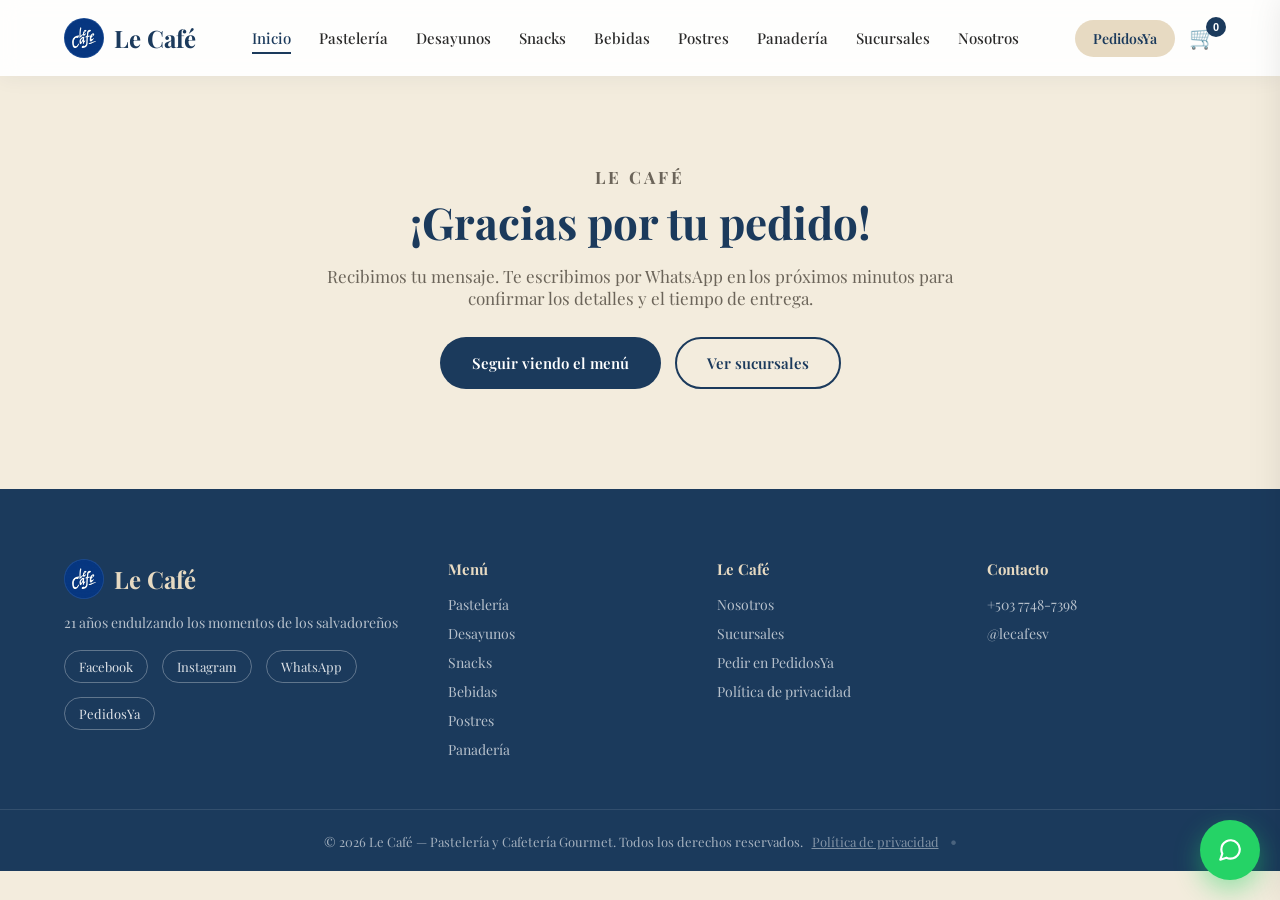
<file: docs/gracias.html>
<!DOCTYPE html>
<html lang="es">
<head>
<meta charset="UTF-8">
<meta name="viewport" content="width=device-width, initial-scale=1.0, viewport-fit=cover">
<title>¡Gracias por tu pedido! | Le Café</title>
<meta name="description" content="Gracias por pedir en Le Café. Te contactamos por WhatsApp para confirmar.">
<link rel="preconnect" href="https://fonts.googleapis.com">
<link rel="preconnect" href="https://fonts.gstatic.com" crossorigin>
<link href="https://fonts.googleapis.com/css2?family=Playfair+Display:wght@400;500;600;700;800&display=swap" rel="stylesheet">
<link rel="stylesheet" href="assets/css/style.css?v=20260830-11">
<link rel="icon" type="image/jpeg" href="assets/img/logo.jpg">
<link rel="apple-touch-icon" href="assets/img/logo.jpg">
<script>const WHATSAPP_NUMERO = '50377487398';</script>
<link rel="canonical" href="https://edwinmarmol503-a11y.github.io/Le-Caf-/">
<meta name="robots" content="noindex,follow">
<meta property="og:type" content="website">
<meta property="og:site_name" content="Le Café">
<meta property="og:locale" content="es_SV">
<meta property="og:title" content="¡Gracias por tu pedido! | Le Café">
<meta property="og:description" content="Gracias por pedir en Le Café. Te contactamos por WhatsApp para confirmar.">
<meta property="og:url" content="https://edwinmarmol503-a11y.github.io/Le-Caf-/">
<meta property="og:image" content="https://edwinmarmol503-a11y.github.io/Le-Caf-/assets/img/og.jpg?v=20260830-11">
<meta property="og:image:width" content="1200">
<meta property="og:image:height" content="630">
<meta name="twitter:card" content="summary_large_image">
<meta name="twitter:title" content="¡Gracias por tu pedido! | Le Café">
<meta name="twitter:description" content="Gracias por pedir en Le Café. Te contactamos por WhatsApp para confirmar.">
<meta name="twitter:image" content="https://edwinmarmol503-a11y.github.io/Le-Caf-/assets/img/og.jpg?v=20260830-11">
</head>
<body>

<div id="preloader"><img class="preloader-logo" src="assets/img/logo.jpg" alt="Le Café"></div>

<header class="site-header" id="siteHeader">
    <div class="container header-inner">
        <a href="index.html" class="logo">
            <img src="assets/img/logo.jpg" alt="Le Café" class="logo-icon">
            <span class="logo-text">Le Café</span>
        </a>

        <nav class="main-nav" id="mainNav">
            <a href="index.html" class=" active">Inicio</a>
            <a href="categoria-pasteleria.html" class="">Pastelería</a>
            <a href="categoria-desayunos.html" class="">Desayunos</a>
            <a href="categoria-snacks.html" class="">Snacks</a>
            <a href="categoria-bebidas.html" class="">Bebidas</a>
            <a href="categoria-postres.html" class="">Postres</a>
            <a href="categoria-panaderia.html" class="">Panadería</a>
            <a href="sucursales.html" class="">Sucursales</a>
            <a href="nosotros.html" class="">Nosotros</a>
        </nav>

        <div class="header-actions">
            <a href="https://www.pedidosyasv.com.sv/restaurantes/san-salvador/le-cafe-san-jacinto-5153825f-bbc6-4fe4-978b-936264594c57-menu?origin=shop_list" target="_blank" rel="noopener" class="btn-pedidosya" title="Pedir en PedidosYa">
                <span>PedidosYa</span>
            </a>
            <button class="cart-toggle" id="cartToggle" title="Ver carrito">
                <span class="cart-icon">🛒</span>
                <span class="cart-badge" id="cartBadge">0</span>
            </button>
            <button class="menu-toggle" id="menuToggle" aria-label="Abrir menú" aria-expanded="false">
                <span></span><span></span><span></span>
            </button>
        </div>
    </div>
</header>

<div class="mobile-nav-overlay" id="mobileNavOverlay"></div>

<aside class="cart-drawer" id="cartDrawer">
    <div class="cart-drawer-header">
        <h3>Tu pedido</h3>
        <button id="cartClose" class="cart-close">&times;</button>
    </div>
    <div class="cart-drawer-body" id="cartBody">
        <p class="cart-empty">Tu carrito está vacío.</p>
    </div>
    <div class="cart-drawer-footer" id="cartFooter" style="display:none;">
        <div class="cart-total">
            <span>Total</span>
            <strong id="cartTotal">$0.00</strong>
        </div>
        <button class="btn-whatsapp-order" id="btnWhatsappOrder">
            <span class="wa-icon">📱</span> Enviar pedido por WhatsApp
        </button>
        <button class="btn-clear-cart" id="btnClearCart">Vaciar carrito</button>
        <p class="cart-note">Selecciona tu sucursal al enviar el mensaje por WhatsApp para confirmar el pedido.</p>
    </div>
</aside>
<div class="cart-overlay" id="cartOverlay"></div>
<section class="simple-page">
    <div class="container">
        <p class="simple-kicker">Le Café</p>
        <h1>¡Gracias por tu pedido!</h1>
        <p>Recibimos tu mensaje. Te escribimos por WhatsApp en los próximos minutos para confirmar los detalles y el tiempo de entrega.</p>
        <div class="simple-actions">
            <a href="index.html#destacados" class="btn btn-primary">Seguir viendo el menú</a>
            <a href="sucursales.html" class="btn btn-outline">Ver sucursales</a>
        </div>
    </div>
</section>

    <div class="fab" id="fab">
        <ul class="fab-list">
            <li>
                <a class="fab-item fab-item--pedidos" href="https://www.pedidosyasv.com.sv/restaurantes/san-salvador/le-cafe-san-jacinto-5153825f-bbc6-4fe4-978b-936264594c57-menu?origin=shop_list" target="_blank" rel="noopener">
                    <span class="fab-item-label">Pedir ya</span>
                    <span class="fab-item-icon" aria-hidden="true"><svg viewBox="0 0 24 24" width="20" height="20" fill="none" stroke="currentColor" stroke-width="2" stroke-linecap="round" stroke-linejoin="round"><path d="M6 2 3 6v14a2 2 0 0 0 2 2h14a2 2 0 0 0 2-2V6l-3-4z"/><path d="M3 6h18"/><path d="M16 10a4 4 0 0 1-8 0"/></svg></span>
                </a>
            </li>
            <li>
                <a class="fab-item fab-item--instagram" href="https://ig.me/m/lecafesv" target="_blank" rel="noopener">
                    <span class="fab-item-label">Instagram</span>
                    <span class="fab-item-icon" aria-hidden="true"><svg viewBox="0 0 24 24" width="20" height="20" fill="none" stroke="currentColor" stroke-width="2" stroke-linecap="round" stroke-linejoin="round"><rect x="2.5" y="2.5" width="19" height="19" rx="5.5"/><circle cx="12" cy="12" r="4.2"/><circle cx="17.6" cy="6.4" r="1.3" fill="currentColor" stroke="none"/></svg></span>
                </a>
            </li>
            <li>
                <a class="fab-item fab-item--facebook" href="https://m.me/lecafesv" target="_blank" rel="noopener">
                    <span class="fab-item-label">Facebook</span>
                    <span class="fab-item-icon" aria-hidden="true"><svg viewBox="0 0 24 24" width="21" height="21" fill="currentColor"><path d="M22 12c0-5.52-4.48-10-10-10S2 6.48 2 12c0 4.99 3.66 9.13 8.44 9.88v-6.99H7.9V12h2.54V9.8c0-2.5 1.49-3.89 3.78-3.89 1.09 0 2.24.2 2.24.2v2.46h-1.26c-1.24 0-1.63.77-1.63 1.56V12h2.78l-.44 2.89h-2.34v6.99C18.34 21.13 22 16.99 22 12z"/></svg></span>
                </a>
            </li>
            <li>
                <a class="fab-item fab-item--whatsapp" href="https://wa.me/50377487398?text=Hola%2C+me+gustar%C3%ADa+hacer+una+consulta+%F0%9F%98%8A" target="_blank" rel="noopener">
                    <span class="fab-item-label">WhatsApp</span>
                    <span class="fab-item-icon" aria-hidden="true"><svg viewBox="0 0 24 24" width="21" height="21" fill="currentColor"><path d="M12.04 2c-5.46 0-9.9 4.44-9.9 9.9 0 1.75.46 3.45 1.32 4.95L2 22l5.25-1.38a9.86 9.86 0 0 0 4.79 1.22c5.46 0 9.9-4.44 9.9-9.9S17.5 2 12.04 2zm5.8 14.16c-.24.68-1.42 1.3-1.95 1.35-.5.05-1.13.24-3.67-.77-3.1-1.22-5.08-4.4-5.24-4.6-.15-.2-1.25-1.66-1.25-3.17 0-1.5.79-2.24 1.07-2.55.28-.3.61-.38.81-.38.2 0 .41.01.59.01.19.01.44-.07.69.53.24.6.83 2.06.9 2.2.07.15.12.32.02.52-.1.2-.15.32-.29.5-.15.17-.31.39-.44.52-.15.15-.3.31-.13.6.17.3.76 1.25 1.63 2.02 1.12.99 2.06 1.3 2.36 1.45.3.15.47.13.64-.08.17-.2.74-.86.94-1.16.2-.3.4-.25.67-.15.27.1 1.71.81 2 .96.3.15.5.22.57.34.07.13.07.73-.17 1.41z"/></svg></span>
                </a>
            </li>
        </ul>
        <button class="fab-toggle" id="fabToggle" type="button" aria-label="Abrir opciones de contacto" aria-expanded="false" aria-controls="fab">
            <svg class="fab-i fab-i-chat" viewBox="0 0 24 24" width="26" height="26" fill="none" stroke="currentColor" stroke-width="2" stroke-linecap="round" stroke-linejoin="round" aria-hidden="true"><path d="M21 11.5a8.38 8.38 0 0 1-.9 3.8 8.5 8.5 0 0 1-7.6 4.7 8.38 8.38 0 0 1-3.8-.9L3 21l1.9-5.7a8.38 8.38 0 0 1-.9-3.8 8.5 8.5 0 0 1 4.7-7.6 8.38 8.38 0 0 1 3.8-.9h.5a8.48 8.48 0 0 1 8 8v.5z"/></svg>
            <svg class="fab-i fab-i-close" viewBox="0 0 24 24" width="24" height="24" fill="none" stroke="currentColor" stroke-width="2.4" stroke-linecap="round" stroke-linejoin="round" aria-hidden="true"><path d="M18 6 6 18M6 6l12 12"/></svg>
        </button>
    </div>

    <div class="mobile-cta">
        <a href="#destacados" class="mcta-menu">Ver menú</a>
        <a href="https://wa.me/50377487398?text=Hola%2C+quiero+hacer+un+pedido+en+Le+Caf%C3%A9" target="_blank" rel="noopener" class="mcta-wa">Pedir por WhatsApp</a>
    </div>

    <footer class="site-footer">
        <div class="container footer-grid">
            <div class="footer-brand">
                <div class="logo footer-logo">
                    <img class="logo-icon" src="assets/img/logo.jpg" alt="Le Café">
                    <span class="logo-text">Le Café</span>
                </div>
                <p>21 años endulzando los momentos de los salvadoreños</p>
                <div class="footer-social">
                    <a href="https://www.facebook.com/lecafesv/" target="_blank" rel="noopener" title="Facebook">Facebook</a>
                    <a href="https://www.instagram.com/lecafesv/" target="_blank" rel="noopener" title="Instagram">Instagram</a>
                    <a href="https://wa.me/50377487398" target="_blank" rel="noopener" title="WhatsApp">WhatsApp</a>
                    <a href="https://www.pedidosyasv.com.sv/restaurantes/san-salvador/le-cafe-san-jacinto-5153825f-bbc6-4fe4-978b-936264594c57-menu?origin=shop_list" target="_blank" rel="noopener" title="PedidosYa">PedidosYa</a>
                </div>
            </div>

            <div class="footer-col">
                <h4>Menú</h4>
                <a href="categoria-pasteleria.html">Pastelería</a>
                <a href="categoria-desayunos.html">Desayunos</a>
                <a href="categoria-snacks.html">Snacks</a>
                <a href="categoria-bebidas.html">Bebidas</a>
                <a href="categoria-postres.html">Postres</a>
                <a href="categoria-panaderia.html">Panadería</a>
            </div>

            <div class="footer-col">
                <h4>Le Café</h4>
                <a href="nosotros.html">Nosotros</a>
                <a href="sucursales.html">Sucursales</a>
                <a href="https://www.pedidosyasv.com.sv/restaurantes/san-salvador/le-cafe-san-jacinto-5153825f-bbc6-4fe4-978b-936264594c57-menu?origin=shop_list" target="_blank" rel="noopener">Pedir en PedidosYa</a>
                <a href="privacidad.html">Política de privacidad</a>
            </div>

            <div class="footer-col">
                <h4>Contacto</h4>
                <a href="https://wa.me/50377487398" target="_blank" rel="noopener">+503 7748-7398</a>
                <a href="https://www.facebook.com/lecafesv/" target="_blank" rel="noopener">@lecafesv</a>
            </div>
        </div>
        <div class="footer-bottom">
            <p>&copy; 2026 Le Café — Pastelería y Cafetería Gourmet. Todos los derechos reservados. <a href="privacidad.html" class="footer-priv">Política de privacidad</a> <a href="panel/?v=11" class="admin-access-link" title="Panel" aria-label="Panel">&bull;</a></p>
        </div>
    </footer>

<script src="assets/js/data-render.js?v=20260830-11"></script>
<script src="assets/js/anim.js?v=20260830-11"></script>
<script src="assets/js/main.js?v=20260830-11"></script>
</body>
</html>
</file>
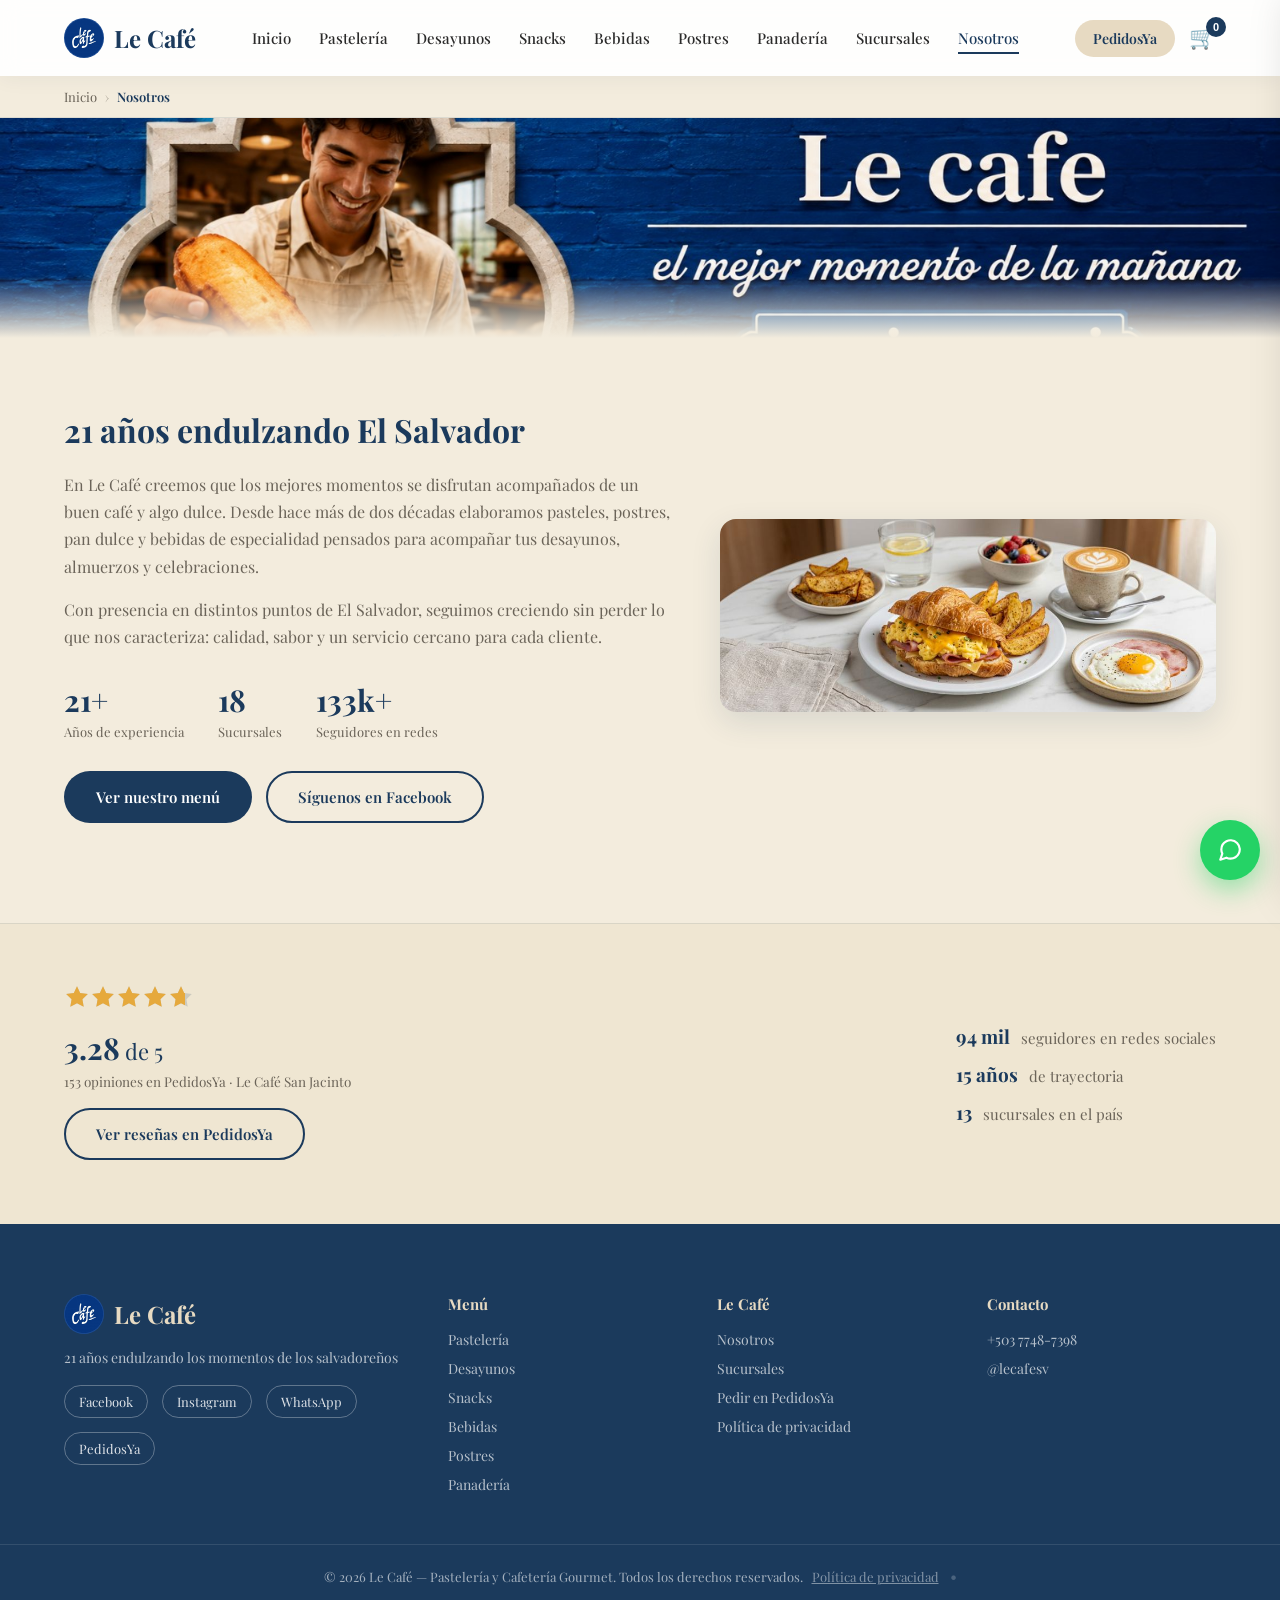
<file: docs/nosotros.html>
<!DOCTYPE html>
<html lang="es">
<head>
<meta charset="UTF-8">
<meta name="viewport" content="width=device-width, initial-scale=1.0, viewport-fit=cover">
<title>Nosotros | Le Café</title>
<meta name="description" content="Conoce Le Café: 21 años endulzando El Salvador con pastelería, café de especialidad y un servicio cercano en 18 sucursales.">
<link rel="preconnect" href="https://fonts.googleapis.com">
<link rel="preconnect" href="https://fonts.gstatic.com" crossorigin>
<link href="https://fonts.googleapis.com/css2?family=Playfair+Display:wght@400;500;600;700;800&display=swap" rel="stylesheet">
<link rel="stylesheet" href="assets/css/style.css?v=20260830-11">
<link rel="icon" type="image/jpeg" href="assets/img/logo.jpg">
<link rel="apple-touch-icon" href="assets/img/logo.jpg">
<script>const WHATSAPP_NUMERO = '50377487398';</script>
<link rel="canonical" href="https://edwinmarmol503-a11y.github.io/Le-Caf-/nosotros.html">
<meta name="robots" content="index,follow">
<meta property="og:type" content="website">
<meta property="og:site_name" content="Le Café">
<meta property="og:locale" content="es_SV">
<meta property="og:title" content="Nosotros | Le Café">
<meta property="og:description" content="Conoce Le Café: 21 años endulzando El Salvador con pastelería, café de especialidad y un servicio cercano en 18 sucursales.">
<meta property="og:url" content="https://edwinmarmol503-a11y.github.io/Le-Caf-/nosotros.html">
<meta property="og:image" content="https://edwinmarmol503-a11y.github.io/Le-Caf-/assets/img/og.jpg?v=20260830-11">
<meta property="og:image:width" content="1200">
<meta property="og:image:height" content="630">
<meta name="twitter:card" content="summary_large_image">
<meta name="twitter:title" content="Nosotros | Le Café">
<meta name="twitter:description" content="Conoce Le Café: 21 años endulzando El Salvador con pastelería, café de especialidad y un servicio cercano en 18 sucursales.">
<meta name="twitter:image" content="https://edwinmarmol503-a11y.github.io/Le-Caf-/assets/img/og.jpg?v=20260830-11">
<script type="application/ld+json">{"@context":"https://schema.org","@type":"Bakery","name":"Le Café","description":"Pastelería y cafetería gourmet con 21 años de trayectoria y 18 sucursales en El Salvador.","url":"https://edwinmarmol503-a11y.github.io/Le-Caf-/","logo":"https://edwinmarmol503-a11y.github.io/Le-Caf-/assets/img/logo.jpg","image":"https://edwinmarmol503-a11y.github.io/Le-Caf-/assets/img/og.jpg?v=20260830-11","telephone":"+503 7748-7398","priceRange":"$","servesCuisine":["Pastelería","Café","Desayunos","Postres"],"address":{"@type":"PostalAddress","streetAddress":"San Jacinto","addressLocality":"San Salvador","addressCountry":"SV"},"geo":{"@type":"GeoCoordinates","latitude":13.685,"longitude":-89.1913},"openingHours":"Mo-Su 07:00-20:00","sameAs":["https://www.facebook.com/lecafesv/","https://www.instagram.com/lecafesv/"],"hasMenu":"https://edwinmarmol503-a11y.github.io/Le-Caf-/","aggregateRating":{"@type":"AggregateRating","ratingValue":"4.67","reviewCount":"217"}}</script>
<script type="application/ld+json">{"@context":"https://schema.org","@type":"BreadcrumbList","itemListElement":[{"@type":"ListItem","position":1,"name":"Inicio","item":"https://edwinmarmol503-a11y.github.io/Le-Caf-/"},{"@type":"ListItem","position":2,"name":"Nosotros","item":"https://edwinmarmol503-a11y.github.io/Le-Caf-/nosotros.html"}]}</script>
</head>
<body>

<div id="preloader"><img class="preloader-logo" src="assets/img/logo.jpg" alt="Le Café"></div>

<header class="site-header" id="siteHeader">
    <div class="container header-inner">
        <a href="index.html" class="logo">
            <img src="assets/img/logo.jpg" alt="Le Café" class="logo-icon">
            <span class="logo-text">Le Café</span>
        </a>

        <nav class="main-nav" id="mainNav">
            <a href="index.html" class="">Inicio</a>
            <a href="categoria-pasteleria.html" class="">Pastelería</a>
            <a href="categoria-desayunos.html" class="">Desayunos</a>
            <a href="categoria-snacks.html" class="">Snacks</a>
            <a href="categoria-bebidas.html" class="">Bebidas</a>
            <a href="categoria-postres.html" class="">Postres</a>
            <a href="categoria-panaderia.html" class="">Panadería</a>
            <a href="sucursales.html" class="">Sucursales</a>
            <a href="nosotros.html" class=" active">Nosotros</a>
        </nav>

        <div class="header-actions">
            <a href="https://www.pedidosyasv.com.sv/restaurantes/san-salvador/le-cafe-san-jacinto-5153825f-bbc6-4fe4-978b-936264594c57-menu?origin=shop_list" target="_blank" rel="noopener" class="btn-pedidosya" title="Pedir en PedidosYa">
                <span>PedidosYa</span>
            </a>
            <button class="cart-toggle" id="cartToggle" title="Ver carrito">
                <span class="cart-icon">🛒</span>
                <span class="cart-badge" id="cartBadge">0</span>
            </button>
            <button class="menu-toggle" id="menuToggle" aria-label="Abrir menú" aria-expanded="false">
                <span></span><span></span><span></span>
            </button>
        </div>
    </div>
</header>

<div class="mobile-nav-overlay" id="mobileNavOverlay"></div>

<aside class="cart-drawer" id="cartDrawer">
    <div class="cart-drawer-header">
        <h3>Tu pedido</h3>
        <button id="cartClose" class="cart-close">&times;</button>
    </div>
    <div class="cart-drawer-body" id="cartBody">
        <p class="cart-empty">Tu carrito está vacío.</p>
    </div>
    <div class="cart-drawer-footer" id="cartFooter" style="display:none;">
        <div class="cart-total">
            <span>Total</span>
            <strong id="cartTotal">$0.00</strong>
        </div>
        <button class="btn-whatsapp-order" id="btnWhatsappOrder">
            <span class="wa-icon">📱</span> Enviar pedido por WhatsApp
        </button>
        <button class="btn-clear-cart" id="btnClearCart">Vaciar carrito</button>
        <p class="cart-note">Selecciona tu sucursal al enviar el mensaje por WhatsApp para confirmar el pedido.</p>
    </div>
</aside>
<div class="cart-overlay" id="cartOverlay"></div>
<nav class="breadcrumb" aria-label="Ruta"><div class="container"><a href="index.html">Inicio</a><span aria-hidden="true">›</span><span>Nosotros</span></div></nav>
<section class="page-header reveal">
    <h1 class="sr-only">Nosotros</h1>
</section>

<section class="nosotros-body">
    <div class="container nosotros-grid">
        <div class="nosotros-texto reveal">
            <h2>21 años endulzando El Salvador</h2>
            <p>En Le Café creemos que los mejores momentos se disfrutan acompañados de un buen café y algo dulce. Desde hace más de dos décadas elaboramos pasteles, postres, pan dulce y bebidas de especialidad pensados para acompañar tus desayunos, almuerzos y celebraciones.</p>
            <p>Con presencia en distintos puntos de El Salvador, seguimos creciendo sin perder lo que nos caracteriza: calidad, sabor y un servicio cercano para cada cliente.</p>
            <div class="nosotros-stats">
                <div><strong data-countup="21" data-suffix="+">21+</strong><span>Años de experiencia</span></div>
                <div><strong data-countup="18">18</strong><span>Sucursales</span></div>
                <div><strong data-countup="133" data-suffix="k+">133k+</strong><span>Seguidores en redes</span></div>
            </div>
            <div class="nosotros-cta">
                <a href="index.html#destacados" class="btn btn-primary">Ver nuestro menú</a>
                <a href="https://www.facebook.com/lecafesv/" target="_blank" rel="noopener" class="btn btn-outline">Síguenos en Facebook</a>
            </div>
        </div>
        <div class="nosotros-img reveal">
            <img src="assets/img/nosotros-hero.jpg" alt="Le Café">
        </div>
    </div>
</section>

<section class="resenas-section reveal">
    <div class="container resenas-inner">
        <div class="resenas-rating">
            <span class="stars" role="img" aria-label="Calificación 4.67 de 5 estrellas">
                <span class="stars-track"><svg viewBox="0 0 24 24" fill="currentColor" aria-hidden="true"><path d="M12 2l2.9 6.26L22 9.27l-5 4.87 1.18 6.88L12 17.77l-6.18 3.25L7 14.14 2 9.27l7.1-1.01z"/></svg><svg viewBox="0 0 24 24" fill="currentColor" aria-hidden="true"><path d="M12 2l2.9 6.26L22 9.27l-5 4.87 1.18 6.88L12 17.77l-6.18 3.25L7 14.14 2 9.27l7.1-1.01z"/></svg><svg viewBox="0 0 24 24" fill="currentColor" aria-hidden="true"><path d="M12 2l2.9 6.26L22 9.27l-5 4.87 1.18 6.88L12 17.77l-6.18 3.25L7 14.14 2 9.27l7.1-1.01z"/></svg><svg viewBox="0 0 24 24" fill="currentColor" aria-hidden="true"><path d="M12 2l2.9 6.26L22 9.27l-5 4.87 1.18 6.88L12 17.77l-6.18 3.25L7 14.14 2 9.27l7.1-1.01z"/></svg><svg viewBox="0 0 24 24" fill="currentColor" aria-hidden="true"><path d="M12 2l2.9 6.26L22 9.27l-5 4.87 1.18 6.88L12 17.77l-6.18 3.25L7 14.14 2 9.27l7.1-1.01z"/></svg></span>
                <span class="stars-fill" style="width:93.4%"><svg viewBox="0 0 24 24" fill="currentColor" aria-hidden="true"><path d="M12 2l2.9 6.26L22 9.27l-5 4.87 1.18 6.88L12 17.77l-6.18 3.25L7 14.14 2 9.27l7.1-1.01z"/></svg><svg viewBox="0 0 24 24" fill="currentColor" aria-hidden="true"><path d="M12 2l2.9 6.26L22 9.27l-5 4.87 1.18 6.88L12 17.77l-6.18 3.25L7 14.14 2 9.27l7.1-1.01z"/></svg><svg viewBox="0 0 24 24" fill="currentColor" aria-hidden="true"><path d="M12 2l2.9 6.26L22 9.27l-5 4.87 1.18 6.88L12 17.77l-6.18 3.25L7 14.14 2 9.27l7.1-1.01z"/></svg><svg viewBox="0 0 24 24" fill="currentColor" aria-hidden="true"><path d="M12 2l2.9 6.26L22 9.27l-5 4.87 1.18 6.88L12 17.77l-6.18 3.25L7 14.14 2 9.27l7.1-1.01z"/></svg><svg viewBox="0 0 24 24" fill="currentColor" aria-hidden="true"><path d="M12 2l2.9 6.26L22 9.27l-5 4.87 1.18 6.88L12 17.77l-6.18 3.25L7 14.14 2 9.27l7.1-1.01z"/></svg></span>
            </span>
            <p class="resenas-score"><strong data-countup="4.67">4.67</strong> de 5</p>
            <p class="resenas-count"><span data-countup="217">217</span> opiniones en PedidosYa · Le Café San Jacinto</p>
            <a href="https://www.pedidosyasv.com.sv/restaurantes/san-salvador/le-cafe-san-jacinto-5153825f-bbc6-4fe4-978b-936264594c57-menu?origin=shop_list" target="_blank" rel="noopener" class="btn btn-outline resenas-btn">Ver reseñas en PedidosYa</a>
        </div>
        <ul class="resenas-trust">
            <li><strong data-countup="133" data-suffix=" mil">133 mil</strong> seguidores en redes sociales</li>
            <li><strong data-countup="21" data-suffix=" años">21 años</strong> de trayectoria</li>
            <li><strong data-countup="18">18</strong> sucursales en el país</li>
        </ul>
    </div>
</section>

    <div class="fab" id="fab">
        <ul class="fab-list">
            <li>
                <a class="fab-item fab-item--pedidos" href="https://www.pedidosyasv.com.sv/restaurantes/san-salvador/le-cafe-san-jacinto-5153825f-bbc6-4fe4-978b-936264594c57-menu?origin=shop_list" target="_blank" rel="noopener">
                    <span class="fab-item-label">Pedir ya</span>
                    <span class="fab-item-icon" aria-hidden="true"><svg viewBox="0 0 24 24" width="20" height="20" fill="none" stroke="currentColor" stroke-width="2" stroke-linecap="round" stroke-linejoin="round"><path d="M6 2 3 6v14a2 2 0 0 0 2 2h14a2 2 0 0 0 2-2V6l-3-4z"/><path d="M3 6h18"/><path d="M16 10a4 4 0 0 1-8 0"/></svg></span>
                </a>
            </li>
            <li>
                <a class="fab-item fab-item--instagram" href="https://ig.me/m/lecafesv" target="_blank" rel="noopener">
                    <span class="fab-item-label">Instagram</span>
                    <span class="fab-item-icon" aria-hidden="true"><svg viewBox="0 0 24 24" width="20" height="20" fill="none" stroke="currentColor" stroke-width="2" stroke-linecap="round" stroke-linejoin="round"><rect x="2.5" y="2.5" width="19" height="19" rx="5.5"/><circle cx="12" cy="12" r="4.2"/><circle cx="17.6" cy="6.4" r="1.3" fill="currentColor" stroke="none"/></svg></span>
                </a>
            </li>
            <li>
                <a class="fab-item fab-item--facebook" href="https://m.me/lecafesv" target="_blank" rel="noopener">
                    <span class="fab-item-label">Facebook</span>
                    <span class="fab-item-icon" aria-hidden="true"><svg viewBox="0 0 24 24" width="21" height="21" fill="currentColor"><path d="M22 12c0-5.52-4.48-10-10-10S2 6.48 2 12c0 4.99 3.66 9.13 8.44 9.88v-6.99H7.9V12h2.54V9.8c0-2.5 1.49-3.89 3.78-3.89 1.09 0 2.24.2 2.24.2v2.46h-1.26c-1.24 0-1.63.77-1.63 1.56V12h2.78l-.44 2.89h-2.34v6.99C18.34 21.13 22 16.99 22 12z"/></svg></span>
                </a>
            </li>
            <li>
                <a class="fab-item fab-item--whatsapp" href="https://wa.me/50377487398?text=Hola%2C+me+gustar%C3%ADa+hacer+una+consulta+%F0%9F%98%8A" target="_blank" rel="noopener">
                    <span class="fab-item-label">WhatsApp</span>
                    <span class="fab-item-icon" aria-hidden="true"><svg viewBox="0 0 24 24" width="21" height="21" fill="currentColor"><path d="M12.04 2c-5.46 0-9.9 4.44-9.9 9.9 0 1.75.46 3.45 1.32 4.95L2 22l5.25-1.38a9.86 9.86 0 0 0 4.79 1.22c5.46 0 9.9-4.44 9.9-9.9S17.5 2 12.04 2zm5.8 14.16c-.24.68-1.42 1.3-1.95 1.35-.5.05-1.13.24-3.67-.77-3.1-1.22-5.08-4.4-5.24-4.6-.15-.2-1.25-1.66-1.25-3.17 0-1.5.79-2.24 1.07-2.55.28-.3.61-.38.81-.38.2 0 .41.01.59.01.19.01.44-.07.69.53.24.6.83 2.06.9 2.2.07.15.12.32.02.52-.1.2-.15.32-.29.5-.15.17-.31.39-.44.52-.15.15-.3.31-.13.6.17.3.76 1.25 1.63 2.02 1.12.99 2.06 1.3 2.36 1.45.3.15.47.13.64-.08.17-.2.74-.86.94-1.16.2-.3.4-.25.67-.15.27.1 1.71.81 2 .96.3.15.5.22.57.34.07.13.07.73-.17 1.41z"/></svg></span>
                </a>
            </li>
        </ul>
        <button class="fab-toggle" id="fabToggle" type="button" aria-label="Abrir opciones de contacto" aria-expanded="false" aria-controls="fab">
            <svg class="fab-i fab-i-chat" viewBox="0 0 24 24" width="26" height="26" fill="none" stroke="currentColor" stroke-width="2" stroke-linecap="round" stroke-linejoin="round" aria-hidden="true"><path d="M21 11.5a8.38 8.38 0 0 1-.9 3.8 8.5 8.5 0 0 1-7.6 4.7 8.38 8.38 0 0 1-3.8-.9L3 21l1.9-5.7a8.38 8.38 0 0 1-.9-3.8 8.5 8.5 0 0 1 4.7-7.6 8.38 8.38 0 0 1 3.8-.9h.5a8.48 8.48 0 0 1 8 8v.5z"/></svg>
            <svg class="fab-i fab-i-close" viewBox="0 0 24 24" width="24" height="24" fill="none" stroke="currentColor" stroke-width="2.4" stroke-linecap="round" stroke-linejoin="round" aria-hidden="true"><path d="M18 6 6 18M6 6l12 12"/></svg>
        </button>
    </div>

    <div class="mobile-cta">
        <a href="#destacados" class="mcta-menu">Ver menú</a>
        <a href="https://wa.me/50377487398?text=Hola%2C+quiero+hacer+un+pedido+en+Le+Caf%C3%A9" target="_blank" rel="noopener" class="mcta-wa">Pedir por WhatsApp</a>
    </div>

    <footer class="site-footer">
        <div class="container footer-grid">
            <div class="footer-brand">
                <div class="logo footer-logo">
                    <img class="logo-icon" src="assets/img/logo.jpg" alt="Le Café">
                    <span class="logo-text">Le Café</span>
                </div>
                <p>21 años endulzando los momentos de los salvadoreños</p>
                <div class="footer-social">
                    <a href="https://www.facebook.com/lecafesv/" target="_blank" rel="noopener" title="Facebook">Facebook</a>
                    <a href="https://www.instagram.com/lecafesv/" target="_blank" rel="noopener" title="Instagram">Instagram</a>
                    <a href="https://wa.me/50377487398" target="_blank" rel="noopener" title="WhatsApp">WhatsApp</a>
                    <a href="https://www.pedidosyasv.com.sv/restaurantes/san-salvador/le-cafe-san-jacinto-5153825f-bbc6-4fe4-978b-936264594c57-menu?origin=shop_list" target="_blank" rel="noopener" title="PedidosYa">PedidosYa</a>
                </div>
            </div>

            <div class="footer-col">
                <h4>Menú</h4>
                <a href="categoria-pasteleria.html">Pastelería</a>
                <a href="categoria-desayunos.html">Desayunos</a>
                <a href="categoria-snacks.html">Snacks</a>
                <a href="categoria-bebidas.html">Bebidas</a>
                <a href="categoria-postres.html">Postres</a>
                <a href="categoria-panaderia.html">Panadería</a>
            </div>

            <div class="footer-col">
                <h4>Le Café</h4>
                <a href="nosotros.html">Nosotros</a>
                <a href="sucursales.html">Sucursales</a>
                <a href="https://www.pedidosyasv.com.sv/restaurantes/san-salvador/le-cafe-san-jacinto-5153825f-bbc6-4fe4-978b-936264594c57-menu?origin=shop_list" target="_blank" rel="noopener">Pedir en PedidosYa</a>
                <a href="privacidad.html">Política de privacidad</a>
            </div>

            <div class="footer-col">
                <h4>Contacto</h4>
                <a href="https://wa.me/50377487398" target="_blank" rel="noopener">+503 7748-7398</a>
                <a href="https://www.facebook.com/lecafesv/" target="_blank" rel="noopener">@lecafesv</a>
            </div>
        </div>
        <div class="footer-bottom">
            <p>&copy; 2026 Le Café — Pastelería y Cafetería Gourmet. Todos los derechos reservados. <a href="privacidad.html" class="footer-priv">Política de privacidad</a> <a href="panel/?v=11" class="admin-access-link" title="Panel" aria-label="Panel">&bull;</a></p>
        </div>
    </footer>

<script src="assets/js/data-render.js?v=20260830-11"></script>
<script src="assets/js/anim.js?v=20260830-11"></script>
<script src="assets/js/main.js?v=20260830-11"></script>
</body>
</html>
</file>
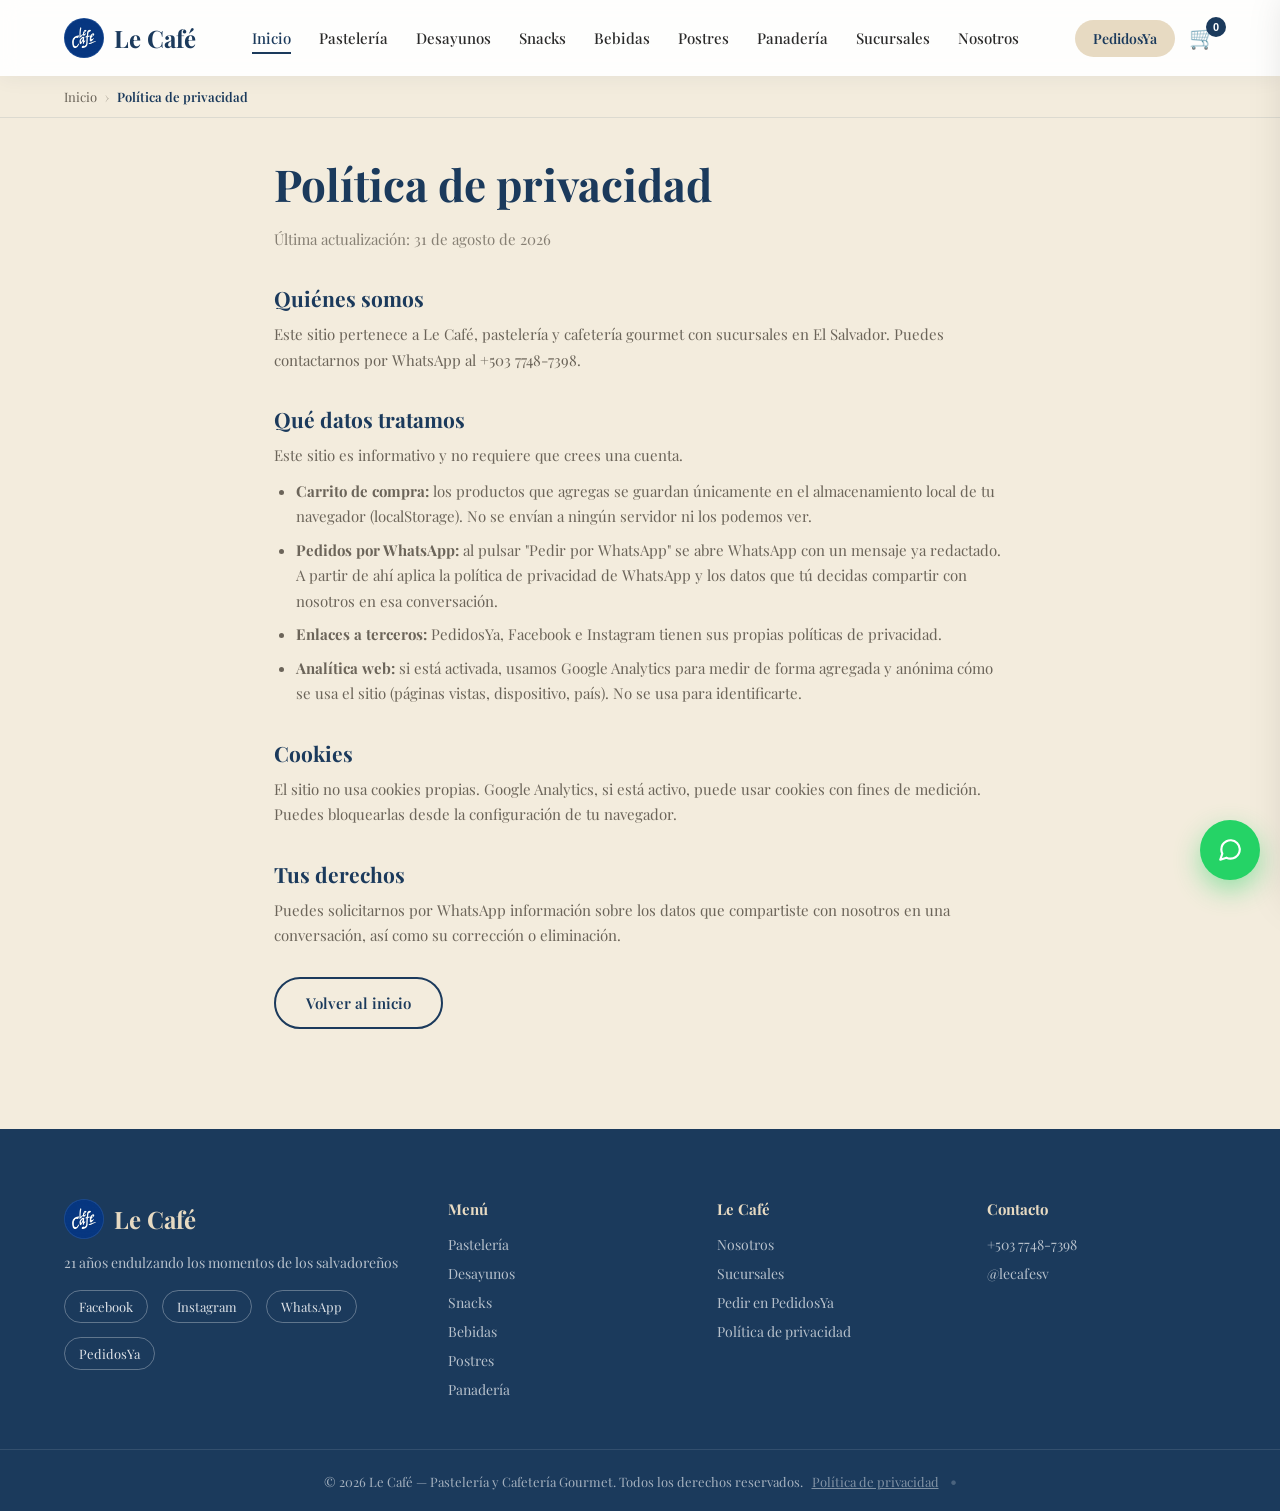
<file: docs/privacidad.html>
<!DOCTYPE html>
<html lang="es">
<head>
<meta charset="UTF-8">
<meta name="viewport" content="width=device-width, initial-scale=1.0, viewport-fit=cover">
<title>Política de privacidad | Le Café</title>
<meta name="description" content="Cómo Le Café trata tus datos en este sitio web.">
<link rel="preconnect" href="https://fonts.googleapis.com">
<link rel="preconnect" href="https://fonts.gstatic.com" crossorigin>
<link href="https://fonts.googleapis.com/css2?family=Playfair+Display:wght@400;500;600;700;800&display=swap" rel="stylesheet">
<link rel="stylesheet" href="assets/css/style.css?v=20260830-11">
<link rel="icon" type="image/jpeg" href="assets/img/logo.jpg">
<link rel="apple-touch-icon" href="assets/img/logo.jpg">
<script>const WHATSAPP_NUMERO = '50377487398';</script>
<link rel="canonical" href="https://edwinmarmol503-a11y.github.io/Le-Caf-/">
<meta name="robots" content="index,follow">
<meta property="og:type" content="website">
<meta property="og:site_name" content="Le Café">
<meta property="og:locale" content="es_SV">
<meta property="og:title" content="Política de privacidad | Le Café">
<meta property="og:description" content="Cómo Le Café trata tus datos en este sitio web.">
<meta property="og:url" content="https://edwinmarmol503-a11y.github.io/Le-Caf-/">
<meta property="og:image" content="https://edwinmarmol503-a11y.github.io/Le-Caf-/assets/img/og.jpg?v=20260830-11">
<meta property="og:image:width" content="1200">
<meta property="og:image:height" content="630">
<meta name="twitter:card" content="summary_large_image">
<meta name="twitter:title" content="Política de privacidad | Le Café">
<meta name="twitter:description" content="Cómo Le Café trata tus datos en este sitio web.">
<meta name="twitter:image" content="https://edwinmarmol503-a11y.github.io/Le-Caf-/assets/img/og.jpg?v=20260830-11">
</head>
<body>

<div id="preloader"><img class="preloader-logo" src="assets/img/logo.jpg" alt="Le Café"></div>

<header class="site-header" id="siteHeader">
    <div class="container header-inner">
        <a href="index.html" class="logo">
            <img src="assets/img/logo.jpg" alt="Le Café" class="logo-icon">
            <span class="logo-text">Le Café</span>
        </a>

        <nav class="main-nav" id="mainNav">
            <a href="index.html" class=" active">Inicio</a>
            <a href="categoria-pasteleria.html" class="">Pastelería</a>
            <a href="categoria-desayunos.html" class="">Desayunos</a>
            <a href="categoria-snacks.html" class="">Snacks</a>
            <a href="categoria-bebidas.html" class="">Bebidas</a>
            <a href="categoria-postres.html" class="">Postres</a>
            <a href="categoria-panaderia.html" class="">Panadería</a>
            <a href="sucursales.html" class="">Sucursales</a>
            <a href="nosotros.html" class="">Nosotros</a>
        </nav>

        <div class="header-actions">
            <a href="https://www.pedidosyasv.com.sv/restaurantes/san-salvador/le-cafe-san-jacinto-5153825f-bbc6-4fe4-978b-936264594c57-menu?origin=shop_list" target="_blank" rel="noopener" class="btn-pedidosya" title="Pedir en PedidosYa">
                <span>PedidosYa</span>
            </a>
            <button class="cart-toggle" id="cartToggle" title="Ver carrito">
                <span class="cart-icon">🛒</span>
                <span class="cart-badge" id="cartBadge">0</span>
            </button>
            <button class="menu-toggle" id="menuToggle" aria-label="Abrir menú" aria-expanded="false">
                <span></span><span></span><span></span>
            </button>
        </div>
    </div>
</header>

<div class="mobile-nav-overlay" id="mobileNavOverlay"></div>

<aside class="cart-drawer" id="cartDrawer">
    <div class="cart-drawer-header">
        <h3>Tu pedido</h3>
        <button id="cartClose" class="cart-close">&times;</button>
    </div>
    <div class="cart-drawer-body" id="cartBody">
        <p class="cart-empty">Tu carrito está vacío.</p>
    </div>
    <div class="cart-drawer-footer" id="cartFooter" style="display:none;">
        <div class="cart-total">
            <span>Total</span>
            <strong id="cartTotal">$0.00</strong>
        </div>
        <button class="btn-whatsapp-order" id="btnWhatsappOrder">
            <span class="wa-icon">📱</span> Enviar pedido por WhatsApp
        </button>
        <button class="btn-clear-cart" id="btnClearCart">Vaciar carrito</button>
        <p class="cart-note">Selecciona tu sucursal al enviar el mensaje por WhatsApp para confirmar el pedido.</p>
    </div>
</aside>
<div class="cart-overlay" id="cartOverlay"></div>
<nav class="breadcrumb" aria-label="Ruta"><div class="container"><a href="index.html">Inicio</a><span aria-hidden="true">›</span><span>Política de privacidad</span></div></nav>
<section class="simple-page legal">
    <div class="container">
        <h1>Política de privacidad</h1>
        <p class="legal-updated">Última actualización: 31 de agosto de 2026</p>

        <h2>Quiénes somos</h2>
        <p>Este sitio pertenece a Le Café, pastelería y cafetería gourmet con sucursales en El Salvador. Puedes contactarnos por WhatsApp al +503 7748-7398.</p>

        <h2>Qué datos tratamos</h2>
        <p>Este sitio es informativo y no requiere que crees una cuenta.</p>
        <ul>
            <li><strong>Carrito de compra:</strong> los productos que agregas se guardan únicamente en el almacenamiento local de tu navegador (localStorage). No se envían a ningún servidor ni los podemos ver.</li>
            <li><strong>Pedidos por WhatsApp:</strong> al pulsar "Pedir por WhatsApp" se abre WhatsApp con un mensaje ya redactado. A partir de ahí aplica la política de privacidad de WhatsApp y los datos que tú decidas compartir con nosotros en esa conversación.</li>
            <li><strong>Enlaces a terceros:</strong> PedidosYa, Facebook e Instagram tienen sus propias políticas de privacidad.</li>
            <li><strong>Analítica web:</strong> si está activada, usamos Google Analytics para medir de forma agregada y anónima cómo se usa el sitio (páginas vistas, dispositivo, país). No se usa para identificarte.</li>
        </ul>

        <h2>Cookies</h2>
        <p>El sitio no usa cookies propias. Google Analytics, si está activo, puede usar cookies con fines de medición. Puedes bloquearlas desde la configuración de tu navegador.</p>

        <h2>Tus derechos</h2>
        <p>Puedes solicitarnos por WhatsApp información sobre los datos que compartiste con nosotros en una conversación, así como su corrección o eliminación.</p>

        <div class="simple-actions"><a href="index.html" class="btn btn-outline">Volver al inicio</a></div>
    </div>
</section>

    <div class="fab" id="fab">
        <ul class="fab-list">
            <li>
                <a class="fab-item fab-item--pedidos" href="https://www.pedidosyasv.com.sv/restaurantes/san-salvador/le-cafe-san-jacinto-5153825f-bbc6-4fe4-978b-936264594c57-menu?origin=shop_list" target="_blank" rel="noopener">
                    <span class="fab-item-label">Pedir ya</span>
                    <span class="fab-item-icon" aria-hidden="true"><svg viewBox="0 0 24 24" width="20" height="20" fill="none" stroke="currentColor" stroke-width="2" stroke-linecap="round" stroke-linejoin="round"><path d="M6 2 3 6v14a2 2 0 0 0 2 2h14a2 2 0 0 0 2-2V6l-3-4z"/><path d="M3 6h18"/><path d="M16 10a4 4 0 0 1-8 0"/></svg></span>
                </a>
            </li>
            <li>
                <a class="fab-item fab-item--instagram" href="https://ig.me/m/lecafesv" target="_blank" rel="noopener">
                    <span class="fab-item-label">Instagram</span>
                    <span class="fab-item-icon" aria-hidden="true"><svg viewBox="0 0 24 24" width="20" height="20" fill="none" stroke="currentColor" stroke-width="2" stroke-linecap="round" stroke-linejoin="round"><rect x="2.5" y="2.5" width="19" height="19" rx="5.5"/><circle cx="12" cy="12" r="4.2"/><circle cx="17.6" cy="6.4" r="1.3" fill="currentColor" stroke="none"/></svg></span>
                </a>
            </li>
            <li>
                <a class="fab-item fab-item--facebook" href="https://m.me/lecafesv" target="_blank" rel="noopener">
                    <span class="fab-item-label">Facebook</span>
                    <span class="fab-item-icon" aria-hidden="true"><svg viewBox="0 0 24 24" width="21" height="21" fill="currentColor"><path d="M22 12c0-5.52-4.48-10-10-10S2 6.48 2 12c0 4.99 3.66 9.13 8.44 9.88v-6.99H7.9V12h2.54V9.8c0-2.5 1.49-3.89 3.78-3.89 1.09 0 2.24.2 2.24.2v2.46h-1.26c-1.24 0-1.63.77-1.63 1.56V12h2.78l-.44 2.89h-2.34v6.99C18.34 21.13 22 16.99 22 12z"/></svg></span>
                </a>
            </li>
            <li>
                <a class="fab-item fab-item--whatsapp" href="https://wa.me/50377487398?text=Hola%2C+me+gustar%C3%ADa+hacer+una+consulta+%F0%9F%98%8A" target="_blank" rel="noopener">
                    <span class="fab-item-label">WhatsApp</span>
                    <span class="fab-item-icon" aria-hidden="true"><svg viewBox="0 0 24 24" width="21" height="21" fill="currentColor"><path d="M12.04 2c-5.46 0-9.9 4.44-9.9 9.9 0 1.75.46 3.45 1.32 4.95L2 22l5.25-1.38a9.86 9.86 0 0 0 4.79 1.22c5.46 0 9.9-4.44 9.9-9.9S17.5 2 12.04 2zm5.8 14.16c-.24.68-1.42 1.3-1.95 1.35-.5.05-1.13.24-3.67-.77-3.1-1.22-5.08-4.4-5.24-4.6-.15-.2-1.25-1.66-1.25-3.17 0-1.5.79-2.24 1.07-2.55.28-.3.61-.38.81-.38.2 0 .41.01.59.01.19.01.44-.07.69.53.24.6.83 2.06.9 2.2.07.15.12.32.02.52-.1.2-.15.32-.29.5-.15.17-.31.39-.44.52-.15.15-.3.31-.13.6.17.3.76 1.25 1.63 2.02 1.12.99 2.06 1.3 2.36 1.45.3.15.47.13.64-.08.17-.2.74-.86.94-1.16.2-.3.4-.25.67-.15.27.1 1.71.81 2 .96.3.15.5.22.57.34.07.13.07.73-.17 1.41z"/></svg></span>
                </a>
            </li>
        </ul>
        <button class="fab-toggle" id="fabToggle" type="button" aria-label="Abrir opciones de contacto" aria-expanded="false" aria-controls="fab">
            <svg class="fab-i fab-i-chat" viewBox="0 0 24 24" width="26" height="26" fill="none" stroke="currentColor" stroke-width="2" stroke-linecap="round" stroke-linejoin="round" aria-hidden="true"><path d="M21 11.5a8.38 8.38 0 0 1-.9 3.8 8.5 8.5 0 0 1-7.6 4.7 8.38 8.38 0 0 1-3.8-.9L3 21l1.9-5.7a8.38 8.38 0 0 1-.9-3.8 8.5 8.5 0 0 1 4.7-7.6 8.38 8.38 0 0 1 3.8-.9h.5a8.48 8.48 0 0 1 8 8v.5z"/></svg>
            <svg class="fab-i fab-i-close" viewBox="0 0 24 24" width="24" height="24" fill="none" stroke="currentColor" stroke-width="2.4" stroke-linecap="round" stroke-linejoin="round" aria-hidden="true"><path d="M18 6 6 18M6 6l12 12"/></svg>
        </button>
    </div>

    <div class="mobile-cta">
        <a href="#destacados" class="mcta-menu">Ver menú</a>
        <a href="https://wa.me/50377487398?text=Hola%2C+quiero+hacer+un+pedido+en+Le+Caf%C3%A9" target="_blank" rel="noopener" class="mcta-wa">Pedir por WhatsApp</a>
    </div>

    <footer class="site-footer">
        <div class="container footer-grid">
            <div class="footer-brand">
                <div class="logo footer-logo">
                    <img class="logo-icon" src="assets/img/logo.jpg" alt="Le Café">
                    <span class="logo-text">Le Café</span>
                </div>
                <p>21 años endulzando los momentos de los salvadoreños</p>
                <div class="footer-social">
                    <a href="https://www.facebook.com/lecafesv/" target="_blank" rel="noopener" title="Facebook">Facebook</a>
                    <a href="https://www.instagram.com/lecafesv/" target="_blank" rel="noopener" title="Instagram">Instagram</a>
                    <a href="https://wa.me/50377487398" target="_blank" rel="noopener" title="WhatsApp">WhatsApp</a>
                    <a href="https://www.pedidosyasv.com.sv/restaurantes/san-salvador/le-cafe-san-jacinto-5153825f-bbc6-4fe4-978b-936264594c57-menu?origin=shop_list" target="_blank" rel="noopener" title="PedidosYa">PedidosYa</a>
                </div>
            </div>

            <div class="footer-col">
                <h4>Menú</h4>
                <a href="categoria-pasteleria.html">Pastelería</a>
                <a href="categoria-desayunos.html">Desayunos</a>
                <a href="categoria-snacks.html">Snacks</a>
                <a href="categoria-bebidas.html">Bebidas</a>
                <a href="categoria-postres.html">Postres</a>
                <a href="categoria-panaderia.html">Panadería</a>
            </div>

            <div class="footer-col">
                <h4>Le Café</h4>
                <a href="nosotros.html">Nosotros</a>
                <a href="sucursales.html">Sucursales</a>
                <a href="https://www.pedidosyasv.com.sv/restaurantes/san-salvador/le-cafe-san-jacinto-5153825f-bbc6-4fe4-978b-936264594c57-menu?origin=shop_list" target="_blank" rel="noopener">Pedir en PedidosYa</a>
                <a href="privacidad.html">Política de privacidad</a>
            </div>

            <div class="footer-col">
                <h4>Contacto</h4>
                <a href="https://wa.me/50377487398" target="_blank" rel="noopener">+503 7748-7398</a>
                <a href="https://www.facebook.com/lecafesv/" target="_blank" rel="noopener">@lecafesv</a>
            </div>
        </div>
        <div class="footer-bottom">
            <p>&copy; 2026 Le Café — Pastelería y Cafetería Gourmet. Todos los derechos reservados. <a href="privacidad.html" class="footer-priv">Política de privacidad</a> <a href="panel/?v=11" class="admin-access-link" title="Panel" aria-label="Panel">&bull;</a></p>
        </div>
    </footer>

<script src="assets/js/data-render.js?v=20260830-11"></script>
<script src="assets/js/anim.js?v=20260830-11"></script>
<script src="assets/js/main.js?v=20260830-11"></script>
</body>
</html>
</file>
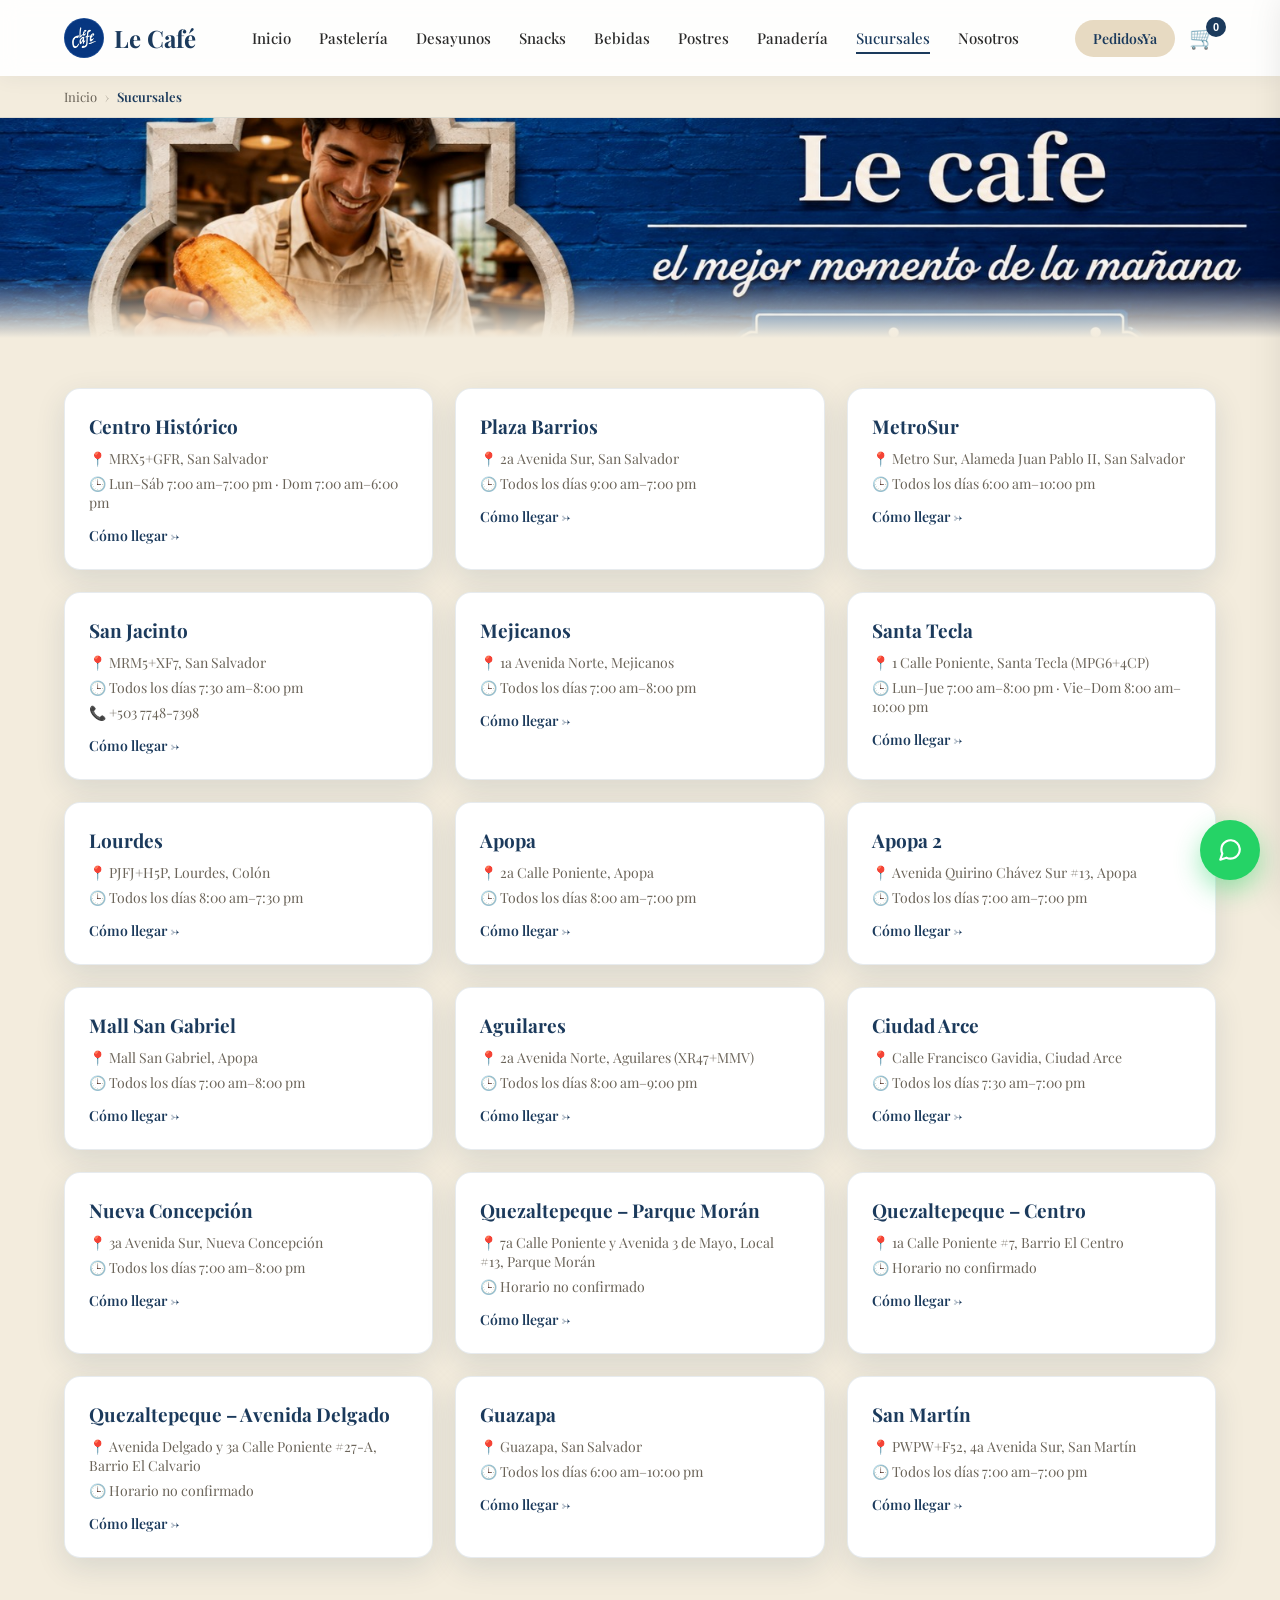
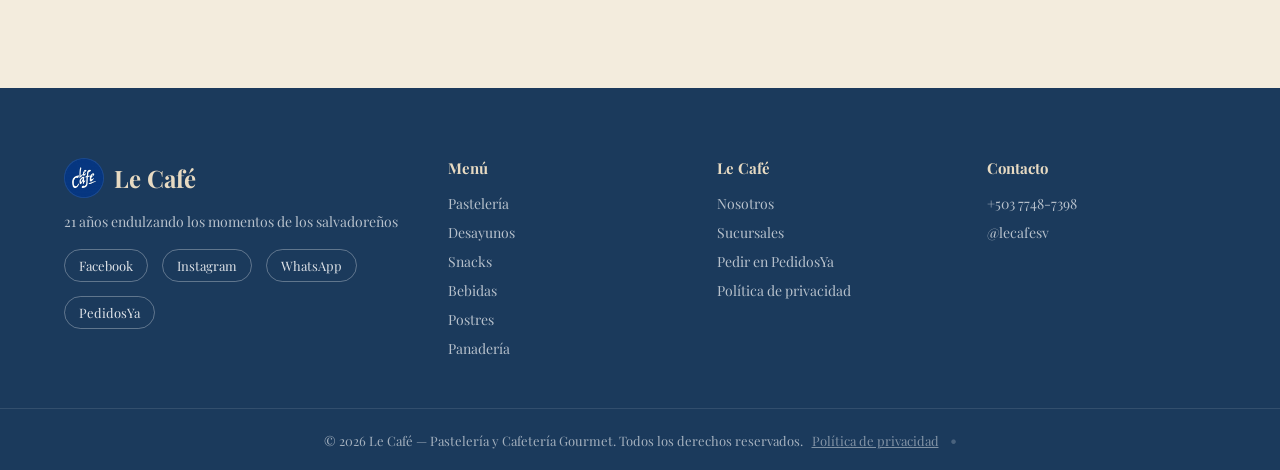
<file: docs/sucursales.html>
<!DOCTYPE html>
<html lang="es">
<head>
<meta charset="UTF-8">
<meta name="viewport" content="width=device-width, initial-scale=1.0, viewport-fit=cover">
<title>Sucursales | Le Café</title>
<meta name="description" content="18 sucursales de Le Café en El Salvador. Encuentra la más cercana: dirección, horario y cómo llegar.">
<link rel="preconnect" href="https://fonts.googleapis.com">
<link rel="preconnect" href="https://fonts.gstatic.com" crossorigin>
<link href="https://fonts.googleapis.com/css2?family=Playfair+Display:wght@400;500;600;700;800&display=swap" rel="stylesheet">
<link rel="stylesheet" href="assets/css/style.css?v=20260830-11">
<link rel="icon" type="image/jpeg" href="assets/img/logo.jpg">
<link rel="apple-touch-icon" href="assets/img/logo.jpg">
<script>const WHATSAPP_NUMERO = '50377487398';</script>
<link rel="canonical" href="https://edwinmarmol503-a11y.github.io/Le-Caf-/sucursales.html">
<meta name="robots" content="index,follow">
<meta property="og:type" content="website">
<meta property="og:site_name" content="Le Café">
<meta property="og:locale" content="es_SV">
<meta property="og:title" content="Sucursales | Le Café">
<meta property="og:description" content="18 sucursales de Le Café en El Salvador. Encuentra la más cercana: dirección, horario y cómo llegar.">
<meta property="og:url" content="https://edwinmarmol503-a11y.github.io/Le-Caf-/sucursales.html">
<meta property="og:image" content="https://edwinmarmol503-a11y.github.io/Le-Caf-/assets/img/og.jpg?v=20260830-11">
<meta property="og:image:width" content="1200">
<meta property="og:image:height" content="630">
<meta name="twitter:card" content="summary_large_image">
<meta name="twitter:title" content="Sucursales | Le Café">
<meta name="twitter:description" content="18 sucursales de Le Café en El Salvador. Encuentra la más cercana: dirección, horario y cómo llegar.">
<meta name="twitter:image" content="https://edwinmarmol503-a11y.github.io/Le-Caf-/assets/img/og.jpg?v=20260830-11">
<script type="application/ld+json">{"@context":"https://schema.org","@type":"BreadcrumbList","itemListElement":[{"@type":"ListItem","position":1,"name":"Inicio","item":"https://edwinmarmol503-a11y.github.io/Le-Caf-/"},{"@type":"ListItem","position":2,"name":"Sucursales","item":"https://edwinmarmol503-a11y.github.io/Le-Caf-/sucursales.html"}]}</script>
</head>
<body>

<div id="preloader"><img class="preloader-logo" src="assets/img/logo.jpg" alt="Le Café"></div>

<header class="site-header" id="siteHeader">
    <div class="container header-inner">
        <a href="index.html" class="logo">
            <img src="assets/img/logo.jpg" alt="Le Café" class="logo-icon">
            <span class="logo-text">Le Café</span>
        </a>

        <nav class="main-nav" id="mainNav">
            <a href="index.html" class="">Inicio</a>
            <a href="categoria-pasteleria.html" class="">Pastelería</a>
            <a href="categoria-desayunos.html" class="">Desayunos</a>
            <a href="categoria-snacks.html" class="">Snacks</a>
            <a href="categoria-bebidas.html" class="">Bebidas</a>
            <a href="categoria-postres.html" class="">Postres</a>
            <a href="categoria-panaderia.html" class="">Panadería</a>
            <a href="sucursales.html" class=" active">Sucursales</a>
            <a href="nosotros.html" class="">Nosotros</a>
        </nav>

        <div class="header-actions">
            <a href="https://www.pedidosyasv.com.sv/restaurantes/san-salvador/le-cafe-san-jacinto-5153825f-bbc6-4fe4-978b-936264594c57-menu?origin=shop_list" target="_blank" rel="noopener" class="btn-pedidosya" title="Pedir en PedidosYa">
                <span>PedidosYa</span>
            </a>
            <button class="cart-toggle" id="cartToggle" title="Ver carrito">
                <span class="cart-icon">🛒</span>
                <span class="cart-badge" id="cartBadge">0</span>
            </button>
            <button class="menu-toggle" id="menuToggle" aria-label="Abrir menú" aria-expanded="false">
                <span></span><span></span><span></span>
            </button>
        </div>
    </div>
</header>

<div class="mobile-nav-overlay" id="mobileNavOverlay"></div>

<aside class="cart-drawer" id="cartDrawer">
    <div class="cart-drawer-header">
        <h3>Tu pedido</h3>
        <button id="cartClose" class="cart-close">&times;</button>
    </div>
    <div class="cart-drawer-body" id="cartBody">
        <p class="cart-empty">Tu carrito está vacío.</p>
    </div>
    <div class="cart-drawer-footer" id="cartFooter" style="display:none;">
        <div class="cart-total">
            <span>Total</span>
            <strong id="cartTotal">$0.00</strong>
        </div>
        <button class="btn-whatsapp-order" id="btnWhatsappOrder">
            <span class="wa-icon">📱</span> Enviar pedido por WhatsApp
        </button>
        <button class="btn-clear-cart" id="btnClearCart">Vaciar carrito</button>
        <p class="cart-note">Selecciona tu sucursal al enviar el mensaje por WhatsApp para confirmar el pedido.</p>
    </div>
</aside>
<div class="cart-overlay" id="cartOverlay"></div>
<nav class="breadcrumb" aria-label="Ruta"><div class="container"><a href="index.html">Inicio</a><span aria-hidden="true">›</span><span>Sucursales</span></div></nav>
<section class="page-header reveal">
    <h1 class="sr-only">Nuestras sucursales</h1>
</section>

<section class="categoria-body">
    <div class="container">
        <div class="sucursales-grid sucursales-grid-full">
            <div class="sucursal-card reveal">
                <h4>Centro Histórico</h4>
                <p class="sucursal-dir">📍 MRX5+GFR, San Salvador</p>
                <p class="sucursal-horario">🕒 Lun–Sáb 7:00 am–7:00 pm · Dom 7:00 am–6:00 pm</p>
                
                <a class="sucursal-maps" href="https://www.google.com/maps/search/Le+Caf%C3%A9+Centro+Hist%C3%B3rico+MRX5%2BGFR%2C+San+Salvador" target="_blank" rel="noopener">Cómo llegar →</a>
            </div>            <div class="sucursal-card reveal">
                <h4>Plaza Barrios</h4>
                <p class="sucursal-dir">📍 2a Avenida Sur, San Salvador</p>
                <p class="sucursal-horario">🕒 Todos los días 9:00 am–7:00 pm</p>
                
                <a class="sucursal-maps" href="https://www.google.com/maps/search/Le+Caf%C3%A9+Plaza+Barrios+2a+Avenida+Sur%2C+San+Salvador" target="_blank" rel="noopener">Cómo llegar →</a>
            </div>            <div class="sucursal-card reveal">
                <h4>MetroSur</h4>
                <p class="sucursal-dir">📍 Metro Sur, Alameda Juan Pablo II, San Salvador</p>
                <p class="sucursal-horario">🕒 Todos los días 6:00 am–10:00 pm</p>
                
                <a class="sucursal-maps" href="https://www.google.com/maps/search/Le+Caf%C3%A9+MetroSur+Metro+Sur%2C+Alameda+Juan+Pablo+II%2C+San+Salvador" target="_blank" rel="noopener">Cómo llegar →</a>
            </div>            <div class="sucursal-card reveal">
                <h4>San Jacinto</h4>
                <p class="sucursal-dir">📍 MRM5+XF7, San Salvador</p>
                <p class="sucursal-horario">🕒 Todos los días 7:30 am–8:00 pm</p>
                <p class="sucursal-tel">📞 +503 7748-7398</p>
                <a class="sucursal-maps" href="https://www.google.com/maps/search/Le+Caf%C3%A9+San+Jacinto+MRM5%2BXF7%2C+San+Salvador" target="_blank" rel="noopener">Cómo llegar →</a>
            </div>            <div class="sucursal-card reveal">
                <h4>Mejicanos</h4>
                <p class="sucursal-dir">📍 1a Avenida Norte, Mejicanos</p>
                <p class="sucursal-horario">🕒 Todos los días 7:00 am–8:00 pm</p>
                
                <a class="sucursal-maps" href="https://www.google.com/maps/search/Le+Caf%C3%A9+Mejicanos+1a+Avenida+Norte%2C+Mejicanos" target="_blank" rel="noopener">Cómo llegar →</a>
            </div>            <div class="sucursal-card reveal">
                <h4>Santa Tecla</h4>
                <p class="sucursal-dir">📍 1 Calle Poniente, Santa Tecla (MPG6+4CP)</p>
                <p class="sucursal-horario">🕒 Lun–Jue 7:00 am–8:00 pm · Vie–Dom 8:00 am–10:00 pm</p>
                
                <a class="sucursal-maps" href="https://www.google.com/maps/search/Le+Caf%C3%A9+Santa+Tecla+1+Calle+Poniente%2C+Santa+Tecla+%28MPG6%2B4CP%29" target="_blank" rel="noopener">Cómo llegar →</a>
            </div>            <div class="sucursal-card reveal">
                <h4>Lourdes</h4>
                <p class="sucursal-dir">📍 PJFJ+H5P, Lourdes, Colón</p>
                <p class="sucursal-horario">🕒 Todos los días 8:00 am–7:30 pm</p>
                
                <a class="sucursal-maps" href="https://www.google.com/maps/search/Le+Caf%C3%A9+Lourdes+PJFJ%2BH5P%2C+Lourdes%2C+Col%C3%B3n" target="_blank" rel="noopener">Cómo llegar →</a>
            </div>            <div class="sucursal-card reveal">
                <h4>Apopa</h4>
                <p class="sucursal-dir">📍 2a Calle Poniente, Apopa</p>
                <p class="sucursal-horario">🕒 Todos los días 8:00 am–7:00 pm</p>
                
                <a class="sucursal-maps" href="https://www.google.com/maps/search/Le+Caf%C3%A9+Apopa+2a+Calle+Poniente%2C+Apopa" target="_blank" rel="noopener">Cómo llegar →</a>
            </div>            <div class="sucursal-card reveal">
                <h4>Apopa 2</h4>
                <p class="sucursal-dir">📍 Avenida Quirino Chávez Sur #13, Apopa</p>
                <p class="sucursal-horario">🕒 Todos los días 7:00 am–7:00 pm</p>
                
                <a class="sucursal-maps" href="https://www.google.com/maps/search/Le+Caf%C3%A9+Apopa+2+Avenida+Quirino+Ch%C3%A1vez+Sur+%2313%2C+Apopa" target="_blank" rel="noopener">Cómo llegar →</a>
            </div>            <div class="sucursal-card reveal">
                <h4>Mall San Gabriel</h4>
                <p class="sucursal-dir">📍 Mall San Gabriel, Apopa</p>
                <p class="sucursal-horario">🕒 Todos los días 7:00 am–8:00 pm</p>
                
                <a class="sucursal-maps" href="https://www.google.com/maps/search/Le+Caf%C3%A9+Mall+San+Gabriel+Mall+San+Gabriel%2C+Apopa" target="_blank" rel="noopener">Cómo llegar →</a>
            </div>            <div class="sucursal-card reveal">
                <h4>Aguilares</h4>
                <p class="sucursal-dir">📍 2a Avenida Norte, Aguilares (XR47+MMV)</p>
                <p class="sucursal-horario">🕒 Todos los días 8:00 am–9:00 pm</p>
                
                <a class="sucursal-maps" href="https://www.google.com/maps/search/Le+Caf%C3%A9+Aguilares+2a+Avenida+Norte%2C+Aguilares+%28XR47%2BMMV%29" target="_blank" rel="noopener">Cómo llegar →</a>
            </div>            <div class="sucursal-card reveal">
                <h4>Ciudad Arce</h4>
                <p class="sucursal-dir">📍 Calle Francisco Gavidia, Ciudad Arce</p>
                <p class="sucursal-horario">🕒 Todos los días 7:30 am–7:00 pm</p>
                
                <a class="sucursal-maps" href="https://www.google.com/maps/search/Le+Caf%C3%A9+Ciudad+Arce+Calle+Francisco+Gavidia%2C+Ciudad+Arce" target="_blank" rel="noopener">Cómo llegar →</a>
            </div>            <div class="sucursal-card reveal">
                <h4>Nueva Concepción</h4>
                <p class="sucursal-dir">📍 3a Avenida Sur, Nueva Concepción</p>
                <p class="sucursal-horario">🕒 Todos los días 7:00 am–8:00 pm</p>
                
                <a class="sucursal-maps" href="https://www.google.com/maps/search/Le+Caf%C3%A9+Nueva+Concepci%C3%B3n+3a+Avenida+Sur%2C+Nueva+Concepci%C3%B3n" target="_blank" rel="noopener">Cómo llegar →</a>
            </div>            <div class="sucursal-card reveal">
                <h4>Quezaltepeque – Parque Morán</h4>
                <p class="sucursal-dir">📍 7a Calle Poniente y Avenida 3 de Mayo, Local #13, Parque Morán</p>
                <p class="sucursal-horario">🕒 Horario no confirmado</p>
                
                <a class="sucursal-maps" href="https://www.google.com/maps/search/Le+Caf%C3%A9+Quezaltepeque+%E2%80%93+Parque+Mor%C3%A1n+7a+Calle+Poniente+y+Avenida+3+de+Mayo%2C+Local+%2313%2C+Parque+Mor%C3%A1n" target="_blank" rel="noopener">Cómo llegar →</a>
            </div>            <div class="sucursal-card reveal">
                <h4>Quezaltepeque – Centro</h4>
                <p class="sucursal-dir">📍 1a Calle Poniente #7, Barrio El Centro</p>
                <p class="sucursal-horario">🕒 Horario no confirmado</p>
                
                <a class="sucursal-maps" href="https://www.google.com/maps/search/Le+Caf%C3%A9+Quezaltepeque+%E2%80%93+Centro+1a+Calle+Poniente+%237%2C+Barrio+El+Centro" target="_blank" rel="noopener">Cómo llegar →</a>
            </div>            <div class="sucursal-card reveal">
                <h4>Quezaltepeque – Avenida Delgado</h4>
                <p class="sucursal-dir">📍 Avenida Delgado y 3a Calle Poniente #27-A, Barrio El Calvario</p>
                <p class="sucursal-horario">🕒 Horario no confirmado</p>
                
                <a class="sucursal-maps" href="https://www.google.com/maps/search/Le+Caf%C3%A9+Quezaltepeque+%E2%80%93+Avenida+Delgado+Avenida+Delgado+y+3a+Calle+Poniente+%2327-A%2C+Barrio+El+Calvario" target="_blank" rel="noopener">Cómo llegar →</a>
            </div>            <div class="sucursal-card reveal">
                <h4>Guazapa</h4>
                <p class="sucursal-dir">📍 Guazapa, San Salvador</p>
                <p class="sucursal-horario">🕒 Todos los días 6:00 am–10:00 pm</p>
                
                <a class="sucursal-maps" href="https://www.google.com/maps/search/Le+Caf%C3%A9+Guazapa+Guazapa%2C+San+Salvador" target="_blank" rel="noopener">Cómo llegar →</a>
            </div>            <div class="sucursal-card reveal">
                <h4>San Martín</h4>
                <p class="sucursal-dir">📍 PWPW+F52, 4a Avenida Sur, San Martín</p>
                <p class="sucursal-horario">🕒 Todos los días 7:00 am–7:00 pm</p>
                
                <a class="sucursal-maps" href="https://www.google.com/maps/search/Le+Caf%C3%A9+San+Mart%C3%ADn+PWPW%2BF52%2C+4a+Avenida+Sur%2C+San+Mart%C3%ADn" target="_blank" rel="noopener">Cómo llegar →</a>
            </div>
        </div>
    </div>
</section>

    <div class="fab" id="fab">
        <ul class="fab-list">
            <li>
                <a class="fab-item fab-item--pedidos" href="https://www.pedidosyasv.com.sv/restaurantes/san-salvador/le-cafe-san-jacinto-5153825f-bbc6-4fe4-978b-936264594c57-menu?origin=shop_list" target="_blank" rel="noopener">
                    <span class="fab-item-label">Pedir ya</span>
                    <span class="fab-item-icon" aria-hidden="true"><svg viewBox="0 0 24 24" width="20" height="20" fill="none" stroke="currentColor" stroke-width="2" stroke-linecap="round" stroke-linejoin="round"><path d="M6 2 3 6v14a2 2 0 0 0 2 2h14a2 2 0 0 0 2-2V6l-3-4z"/><path d="M3 6h18"/><path d="M16 10a4 4 0 0 1-8 0"/></svg></span>
                </a>
            </li>
            <li>
                <a class="fab-item fab-item--instagram" href="https://ig.me/m/lecafesv" target="_blank" rel="noopener">
                    <span class="fab-item-label">Instagram</span>
                    <span class="fab-item-icon" aria-hidden="true"><svg viewBox="0 0 24 24" width="20" height="20" fill="none" stroke="currentColor" stroke-width="2" stroke-linecap="round" stroke-linejoin="round"><rect x="2.5" y="2.5" width="19" height="19" rx="5.5"/><circle cx="12" cy="12" r="4.2"/><circle cx="17.6" cy="6.4" r="1.3" fill="currentColor" stroke="none"/></svg></span>
                </a>
            </li>
            <li>
                <a class="fab-item fab-item--facebook" href="https://m.me/lecafesv" target="_blank" rel="noopener">
                    <span class="fab-item-label">Facebook</span>
                    <span class="fab-item-icon" aria-hidden="true"><svg viewBox="0 0 24 24" width="21" height="21" fill="currentColor"><path d="M22 12c0-5.52-4.48-10-10-10S2 6.48 2 12c0 4.99 3.66 9.13 8.44 9.88v-6.99H7.9V12h2.54V9.8c0-2.5 1.49-3.89 3.78-3.89 1.09 0 2.24.2 2.24.2v2.46h-1.26c-1.24 0-1.63.77-1.63 1.56V12h2.78l-.44 2.89h-2.34v6.99C18.34 21.13 22 16.99 22 12z"/></svg></span>
                </a>
            </li>
            <li>
                <a class="fab-item fab-item--whatsapp" href="https://wa.me/50377487398?text=Hola%2C+me+gustar%C3%ADa+hacer+una+consulta+%F0%9F%98%8A" target="_blank" rel="noopener">
                    <span class="fab-item-label">WhatsApp</span>
                    <span class="fab-item-icon" aria-hidden="true"><svg viewBox="0 0 24 24" width="21" height="21" fill="currentColor"><path d="M12.04 2c-5.46 0-9.9 4.44-9.9 9.9 0 1.75.46 3.45 1.32 4.95L2 22l5.25-1.38a9.86 9.86 0 0 0 4.79 1.22c5.46 0 9.9-4.44 9.9-9.9S17.5 2 12.04 2zm5.8 14.16c-.24.68-1.42 1.3-1.95 1.35-.5.05-1.13.24-3.67-.77-3.1-1.22-5.08-4.4-5.24-4.6-.15-.2-1.25-1.66-1.25-3.17 0-1.5.79-2.24 1.07-2.55.28-.3.61-.38.81-.38.2 0 .41.01.59.01.19.01.44-.07.69.53.24.6.83 2.06.9 2.2.07.15.12.32.02.52-.1.2-.15.32-.29.5-.15.17-.31.39-.44.52-.15.15-.3.31-.13.6.17.3.76 1.25 1.63 2.02 1.12.99 2.06 1.3 2.36 1.45.3.15.47.13.64-.08.17-.2.74-.86.94-1.16.2-.3.4-.25.67-.15.27.1 1.71.81 2 .96.3.15.5.22.57.34.07.13.07.73-.17 1.41z"/></svg></span>
                </a>
            </li>
        </ul>
        <button class="fab-toggle" id="fabToggle" type="button" aria-label="Abrir opciones de contacto" aria-expanded="false" aria-controls="fab">
            <svg class="fab-i fab-i-chat" viewBox="0 0 24 24" width="26" height="26" fill="none" stroke="currentColor" stroke-width="2" stroke-linecap="round" stroke-linejoin="round" aria-hidden="true"><path d="M21 11.5a8.38 8.38 0 0 1-.9 3.8 8.5 8.5 0 0 1-7.6 4.7 8.38 8.38 0 0 1-3.8-.9L3 21l1.9-5.7a8.38 8.38 0 0 1-.9-3.8 8.5 8.5 0 0 1 4.7-7.6 8.38 8.38 0 0 1 3.8-.9h.5a8.48 8.48 0 0 1 8 8v.5z"/></svg>
            <svg class="fab-i fab-i-close" viewBox="0 0 24 24" width="24" height="24" fill="none" stroke="currentColor" stroke-width="2.4" stroke-linecap="round" stroke-linejoin="round" aria-hidden="true"><path d="M18 6 6 18M6 6l12 12"/></svg>
        </button>
    </div>

    <div class="mobile-cta">
        <a href="#destacados" class="mcta-menu">Ver menú</a>
        <a href="https://wa.me/50377487398?text=Hola%2C+quiero+hacer+un+pedido+en+Le+Caf%C3%A9" target="_blank" rel="noopener" class="mcta-wa">Pedir por WhatsApp</a>
    </div>

    <footer class="site-footer">
        <div class="container footer-grid">
            <div class="footer-brand">
                <div class="logo footer-logo">
                    <img class="logo-icon" src="assets/img/logo.jpg" alt="Le Café">
                    <span class="logo-text">Le Café</span>
                </div>
                <p>21 años endulzando los momentos de los salvadoreños</p>
                <div class="footer-social">
                    <a href="https://www.facebook.com/lecafesv/" target="_blank" rel="noopener" title="Facebook">Facebook</a>
                    <a href="https://www.instagram.com/lecafesv/" target="_blank" rel="noopener" title="Instagram">Instagram</a>
                    <a href="https://wa.me/50377487398" target="_blank" rel="noopener" title="WhatsApp">WhatsApp</a>
                    <a href="https://www.pedidosyasv.com.sv/restaurantes/san-salvador/le-cafe-san-jacinto-5153825f-bbc6-4fe4-978b-936264594c57-menu?origin=shop_list" target="_blank" rel="noopener" title="PedidosYa">PedidosYa</a>
                </div>
            </div>

            <div class="footer-col">
                <h4>Menú</h4>
                <a href="categoria-pasteleria.html">Pastelería</a>
                <a href="categoria-desayunos.html">Desayunos</a>
                <a href="categoria-snacks.html">Snacks</a>
                <a href="categoria-bebidas.html">Bebidas</a>
                <a href="categoria-postres.html">Postres</a>
                <a href="categoria-panaderia.html">Panadería</a>
            </div>

            <div class="footer-col">
                <h4>Le Café</h4>
                <a href="nosotros.html">Nosotros</a>
                <a href="sucursales.html">Sucursales</a>
                <a href="https://www.pedidosyasv.com.sv/restaurantes/san-salvador/le-cafe-san-jacinto-5153825f-bbc6-4fe4-978b-936264594c57-menu?origin=shop_list" target="_blank" rel="noopener">Pedir en PedidosYa</a>
                <a href="privacidad.html">Política de privacidad</a>
            </div>

            <div class="footer-col">
                <h4>Contacto</h4>
                <a href="https://wa.me/50377487398" target="_blank" rel="noopener">+503 7748-7398</a>
                <a href="https://www.facebook.com/lecafesv/" target="_blank" rel="noopener">@lecafesv</a>
            </div>
        </div>
        <div class="footer-bottom">
            <p>&copy; 2026 Le Café — Pastelería y Cafetería Gourmet. Todos los derechos reservados. <a href="privacidad.html" class="footer-priv">Política de privacidad</a> <a href="panel/?v=11" class="admin-access-link" title="Panel" aria-label="Panel">&bull;</a></p>
        </div>
    </footer>

<script src="assets/js/data-render.js?v=20260830-11"></script>
<script src="assets/js/anim.js?v=20260830-11"></script>
<script src="assets/js/main.js?v=20260830-11"></script>
</body>
</html>
</file>
<file: docs/assets/css/style.css>
/* ===== Le Café — estilos ===== */
:root {
    --azul: #1B3A5C;
    --azul-claro: #2F5D8A;
    --azul-suave: #4C7CAE;
    --beige: #E7DAC2;
    --beige-medio: #EFE6D2;
    --beige-claro: #F3ECDD;
    --blanco: #FFFFFF;
    --borde-tarjeta: rgba(27, 58, 92, 0.10);
    --texto: #2A2A2A;
    --texto-suave: #6B6459;
    --sombra: 0 10px 30px rgba(27, 58, 92, 0.12);
    --radio: 16px;
    --fuente-titulo: 'Playfair Display', serif;
    --fuente-texto: 'Playfair Display', serif;
}

* { box-sizing: border-box; margin: 0; padding: 0; }

html {
    scroll-behavior: smooth;
    overflow-x: clip;
}

body {
    font-family: var(--fuente-texto);
    color: var(--texto);
    background: var(--beige-claro);
    overflow-x: clip;
}
body.nav-open { overflow: hidden; }

img { max-width: 100%; display: block; }

a { text-decoration: none; color: inherit; }

.container {
    max-width: 1200px;
    margin: 0 auto;
    padding: 0 24px;
}

/* ===== Preloader ===== */
#preloader {
    position: fixed; inset: 0; z-index: 9999;
    background: var(--azul);
    display: flex; align-items: center; justify-content: center;
    transition: opacity .5s ease, visibility .5s ease;
}
#preloader.hidden { opacity: 0; visibility: hidden; }
.preloader-logo {
    width: 88px; height: 88px; border-radius: 50%;
    box-shadow: 0 0 0 4px rgba(255,255,255,0.10), 0 18px 44px rgba(0,0,0,0.38);
    animation: bounce 1.1s infinite ease-in-out;
}
/* compat: si quedara el marcado viejo */
.preloader-cup { font-size: 48px; animation: bounce 1.1s infinite ease-in-out; }
@keyframes bounce { 0%,100% { transform: translateY(0); } 50% { transform: translateY(-16px); } }

/* ===== Botones ===== */
.btn {
    display: inline-block;
    padding: 14px 30px;
    border-radius: 50px;
    font-weight: 600;
    font-size: 15px;
    transition: transform .25s ease, box-shadow .25s ease, background .25s ease;
    border: 2px solid transparent;
    cursor: pointer;
}
.btn-primary { background: var(--azul); color: var(--blanco); }
.btn-primary:hover { background: var(--azul-claro); box-shadow: var(--sombra); }
.btn-outline { background: transparent; border-color: var(--azul); color: var(--azul); }
.btn-outline:hover { background: var(--azul); color: var(--blanco); }
.btn-outline-light { background: transparent; border-color: var(--blanco); color: var(--blanco); }
.btn-outline-light:hover { background: var(--blanco); color: var(--azul); }

/* ===== Header ===== */
.site-header {
    position: sticky; top: 0; z-index: 500;
    background: rgba(255,255,255,0.92);
    backdrop-filter: blur(10px);
    box-shadow: 0 2px 20px rgba(27,58,92,0.06);
    transition: box-shadow .3s ease;
}
.header-inner {
    display: flex; align-items: center; justify-content: space-between;
    height: 76px;
}
.logo { display: flex; align-items: center; gap: 10px; font-family: var(--fuente-titulo); font-weight: 700; font-size: 24px; color: var(--azul); }
.logo-icon { width: 40px; height: 40px; border-radius: 50%; object-fit: cover; }

.main-nav { display: flex; gap: 28px; }
.main-nav a {
    font-weight: 500; font-size: 15px; color: var(--texto);
    position: relative; padding: 6px 0;
    transition: color .2s ease;
}
.main-nav a::after {
    content: ''; position: absolute; left: 0; bottom: 0;
    width: 100%; height: 2px; background: var(--azul);
    transform: scaleX(0); transform-origin: left center;
    transition: transform .28s cubic-bezier(.16,1,.3,1);
}
.main-nav a:hover, .main-nav a.active { color: var(--azul); }
.main-nav a:hover::after, .main-nav a.active::after { transform: scaleX(1); }

.header-actions { display: flex; align-items: center; gap: 14px; }
.btn-pedidosya {
    background: var(--beige); color: var(--azul);
    padding: 9px 18px; border-radius: 50px; font-weight: 600; font-size: 14px;
    transition: background .2s ease, transform .2s ease;
}
.btn-pedidosya:hover { background: var(--azul); color: var(--blanco); transform: translateY(-2px); }

.cart-toggle {
    position: relative; background: none; border: none; cursor: pointer;
    font-size: 22px; color: var(--azul);
}
.cart-badge {
    position: absolute; top: -8px; right: -10px;
    background: var(--azul); color: var(--blanco);
    font-size: 11px; font-weight: 700;
    width: 20px; height: 20px; border-radius: 50%;
    display: flex; align-items: center; justify-content: center;
}

.menu-toggle {
    display: none; flex-direction: column; gap: 5px;
    background: none; border: none; cursor: pointer; padding: 6px;
}
.menu-toggle span {
    display: block; width: 26px; height: 2px; background: var(--azul);
    border-radius: 2px; transition: transform .3s cubic-bezier(.16,1,.3,1), opacity .2s ease;
}
body.nav-open .menu-toggle span:nth-child(1) { transform: translateY(7px) rotate(45deg); }
body.nav-open .menu-toggle span:nth-child(2) { opacity: 0; }
body.nav-open .menu-toggle span:nth-child(3) { transform: translateY(-7px) rotate(-45deg); }

/* ===== Hero ===== */
.hero {
    position: relative;
    min-height: 88vh;
    display: flex; align-items: center;
    overflow: hidden;
    background: linear-gradient(160deg, var(--azul) 0%, var(--azul-claro) 55%, var(--azul-suave) 100%);
}
.hero-bg {
    position: absolute; inset: 0;
    background-image:
        linear-gradient(160deg, rgba(27,58,92,0.75) 0%, rgba(27,58,92,0.55) 55%, rgba(27,58,92,0.75) 100%),
        url('../img/hero-banner.jpg?v=2');
    background-size: cover;
    background-position: center;
    animation: floatBg 16s ease-in-out infinite alternate;
}
@keyframes floatBg { from { transform: scale(1.04) translate(0,0); } to { transform: scale(1.1) translate(-10px, 10px); } }

.hero-content { position: relative; z-index: 2; max-width: 680px; color: var(--blanco); }
.hero-eyebrow {
    display: inline-block; background: rgba(237,228,211,0.2); color: var(--beige);
    padding: 8px 18px; border-radius: 50px; font-size: 13px; font-weight: 600;
    margin-bottom: 22px; letter-spacing: .5px;
}
.hero-content h1 {
    font-family: var(--fuente-titulo); font-size: clamp(38px, 6vw, 62px);
    line-height: 1.15; font-weight: 700; margin-bottom: 22px;
}
.hero-content h1 span { color: var(--beige); font-style: italic; }
.hero-content p { font-size: 18px; opacity: .9; margin-bottom: 34px; max-width: 520px; }
.hero-actions { display: flex; gap: 16px; flex-wrap: wrap; }
.hero .btn-primary { background: var(--beige); color: var(--azul); }
.hero .btn-primary:hover { background: var(--blanco); }
.hero .btn-outline { border-color: rgba(255,255,255,.6); color: var(--blanco); }
.hero .btn-outline:hover { background: var(--blanco); color: var(--azul); }

/* ===== Reveal on scroll ===== */
.reveal {
    opacity: 0; transform: translateY(28px);
    transition: opacity .6s cubic-bezier(.16,1,.3,1), transform .6s cubic-bezier(.16,1,.3,1);
}
.reveal.in-view { opacity: 1; transform: none; }
[data-reveal="left"]  { opacity: 0; transform: translateX(-44px); transition: opacity .8s cubic-bezier(.16,1,.3,1), transform .8s cubic-bezier(.16,1,.3,1); }
[data-reveal="right"] { opacity: 0; transform: translateX(44px);  transition: opacity .8s cubic-bezier(.16,1,.3,1), transform .8s cubic-bezier(.16,1,.3,1); }
[data-reveal="scale"] { opacity: 0; transform: scale(.9);          transition: opacity .8s cubic-bezier(.16,1,.3,1), transform .8s cubic-bezier(.16,1,.3,1); }
[data-reveal].in-view { opacity: 1; transform: none; }

/* ===== Section titles ===== */
.section-title {
    font-family: var(--fuente-titulo); font-size: clamp(28px, 4vw, 38px);
    color: var(--azul); text-align: center; margin-bottom: 10px;
}
.section-sub { text-align: center; color: var(--texto-suave); margin-bottom: 40px; }

/* ===== Categorias ===== */
.categorias-section { padding: 90px 0 60px; background: var(--beige-medio); }
.categorias-grid {
    display: grid; grid-template-columns: repeat(auto-fit, minmax(240px, 1fr)); gap: 24px;
}
.categoria-card {
    background: var(--blanco); border-radius: var(--radio); overflow: hidden;
    text-align: center; box-shadow: var(--sombra);
    transition: transform .3s ease, box-shadow .3s ease, border-color .3s ease;
    border: 1px solid var(--borde-tarjeta);
}
.categoria-card:hover {
    border-color: var(--azul);
    box-shadow: 0 18px 40px rgba(27,58,92,0.18);
}
/* Entrada escalonada de las tarjetas de categoría */
.categorias-grid .categoria-card.reveal { transition-timing-function: cubic-bezier(.16, 1, .3, 1); }
.categorias-grid .categoria-card:nth-child(2) { transition-delay: .06s; }
.categorias-grid .categoria-card:nth-child(3) { transition-delay: .12s; }
.categorias-grid .categoria-card:nth-child(4) { transition-delay: .18s; }
.categorias-grid .categoria-card:nth-child(5) { transition-delay: .24s; }
.categorias-grid .categoria-card:nth-child(6) { transition-delay: .30s; }
.categoria-card-img { height: 140px; overflow: hidden; }
.categoria-card-img img { width: 100%; height: 100%; object-fit: cover; transition: transform .4s ease; }
.categoria-card:hover .categoria-card-img img { transform: scale(1.08); }
.categoria-card-body { padding: 26px 26px 30px; }
.cat-icon { font-size: 40px; display: block; margin-bottom: 14px; }
.categoria-card h3 { font-family: var(--fuente-titulo); color: var(--azul); font-size: 21px; margin-bottom: 10px; }
.categoria-card p { color: var(--texto-suave); font-size: 14px; margin-bottom: 16px; min-height: 40px; }
.cat-arrow { color: var(--azul); font-weight: 600; font-size: 14px; }

/* ===== Destacados / carousel ===== */
.destacados-section { padding: 70px 0; }
.carousel-track-wrapper { overflow: hidden; padding: 10px 0 20px; }
.carousel-track {
    display: flex; gap: 22px;
    width: max-content;
    animation: scrollCarousel 35s linear infinite;
}
.carousel-track:hover { animation-play-state: paused; }
@keyframes scrollCarousel {
    from { transform: translateX(0); }
    to { transform: translateX(-50%); }
}
.carousel-card { flex: 0 0 240px; }

/* ===== Producto card ===== */
.producto-card {
    position: relative; background: var(--blanco); border-radius: var(--radio);
    overflow: hidden; box-shadow: var(--sombra);
    border: 1px solid var(--borde-tarjeta);
    transition: transform .3s ease, box-shadow .3s ease;
}
.producto-card:hover { transform: translateY(-8px); box-shadow: 0 18px 40px rgba(27,58,92,0.18); }
.producto-card img { width: 100%; height: 180px; object-fit: cover; transition: transform .4s ease; }
.producto-card:hover img { transform: scale(1.06); }
.producto-info { padding: 18px; }
.producto-info h4 { font-family: var(--fuente-titulo); color: var(--azul); font-size: 17px; margin-bottom: 6px; }
.producto-desc { font-size: 13px; color: var(--texto-suave); margin-bottom: 12px; line-height: 1.5; min-height: 40px; }
.producto-precio { font-weight: 700; font-size: 18px; color: var(--azul); margin-bottom: 14px; }
.precio-oferta { color: #C0392B; margin-right: 8px; }
.precio-tachado { font-size: 14px; text-decoration: line-through; color: var(--texto-suave); font-weight: 500; }

.badge {
    position: absolute; top: 12px; left: 12px; z-index: 3;
    font-size: 11px; font-weight: 700; padding: 5px 12px; border-radius: 50px;
    color: var(--azul); background: var(--beige);
}
.badge-oferta { top: 42px; background: #C0392B; color: var(--blanco); }

.btn-agregar {
    width: 100%; padding: 11px; border: none; border-radius: 50px;
    background: var(--azul); color: var(--blanco); font-weight: 600; cursor: pointer;
    transition: background .2s ease, transform .2s ease;
}
.btn-agregar:hover { background: var(--azul-claro); }
.btn-agregar.added { background: #2e7d32; }

/* ===== Sucursales ===== */
.sucursales-preview { padding: 70px 0; background: var(--beige); }
.sucursales-grid {
    display: grid; grid-template-columns: repeat(auto-fit, minmax(280px, 1fr)); gap: 22px; margin-bottom: 40px;
}
.sucursal-card {
    background: var(--blanco); border-radius: var(--radio); padding: 24px;
    box-shadow: var(--sombra); border: 1px solid var(--borde-tarjeta);
    transition: transform .3s ease;
}
.sucursal-card:hover { box-shadow: 0 18px 40px rgba(27,58,92,0.14); }
.sucursal-card h4 { font-family: var(--fuente-titulo); color: var(--azul); margin-bottom: 10px; font-size: 19px; }
.sucursal-card p { font-size: 14px; color: var(--texto-suave); margin-bottom: 6px; }
.sucursal-maps { display: inline-block; margin-top: 8px; color: var(--azul); font-weight: 600; font-size: 14px; transition: transform .25s cubic-bezier(.2,1,.3,1); transform-origin: left center; }
.sucursal-maps:hover { transform: scale(1.08); }
.center-cta { text-align: center; }

/* ===== CTA banner ===== */
.cta-banner { background: linear-gradient(120deg, var(--azul), var(--azul-suave)); padding: 60px 0; color: var(--blanco); }
.cta-banner-inner { display: flex; align-items: center; justify-content: space-between; flex-wrap: wrap; gap: 26px; }
.cta-banner-inner h2 { font-family: var(--fuente-titulo); font-size: 30px; margin-bottom: 8px; }
.cta-banner-inner p { opacity: .9; }
.cta-banner-actions { display: flex; gap: 14px; flex-wrap: wrap; }

/* ===== Categoria hero (paginas internas) ===== */
.page-header {
    height: 220px;
    background-color: #1e3a5f;
    background-image: url('../img/hero-banner.jpg?v=2');
    background-size: cover;
    background-position: center 28%;
    background-repeat: no-repeat;
    position: relative;
    overflow: hidden;
}
.page-header::after {
    content: '';
    position: absolute; inset: 0;
    background: linear-gradient(180deg, rgba(27,58,92,0) 72%, var(--beige-claro) 100%);
}
.sr-only {
    position: absolute; width: 1px; height: 1px; padding: 0; margin: -1px;
    overflow: hidden; clip: rect(0,0,0,0); white-space: nowrap; border: 0;
}

.categoria-body { padding: 50px 0 90px; }

/* Tabs */
.tabs-nav { display: flex; gap: 12px; justify-content: center; flex-wrap: wrap; margin-bottom: 40px; }
.tab-btn {
    padding: 10px 24px; border-radius: 50px; border: 2px solid var(--beige);
    background: var(--blanco); color: var(--texto); font-weight: 600; cursor: pointer;
    transition: all .25s ease;
}
.tab-btn:hover { border-color: var(--azul-suave); }
.tab-btn.active { background: var(--azul); border-color: var(--azul); color: var(--blanco); }

.tab-panel { display: none; }
.tab-panel.active { display: block; animation: fadeIn .4s ease; }
@keyframes fadeIn { from { opacity: 0; transform: translateY(10px); } to { opacity: 1; transform: translateY(0); } }

.productos-grid {
    display: grid; grid-template-columns: repeat(auto-fill, minmax(250px, 1fr)); gap: 26px;
}

/* ===== Nosotros ===== */
.nosotros-body { padding: 70px 0 100px; }
.nosotros-grid { display: grid; grid-template-columns: 1.1fr .9fr; gap: 50px; align-items: center; }
.nosotros-texto h2 { font-family: var(--fuente-titulo); font-size: 32px; color: var(--azul); margin-bottom: 20px; }
.nosotros-texto p { color: var(--texto-suave); margin-bottom: 16px; line-height: 1.7; }
.nosotros-stats { display: flex; gap: 34px; margin: 30px 0; }
.nosotros-stats strong { display: block; font-size: 30px; color: var(--azul); font-family: var(--fuente-titulo); }
.nosotros-stats span { font-size: 13px; color: var(--texto-suave); }
.nosotros-cta { display: flex; gap: 14px; flex-wrap: wrap; }
.nosotros-img img { border-radius: var(--radio); box-shadow: var(--sombra); }

/* ===== Reseñas / valoración (nosotros) ===== */
.resenas-section {
    padding: 60px 0; background: var(--beige-medio);
    border-top: 1px solid var(--borde-tarjeta);
}
.resenas-inner {
    display: flex; flex-wrap: wrap; align-items: center; justify-content: space-between;
    gap: 40px;
}
.resenas-rating { max-width: 440px; }
.stars { position: relative; display: inline-block; line-height: 0; }
.stars-track, .stars-fill { display: flex; }
.stars-track { color: rgba(27, 58, 92, 0.16); }
.stars-fill {
    position: absolute; top: 0; left: 0; height: 100%;
    overflow: hidden; color: #E6A93C;
}
.stars svg { flex: 0 0 26px; width: 26px; height: 26px; }
.resenas-score { font-family: var(--fuente-titulo); font-size: 22px; color: var(--azul); margin-top: 14px; }
.resenas-score strong { font-size: 30px; }
.resenas-count { color: var(--texto-suave); font-size: 13.5px; margin-top: 4px; }
.resenas-btn { margin-top: 18px; }
.resenas-trust { list-style: none; display: flex; flex-direction: column; gap: 12px; }
.resenas-trust li { font-size: 15px; color: var(--texto-suave); }
.resenas-trust strong { font-family: var(--fuente-titulo); font-size: 19px; color: var(--azul); margin-right: 7px; }
@media (max-width: 640px) {
    .resenas-section { padding: 44px 0; }
    .resenas-inner { flex-direction: column; align-items: flex-start; gap: 26px; }
    .resenas-rating { max-width: none; }
    .resenas-trust { flex-direction: row; flex-wrap: wrap; gap: 10px 22px; }
}

/* ===== Carrito lateral ===== */
.cart-drawer {
    position: fixed; top: 0; right: -420px; width: 400px; max-width: 92vw; height: 100vh;
    background: var(--blanco); z-index: 900; box-shadow: -10px 0 40px rgba(0,0,0,0.15);
    display: flex; flex-direction: column;
    transition: right .35s ease;
}
.cart-drawer.open { right: 0; }
.cart-drawer-header {
    display: flex; align-items: center; justify-content: space-between;
    padding: 22px 24px; border-bottom: 1px solid var(--beige);
}
.cart-drawer-header h3 { font-family: var(--fuente-titulo); color: var(--azul); font-size: 22px; }
.cart-close { background: none; border: none; font-size: 28px; cursor: pointer; color: var(--texto-suave); line-height: 1; }
.cart-drawer-body { flex: 1; overflow-y: auto; padding: 20px 24px; }
.cart-empty { text-align: center; color: var(--texto-suave); margin-top: 40px; }

.cart-item { display: flex; gap: 12px; margin-bottom: 18px; align-items: center; }
.cart-item img { width: 60px; height: 60px; object-fit: cover; border-radius: 10px; }
.cart-item-info { flex: 1; }
.cart-item-info h5 { font-size: 14px; color: var(--azul); margin-bottom: 4px; }
.cart-item-info .cart-item-price { font-size: 13px; color: var(--texto-suave); }
.cart-qty { display: flex; align-items: center; gap: 8px; }
.cart-qty button {
    width: 24px; height: 24px; border-radius: 50%; border: 1px solid var(--beige);
    background: var(--beige-claro); cursor: pointer; font-weight: 700; color: var(--azul);
}
.cart-item-remove { background: none; border: none; color: #C0392B; cursor: pointer; font-size: 12px; margin-left: 6px; transition: transform .2s cubic-bezier(.2,1,.3,1); }
.cart-item-remove:hover { transform: scale(1.15); }

.cart-item-removing {
    animation: cartItemToss .5s ease-in forwards;
    pointer-events: none;
}
@keyframes cartItemToss {
    0%   { transform: translate(0, 0) rotate(0deg); opacity: 1; }
    25%  { transform: translate(-6px, -10px) rotate(-10deg); opacity: 1; }
    55%  { transform: translate(10px, 30px) rotate(18deg); opacity: .8; }
    100% { transform: translate(60px, 140px) rotate(75deg) scale(.55); opacity: 0; }
}

.cart-drawer-footer { padding: 20px 24px; border-top: 1px solid var(--beige); }
.cart-total { display: flex; justify-content: space-between; align-items: center; font-size: 18px; margin-bottom: 16px; color: var(--azul); }
.btn-whatsapp-order {
    width: 100%; background: #25D366; color: var(--blanco); border: none; padding: 14px;
    border-radius: 50px; font-weight: 700; cursor: pointer; margin-bottom: 10px;
    transition: transform .2s ease;
}
.btn-whatsapp-order:hover { box-shadow: 0 8px 20px rgba(37,211,102,0.35); }
.btn-clear-cart { width: 100%; background: none; border: 1px solid var(--beige); padding: 10px; border-radius: 50px; color: var(--texto-suave); cursor: pointer; }
.cart-note { font-size: 11px; color: var(--texto-suave); text-align: center; margin-top: 10px; }

.cart-overlay {
    position: fixed; inset: 0; background: rgba(27,58,92,0.4); z-index: 850;
    opacity: 0; visibility: hidden; transition: opacity .3s ease, visibility .3s ease;
}
.cart-overlay.show { opacity: 1; visibility: visible; }

/* ===== FAB de contacto (desplegable) ===== */
.fab {
    position: fixed; z-index: 450;
    right: 20px;
    bottom: calc(20px + env(safe-area-inset-bottom, 0px));
    display: flex; flex-direction: column; align-items: flex-end; gap: 14px;
}
.fab-list {
    list-style: none; margin: 0 6px; padding: 0;
    display: flex; flex-direction: column; align-items: flex-end; gap: 12px;
}
.fab-list li { display: flex; }
.fab-item {
    display: flex; align-items: center; gap: 10px;
    opacity: 0; transform: translateY(14px) scale(.82);
    pointer-events: none;
    transition: opacity .28s ease, transform .28s cubic-bezier(.16, 1, .3, 1);
}
.fab.open .fab-item { opacity: 1; transform: none; pointer-events: auto; }
.fab.open .fab-list li:nth-child(1) .fab-item { transition-delay: .16s; }
.fab.open .fab-list li:nth-child(2) .fab-item { transition-delay: .12s; }
.fab.open .fab-list li:nth-child(3) .fab-item { transition-delay: .08s; }
.fab.open .fab-list li:nth-child(4) .fab-item { transition-delay: .04s; }
.fab-item-label {
    background: var(--blanco); color: var(--azul);
    font-family: var(--fuente-texto); font-weight: 600; font-size: 13px;
    padding: 7px 13px; border-radius: 10px; white-space: nowrap;
    box-shadow: 0 8px 22px rgba(27, 58, 92, 0.18);
}
.fab-item-icon {
    width: 46px; height: 46px; border-radius: 50%;
    display: grid; place-items: center; color: var(--blanco);
    box-shadow: 0 8px 22px rgba(27, 58, 92, 0.22);
    transition: transform .2s ease;
}
.fab-item:hover .fab-item-icon { transform: scale(1.08); }
.fab-item:active .fab-item-icon { transform: scale(.94); }
.fab-item--whatsapp  .fab-item-icon { background: #25D366; }
.fab-item--facebook  .fab-item-icon { background: #1877F2; }
.fab-item--instagram .fab-item-icon {
    background: radial-gradient(circle at 30% 107%, #fdd876 0%, #fa7e1e 30%, #d62976 62%, #962fbf 82%, #4f5bd5 100%);
}
.fab-item--pedidos   .fab-item-icon { background: #D50032; }

.fab-toggle {
    position: relative;
    width: 60px; height: 60px; border-radius: 50%;
    border: none; cursor: pointer; background: #25D366; color: var(--blanco);
    display: grid; place-items: center;
    box-shadow: 0 10px 26px rgba(37, 211, 102, 0.45);
    animation: pulse 2.6s infinite;
    transition: background .3s ease, transform .3s cubic-bezier(.16, 1, .3, 1);
}
.fab-toggle:hover { transform: scale(1.06); }
.fab.open .fab-toggle { background: var(--azul); animation: none; }
.fab-toggle .fab-i {
    position: absolute;
    transition: opacity .25s ease, transform .3s cubic-bezier(.16, 1, .3, 1);
}
.fab-toggle .fab-i-close { opacity: 0; transform: rotate(-45deg) scale(.6); }
.fab.open .fab-toggle .fab-i-chat  { opacity: 0; transform: rotate(45deg) scale(.6); }
.fab.open .fab-toggle .fab-i-close { opacity: 1; transform: none; }

@keyframes pulse {
    0% { box-shadow: 0 10px 26px rgba(37,211,102,0.45), 0 0 0 0 rgba(37,211,102,0.5); }
    70% { box-shadow: 0 10px 26px rgba(37,211,102,0.45), 0 0 0 16px rgba(37,211,102,0); }
    100% { box-shadow: 0 10px 26px rgba(37,211,102,0.45), 0 0 0 0 rgba(37,211,102,0); }
}

@media (pointer: coarse) {
    .fab-toggle { width: 64px; height: 64px; }
    .fab-item-icon { width: 50px; height: 50px; }
}

/* ===== Footer ===== */
.site-footer { background: var(--azul); color: rgba(255,255,255,0.85); padding: 70px 0 20px; }
.footer-grid { display: grid; grid-template-columns: 1.5fr 1fr 1fr 1fr; gap: 40px; padding-bottom: 40px; }
.footer-logo { color: var(--beige); margin-bottom: 14px; }
.footer-brand p { font-size: 14px; opacity: .8; margin-bottom: 18px; }
.footer-social { display: flex; gap: 14px; flex-wrap: wrap; }
.footer-social a { display: inline-block; font-size: 13px; padding: 7px 14px; border: 1px solid rgba(255,255,255,0.3); border-radius: 50px; transition: background .2s ease, transform .25s cubic-bezier(.2,1,.3,1); }
.footer-social a:hover { background: rgba(255,255,255,0.15); transform: scale(1.08); }
.footer-col h4 { color: var(--beige); font-size: 15px; margin-bottom: 16px; }
.footer-col a { display: block; font-size: 14px; margin-bottom: 10px; opacity: .8; transition: opacity .2s ease, transform .25s cubic-bezier(.2,1,.3,1); transform-origin: left center; }
.footer-col a:hover { opacity: 1; text-decoration: underline; transform: scale(1.06); }
.footer-bottom { border-top: 1px solid rgba(255,255,255,0.15); padding-top: 20px; text-align: center; font-size: 13px; opacity: .7; }
.footer-priv { color: inherit; opacity: .75; text-decoration: underline; margin-left: 6px; }
.admin-access-link { display: inline-block; margin-left: 8px; color: inherit; opacity: .35; font-size: 16px; transition: opacity .2s ease, transform .25s cubic-bezier(.2,1,.3,1); }
.admin-access-link:hover { opacity: .9; transform: scale(1.35); }

/* ============================================================
   Capa de animación "máximo espectáculo"
   ============================================================ */

/* --- Hero: titular revelado por máscara, palabra por palabra --- */
.hero-content h1 .hl-word {
    display: inline-block; overflow: hidden; vertical-align: top;
    /* aire para ascendentes/descendentes e itálicas sin cambiar el layout */
    padding: .16em .1em .34em .04em;
    margin: -.16em -.1em -.34em -.04em;
}
.hero-content h1 .hl-word-in {
    display: inline-block;
    transition: transform .8s cubic-bezier(.16,1,.3,1), opacity .6s ease;
}
html.anim-on .hero:not(.hero-ready) .hl-word-in {
    transform: translateY(115%) rotate(5deg); opacity: 0;
}
/* Párrafo y botones entran después del titular */
.hero-content p, .hero-actions {
    transition: opacity .7s ease .55s, transform .85s cubic-bezier(.16,1,.3,1) .55s;
}
html.anim-on .hero:not(.hero-ready) .hero-content p,
html.anim-on .hero:not(.hero-ready) .hero-actions {
    opacity: 0; transform: translateY(26px);
}

/* --- Vapor (canvas) --- */
.hero-steam {
    position: absolute; inset: 0; z-index: 1; pointer-events: none;
    mix-blend-mode: screen; opacity: .8;
}
.hero-bg { will-change: transform; }

/* --- Carrusel arrastrable --- */
.carousel-track-wrapper.carousel-draggable {
    overflow-x: auto; overflow-y: hidden;
    scrollbar-width: none; -ms-overflow-style: none;
    cursor: grab; -webkit-overflow-scrolling: touch;
}
.carousel-track-wrapper.carousel-draggable::-webkit-scrollbar { display: none; }
.carousel-track-wrapper.carousel-draggable.is-grabbing { cursor: grabbing; }
.carousel-track-wrapper.carousel-draggable .carousel-track {
    animation: none !important; width: max-content;
}
.carousel-track-wrapper.carousel-draggable.is-grabbing .carousel-card { pointer-events: none; }

/* ============================================================
 * Capa de "espectáculo" — pulido visual (todo GPU, sin JS extra)
 * ============================================================ */

/* Carrusel: bordes que se desvanecen para que las tarjetas "salgan" del aire */
.carousel-track-wrapper {
    -webkit-mask-image: linear-gradient(90deg, transparent 0, #000 5%, #000 95%, transparent 100%);
            mask-image: linear-gradient(90deg, transparent 0, #000 5%, #000 95%, transparent 100%);
}

/* Título de sección: filete que se dibuja al entrar en pantalla */
.section-title { position: relative; padding-bottom: 16px; }
.section-title::after {
    content: ''; position: absolute; left: 50%; bottom: 0;
    width: 64px; height: 3px; border-radius: 2px;
    background: linear-gradient(90deg, var(--azul), var(--azul-suave));
    transform: translateX(-50%) scaleX(0); transform-origin: center;
    transition: transform .7s cubic-bezier(.16,1,.3,1) .15s;
}
.section-title.in-view::after,
.section-title:not(.reveal)::after { transform: translateX(-50%) scaleX(1); }

/* Tarjetas de categoría: brillo diagonal al pasar el cursor + elevación suave */
.categoria-card { position: relative; }
.categoria-card::after {
    content: ''; position: absolute; inset: 0; z-index: 4; pointer-events: none;
    background: linear-gradient(115deg, transparent 34%, rgba(255,255,255,.4) 48%, transparent 60%);
    background-size: 250% 100%; background-position: 120% 0;
    opacity: 0; transition: background-position .7s cubic-bezier(.16,1,.3,1), opacity .3s ease;
}
.categoria-card:hover { transform: translateY(-8px); }
.categoria-card:hover::after { opacity: 1; background-position: -40% 0; }

/* Botones: reflejo que cruza al pasar el cursor */
.btn { position: relative; overflow: hidden; }
.btn::after {
    content: ''; position: absolute; top: 0; left: -60%; width: 45%; height: 100%;
    background: linear-gradient(100deg, transparent, rgba(255,255,255,.35), transparent);
    transform: skewX(-18deg); transition: left .55s cubic-bezier(.16,1,.3,1);
    pointer-events: none;
}
.btn:hover::after { left: 130%; }

/* Hero: viñeta cinematográfica ligera (sin blend, barato) */
.hero::before {
    content: ''; position: absolute; inset: 0; z-index: 1; pointer-events: none;
    background:
        radial-gradient(120% 90% at 50% 22%, transparent 42%, rgba(11,22,38,.42) 100%),
        linear-gradient(180deg, transparent 58%, rgba(243,236,221,.16) 100%);
}
.hero-content { position: relative; z-index: 3; }

@media (prefers-reduced-motion: reduce) {
    .section-title::after { transition: none; transform: translateX(-50%) scaleX(1); }
    .categoria-card::after, .btn::after { display: none; }
}

/* Rendimiento: no pintar secciones fuera de pantalla hasta que hagan falta */
.destacados-section,
.sucursales-preview,
.cta-banner,
.nosotros-body,
.resenas-section,
.site-footer {
    content-visibility: auto;
    contain-intrinsic-size: auto 500px;
}

/* --- "Agregar": la foto vuela al carrito --- */
.fly-clone {
    position: fixed; z-index: 950; object-fit: cover; border-radius: 12px;
    pointer-events: none; will-change: transform, opacity;
    box-shadow: 0 14px 34px rgba(27,58,92,.32);
    transition: transform .7s cubic-bezier(.45,0,.7,0), opacity .7s ease, border-radius .7s ease;
}
.cart-badge.badge-pop { animation: badgePop .55s cubic-bezier(.16,1,.3,1); }
@keyframes badgePop {
    0% { transform: scale(1); }
    35% { transform: scale(1.65); background: #2e7d32; }
    100% { transform: scale(1); }
}

/* --- Botón "Agregar" morph a ✓ (refuerza el feedback ya existente) --- */
.btn-agregar { position: relative; overflow: hidden; }
.btn-agregar.added { background: #2e7d32; }

/* --- Micro-interacción de botones + ripple --- */
.btn, .btn-agregar, .btn-pedidosya, .resenas-btn, .btn-whatsapp-order {
    transition: transform .25s cubic-bezier(.16,1,.3,1), box-shadow .25s ease, background .25s ease, color .25s ease;
    position: relative; overflow: hidden;
}
.btn:active, .btn-agregar:active, .btn-pedidosya:active, .btn-whatsapp-order:active { transform: scale(.96); }
.btn-ripple {
    position: absolute; border-radius: 50%; pointer-events: none;
    background: rgba(255, 255, 255, 0.45);
    transform: scale(0); opacity: .7;
    animation: btnRipple .6s cubic-bezier(.16,1,.3,1) forwards;
}
.btn-outline .btn-ripple, .btn-outline-light .btn-ripple, .resenas-btn.btn-ripple,
.btn-pedidosya .btn-ripple { background: rgba(27, 58, 92, 0.16); }
@keyframes btnRipple { to { transform: scale(1); opacity: 0; } }

/* --- Header: se asienta al hacer scroll --- */
.site-header { transition: box-shadow .3s ease, background .3s ease; }
.site-header.is-scrolled {
    background: rgba(255,255,255,0.96);
    box-shadow: 0 4px 24px rgba(27,58,92,0.13);
}
.site-header.is-scrolled .logo-icon { transform: scale(.92); }
.logo-icon { transition: transform .3s cubic-bezier(.16,1,.3,1); }

/* ===== Breadcrumbs ===== */
.breadcrumb {
    background: var(--beige-claro);
    border-bottom: 1px solid var(--borde-tarjeta);
    font-size: 13px;
}
.breadcrumb .container { padding-top: 12px; padding-bottom: 12px; }
.breadcrumb a { color: var(--texto-suave); transition: color .2s ease; }
.breadcrumb a:hover { color: var(--azul); }
.breadcrumb span[aria-hidden] { margin: 0 8px; color: var(--texto-suave); opacity: .6; }
.breadcrumb > .container > span:last-child { color: var(--azul); font-weight: 600; }

/* ===== FAQ ===== */
.faq-section { padding: 80px 0; background: var(--beige-medio); }
.faq-list { max-width: 760px; margin: 0 auto; }
.faq-item {
    background: var(--blanco); border: 1px solid var(--borde-tarjeta);
    border-radius: 12px; margin-bottom: 12px; overflow: hidden;
}
.faq-item summary {
    cursor: pointer; list-style: none; padding: 18px 22px;
    font-family: var(--fuente-titulo); font-weight: 600; font-size: 17px; color: var(--azul);
    position: relative; padding-right: 48px;
}
.faq-item summary::-webkit-details-marker { display: none; }
.faq-item summary::after {
    content: '+'; position: absolute; right: 22px; top: 50%; transform: translateY(-50%);
    font-size: 22px; color: var(--azul-suave); transition: transform .3s cubic-bezier(.16,1,.3,1);
}
.faq-item[open] summary::after { transform: translateY(-50%) rotate(45deg); }
.faq-item p { padding: 0 22px 20px; color: var(--texto-suave); font-size: 15px; line-height: 1.65; }

/* ===== Páginas simples (404, gracias, privacidad) ===== */
.simple-page { padding: 90px 0 100px; text-align: center; }
.simple-page .container { max-width: 720px; }
.simple-kicker {
    text-transform: uppercase; letter-spacing: .18em; font-size: 12px; font-weight: 700;
    color: var(--azul-suave); margin-bottom: 14px;
}
.simple-page h1 {
    font-family: var(--fuente-titulo); font-size: clamp(28px, 5vw, 44px);
    color: var(--azul); margin-bottom: 16px; line-height: 1.2;
}
.simple-page > .container > p { color: var(--texto-suave); font-size: 17px; margin-bottom: 8px; }
.simple-actions { display: flex; gap: 14px; justify-content: center; flex-wrap: wrap; margin-top: 28px; }
.simple-page.legal { text-align: left; padding-top: 40px; }
.simple-page.legal .container { max-width: 780px; }
.simple-page.legal h1 { text-align: left; }
.simple-page.legal h2 {
    font-family: var(--fuente-titulo); color: var(--azul); font-size: 21px;
    margin: 32px 0 10px;
}
.simple-page.legal p, .simple-page.legal li { color: var(--texto-suave); font-size: 15px; line-height: 1.7; }
.simple-page.legal ul { margin: 10px 0 10px 22px; }
.simple-page.legal li { margin-bottom: 8px; }
.legal-updated { font-size: 13px; opacity: .8; margin-bottom: 8px; }
.simple-page.legal .simple-actions { justify-content: flex-start; }

/* ===== CTA fija en móvil ===== */
.mobile-cta { display: none; }
@media (max-width: 700px) {
    .mobile-cta {
        display: flex; gap: 8px;
        position: fixed; left: 0; right: 0; bottom: 0; z-index: 440;
        padding: 10px 12px calc(10px + env(safe-area-inset-bottom, 0px));
        background: rgba(255,255,255,0.96);
        -webkit-backdrop-filter: blur(10px); backdrop-filter: blur(10px);
        box-shadow: 0 -4px 20px rgba(27,58,92,0.12);
    }
    .mobile-cta a {
        flex: 1; text-align: center; padding: 13px 10px; border-radius: 50px;
        font-weight: 700; font-size: 14px;
    }
    .mcta-menu { background: var(--beige); color: var(--azul); }
    .mcta-wa { background: #25D366; color: #fff; }
    /* subir el FAB y el pie para que no los tape la barra */
    .fab { bottom: calc(76px + env(safe-area-inset-bottom, 0px)); }
    body { padding-bottom: 64px; }
}

/* ===== Responsive ===== */
@media (max-width: 900px) {
    /* --- Menú móvil: cajón lateral limpio --- */
    .main-nav {
        position: fixed; top: 0; right: 0; bottom: 0;
        width: min(84vw, 360px); max-width: 100%;
        background: var(--blanco);
        display: flex; flex-direction: column; align-items: stretch;
        gap: 0;
        padding: 0 0 max(28px, env(safe-area-inset-bottom, 0px));
        transform: translateX(100%);
        transition: transform .42s cubic-bezier(.16, 1, .3, 1);
        z-index: 620;
        overflow-y: auto; overscroll-behavior: contain;
        box-shadow: -34px 0 80px rgba(16, 28, 44, 0.22);
    }
    .main-nav::before {
        content: 'Navegación';
        font-family: var(--fuente-texto);
        font-size: 11px; font-weight: 600; letter-spacing: .22em; text-transform: uppercase;
        color: var(--texto-suave);
        padding: max(92px, calc(env(safe-area-inset-top, 0px) + 92px)) 28px 12px;
    }
    .main-nav.open { transform: translateX(0); }

    .main-nav a {
        display: flex; align-items: center; gap: 12px;
        padding: 16px 28px;
        font-size: 16.5px; font-weight: 500; color: var(--texto);
        border-top: 1px solid rgba(27, 58, 92, 0.07);
        transition: background .2s ease, color .2s ease;
    }
    .main-nav a:first-of-type { border-top: 0; }
    /* punto de "activo" */
    .main-nav a::before {
        content: ''; width: 6px; height: 6px; border-radius: 50%;
        background: var(--azul); flex: 0 0 6px;
        opacity: 0; transform: scale(0);
        transition: opacity .2s ease, transform .3s cubic-bezier(.16, 1, .3, 1);
    }
    /* chevron a la derecha */
    .main-nav a::after {
        content: '›'; display: block; position: static;
        margin-left: auto; width: auto; height: auto; background: none;
        font-size: 20px; line-height: 1; color: var(--texto-suave);
        transform: translateX(0); opacity: .5;
        transition: transform .25s cubic-bezier(.16, 1, .3, 1), opacity .2s ease;
    }
    .main-nav a:hover, .main-nav a:active { background: var(--beige-claro); }
    .main-nav a:hover::after, .main-nav a:active::after { transform: translateX(4px); opacity: 1; }
    .main-nav a.active {
        color: var(--azul); font-weight: 700; background: var(--beige-medio);
    }
    .main-nav a.active::before { opacity: 1; transform: scale(1); }

    /* entrada escalonada de los enlaces */
    .main-nav.open a { animation: navLinkIn .5s cubic-bezier(.16, 1, .3, 1) backwards; }
    .main-nav.open a:nth-child(1) { animation-delay: .10s; }
    .main-nav.open a:nth-child(2) { animation-delay: .14s; }
    .main-nav.open a:nth-child(3) { animation-delay: .18s; }
    .main-nav.open a:nth-child(4) { animation-delay: .22s; }
    .main-nav.open a:nth-child(5) { animation-delay: .26s; }
    .main-nav.open a:nth-child(6) { animation-delay: .30s; }
    .main-nav.open a:nth-child(7) { animation-delay: .34s; }
    .main-nav.open a:nth-child(8) { animation-delay: .38s; }
    .main-nav.open a:nth-child(9) { animation-delay: .42s; }
    @keyframes navLinkIn { from { opacity: 0; transform: translateX(26px); } }

    .menu-toggle { display: flex; position: relative; z-index: 640; }

    .mobile-nav-overlay {
        position: fixed; inset: 0;
        background: rgba(14, 24, 38, 0.55);
        -webkit-backdrop-filter: blur(3px); backdrop-filter: blur(3px);
        z-index: 600;
        opacity: 0; visibility: hidden;
        transition: opacity .34s ease, visibility .34s ease;
    }
    .mobile-nav-overlay.show { opacity: 1; visibility: visible; }
    /* Header y drawer se leen como una sola superficie al abrir.
       Se quita el backdrop-filter: si no, el header sería el bloque
       contenedor del drawer fixed y lo recortaría a la altura del header. */
    body.nav-open .site-header {
        z-index: 630; background: var(--blanco);
        box-shadow: 0 1px 0 rgba(27, 58, 92, 0.10);
        -webkit-backdrop-filter: none; backdrop-filter: none;
    }

    /* Compacta el botón a "Ya" sin duplicar el texto original */
    .btn-pedidosya span { font-size: 0; }
    .btn-pedidosya span::before { content: 'Ya'; font-size: 14px; }
    .footer-grid { grid-template-columns: 1fr 1fr; }
    .nosotros-grid { grid-template-columns: 1fr; }
    .nosotros-img { order: -1; }
}

@media (max-width: 560px) {
    .container { padding: 0 16px; }
    .header-inner { height: 66px; }
    .logo-text { display: none; }
    .btn-pedidosya { padding: 8px 12px; }
    .hero { min-height: 78vh; }
    .categorias-section { padding: 64px 0 44px; }
    .destacados-section, .sucursales-preview { padding: 54px 0; }
    .nosotros-stats { flex-wrap: wrap; gap: 20px 28px; }
    .footer-grid { grid-template-columns: 1fr; }
    .cta-banner-inner { flex-direction: column; text-align: center; }
    .cta-banner-actions { width: 100%; justify-content: center; }
    .fab { right: 16px; bottom: calc(80px + env(safe-area-inset-bottom, 0px)); }
}

/* Touch: agranda controles pequeños del carrito */
@media (pointer: coarse) {
    .cart-qty button { width: 32px; height: 32px; }
    .cart-item-remove { padding: 6px 4px; }
}

/* Respeta la preferencia de menos movimiento */
@media (prefers-reduced-motion: reduce) {
    *, *::before, *::after {
        animation-duration: .001ms !important;
        animation-iteration-count: 1 !important;
        transition-duration: .01ms !important;
        scroll-behavior: auto !important;
    }
    .hero-bg { animation: none; transform: none; }
    .carousel-track { animation: none; }
    .reveal, [data-reveal] { opacity: 1 !important; transform: none !important; }
    .hero::after, .hero-steam { display: none !important; }
    .hl-word-in,
    .hero-content p, .hero-actions { transform: none !important; opacity: 1 !important; }
    .fly-clone { display: none !important; }
}
</file>
